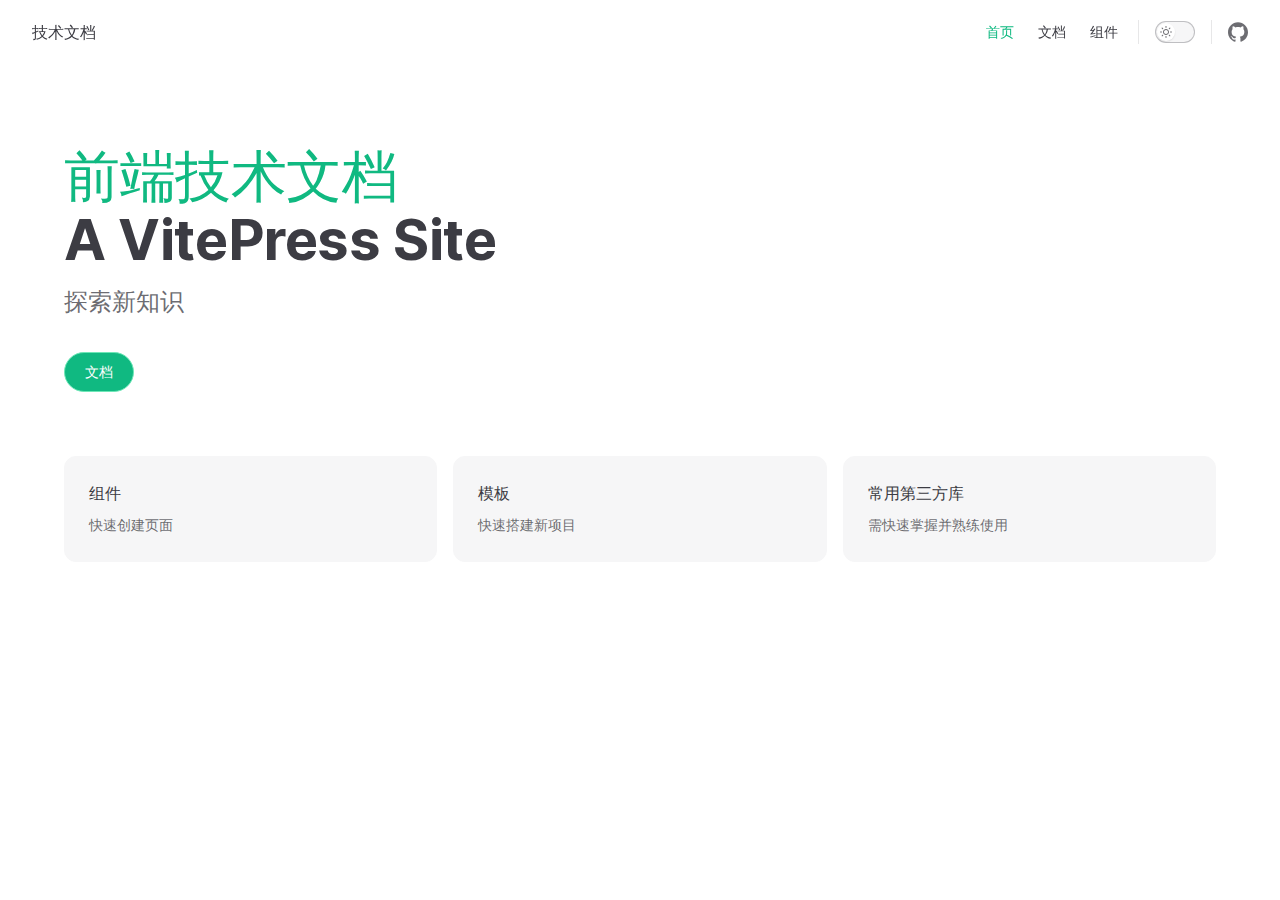
<file: index.html>
<!DOCTYPE html>
<html lang="cn-ZH" dir="ltr">
  <head>
    <meta charset="utf-8">
    <meta name="viewport" content="width=device-width,initial-scale=1">
    <title>技术文档 | 技术文档</title>
    <meta name="description" content="A VitePress Site">
    <link rel="preload stylesheet" href="/assets/style.e2daf525.css" as="style">
    <script type="module" src="/assets/app.87003eda.js"></script>
    <link rel="preload" href="/assets/inter-roman-latin.2ed14f66.woff2" as="font" type="font/woff2" crossorigin="">
  <link rel="modulepreload" href="/assets/chunks/framework.c3e98088.js">
  <link rel="modulepreload" href="/assets/chunks/theme.9c654a62.js">
  <link rel="modulepreload" href="/assets/index.md.5c06ff06.lean.js">
  <script id="check-dark-light">(()=>{const e=localStorage.getItem("vitepress-theme-appearance")||"",a=window.matchMedia("(prefers-color-scheme: dark)").matches;(!e||e==="auto"?a:e==="dark")&&document.documentElement.classList.add("dark")})();</script>
  </head>
  <body>
    <div id="app"><div class="Layout" data-v-b2cf3e0b><!--[--><!--]--><!--[--><span tabindex="-1" data-v-c8616af1></span><a href="#VPContent" class="VPSkipLink visually-hidden" data-v-c8616af1> Skip to content </a><!--]--><!----><header class="VPNav" data-v-b2cf3e0b data-v-7e5bc4a5><div class="VPNavBar" data-v-7e5bc4a5 data-v-7c10cd25><div class="container" data-v-7c10cd25><div class="title" data-v-7c10cd25><div class="VPNavBarTitle" data-v-7c10cd25 data-v-4d981103><a class="title" href="/" data-v-4d981103><!--[--><!--]--><!----><!--[-->技术文档<!--]--><!--[--><!--]--></a></div></div><div class="content" data-v-7c10cd25><div class="curtain" data-v-7c10cd25></div><div class="content-body" data-v-7c10cd25><!--[--><!--]--><div class="VPNavBarSearch search" style="--vp-meta-key:&#39;Meta&#39;;" data-v-7c10cd25><!----></div><nav aria-labelledby="main-nav-aria-label" class="VPNavBarMenu menu" data-v-7c10cd25 data-v-7f418b0f><span id="main-nav-aria-label" class="visually-hidden" data-v-7f418b0f>Main Navigation</span><!--[--><!--[--><a class="VPLink link VPNavBarMenuLink active" href="/" tabindex="0" data-v-7f418b0f data-v-5e623618 data-v-8f4dc553><!--[-->首页<!--]--><!----></a><!--]--><!--[--><a class="VPLink link VPNavBarMenuLink" href="/document.html" tabindex="0" data-v-7f418b0f data-v-5e623618 data-v-8f4dc553><!--[-->文档<!--]--><!----></a><!--]--><!--[--><a class="VPLink link VPNavBarMenuLink" href="/guide/" tabindex="0" data-v-7f418b0f data-v-5e623618 data-v-8f4dc553><!--[-->组件<!--]--><!----></a><!--]--><!--]--></nav><!----><div class="VPNavBarAppearance appearance" data-v-7c10cd25 data-v-f6a63727><button class="VPSwitch VPSwitchAppearance" type="button" role="switch" title="toggle dark mode" aria-checked="false" data-v-f6a63727 data-v-87de0873 data-v-f3c41672><span class="check" data-v-f3c41672><span class="icon" data-v-f3c41672><!--[--><svg xmlns="http://www.w3.org/2000/svg" aria-hidden="true" focusable="false" viewbox="0 0 24 24" class="sun" data-v-87de0873><path d="M12,18c-3.3,0-6-2.7-6-6s2.7-6,6-6s6,2.7,6,6S15.3,18,12,18zM12,8c-2.2,0-4,1.8-4,4c0,2.2,1.8,4,4,4c2.2,0,4-1.8,4-4C16,9.8,14.2,8,12,8z"></path><path d="M12,4c-0.6,0-1-0.4-1-1V1c0-0.6,0.4-1,1-1s1,0.4,1,1v2C13,3.6,12.6,4,12,4z"></path><path d="M12,24c-0.6,0-1-0.4-1-1v-2c0-0.6,0.4-1,1-1s1,0.4,1,1v2C13,23.6,12.6,24,12,24z"></path><path d="M5.6,6.6c-0.3,0-0.5-0.1-0.7-0.3L3.5,4.9c-0.4-0.4-0.4-1,0-1.4s1-0.4,1.4,0l1.4,1.4c0.4,0.4,0.4,1,0,1.4C6.2,6.5,5.9,6.6,5.6,6.6z"></path><path d="M19.8,20.8c-0.3,0-0.5-0.1-0.7-0.3l-1.4-1.4c-0.4-0.4-0.4-1,0-1.4s1-0.4,1.4,0l1.4,1.4c0.4,0.4,0.4,1,0,1.4C20.3,20.7,20,20.8,19.8,20.8z"></path><path d="M3,13H1c-0.6,0-1-0.4-1-1s0.4-1,1-1h2c0.6,0,1,0.4,1,1S3.6,13,3,13z"></path><path d="M23,13h-2c-0.6,0-1-0.4-1-1s0.4-1,1-1h2c0.6,0,1,0.4,1,1S23.6,13,23,13z"></path><path d="M4.2,20.8c-0.3,0-0.5-0.1-0.7-0.3c-0.4-0.4-0.4-1,0-1.4l1.4-1.4c0.4-0.4,1-0.4,1.4,0s0.4,1,0,1.4l-1.4,1.4C4.7,20.7,4.5,20.8,4.2,20.8z"></path><path d="M18.4,6.6c-0.3,0-0.5-0.1-0.7-0.3c-0.4-0.4-0.4-1,0-1.4l1.4-1.4c0.4-0.4,1-0.4,1.4,0s0.4,1,0,1.4l-1.4,1.4C18.9,6.5,18.6,6.6,18.4,6.6z"></path></svg><svg xmlns="http://www.w3.org/2000/svg" aria-hidden="true" focusable="false" viewbox="0 0 24 24" class="moon" data-v-87de0873><path d="M12.1,22c-0.3,0-0.6,0-0.9,0c-5.5-0.5-9.5-5.4-9-10.9c0.4-4.8,4.2-8.6,9-9c0.4,0,0.8,0.2,1,0.5c0.2,0.3,0.2,0.8-0.1,1.1c-2,2.7-1.4,6.4,1.3,8.4c2.1,1.6,5,1.6,7.1,0c0.3-0.2,0.7-0.3,1.1-0.1c0.3,0.2,0.5,0.6,0.5,1c-0.2,2.7-1.5,5.1-3.6,6.8C16.6,21.2,14.4,22,12.1,22zM9.3,4.4c-2.9,1-5,3.6-5.2,6.8c-0.4,4.4,2.8,8.3,7.2,8.7c2.1,0.2,4.2-0.4,5.8-1.8c1.1-0.9,1.9-2.1,2.4-3.4c-2.5,0.9-5.3,0.5-7.5-1.1C9.2,11.4,8.1,7.7,9.3,4.4z"></path></svg><!--]--></span></span></button></div><div class="VPSocialLinks VPNavBarSocialLinks social-links" data-v-7c10cd25 data-v-0394ad82 data-v-d7a53887><!--[--><a class="VPSocialLink" href="https://github.com/vuejs/vitepress" aria-label="github" target="_blank" rel="noopener" data-v-d7a53887 data-v-c530cc0a><svg role="img" viewBox="0 0 24 24" xmlns="http://www.w3.org/2000/svg"><title>GitHub</title><path d="M12 .297c-6.63 0-12 5.373-12 12 0 5.303 3.438 9.8 8.205 11.385.6.113.82-.258.82-.577 0-.285-.01-1.04-.015-2.04-3.338.724-4.042-1.61-4.042-1.61C4.422 18.07 3.633 17.7 3.633 17.7c-1.087-.744.084-.729.084-.729 1.205.084 1.838 1.236 1.838 1.236 1.07 1.835 2.809 1.305 3.495.998.108-.776.417-1.305.76-1.605-2.665-.3-5.466-1.332-5.466-5.93 0-1.31.465-2.38 1.235-3.22-.135-.303-.54-1.523.105-3.176 0 0 1.005-.322 3.3 1.23.96-.267 1.98-.399 3-.405 1.02.006 2.04.138 3 .405 2.28-1.552 3.285-1.23 3.285-1.23.645 1.653.24 2.873.12 3.176.765.84 1.23 1.91 1.23 3.22 0 4.61-2.805 5.625-5.475 5.92.42.36.81 1.096.81 2.22 0 1.606-.015 2.896-.015 3.286 0 .315.21.69.825.57C20.565 22.092 24 17.592 24 12.297c0-6.627-5.373-12-12-12"/></svg></a><!--]--></div><div class="VPFlyout VPNavBarExtra extra" data-v-7c10cd25 data-v-40855f84 data-v-764effdf><button type="button" class="button" aria-haspopup="true" aria-expanded="false" aria-label="extra navigation" data-v-764effdf><svg xmlns="http://www.w3.org/2000/svg" aria-hidden="true" focusable="false" viewbox="0 0 24 24" class="icon" data-v-764effdf><circle cx="12" cy="12" r="2"></circle><circle cx="19" cy="12" r="2"></circle><circle cx="5" cy="12" r="2"></circle></svg></button><div class="menu" data-v-764effdf><div class="VPMenu" data-v-764effdf data-v-e7ea1737><!----><!--[--><!--[--><!----><div class="group" data-v-40855f84><div class="item appearance" data-v-40855f84><p class="label" data-v-40855f84>Appearance</p><div class="appearance-action" data-v-40855f84><button class="VPSwitch VPSwitchAppearance" type="button" role="switch" title="toggle dark mode" aria-checked="false" data-v-40855f84 data-v-87de0873 data-v-f3c41672><span class="check" data-v-f3c41672><span class="icon" data-v-f3c41672><!--[--><svg xmlns="http://www.w3.org/2000/svg" aria-hidden="true" focusable="false" viewbox="0 0 24 24" class="sun" data-v-87de0873><path d="M12,18c-3.3,0-6-2.7-6-6s2.7-6,6-6s6,2.7,6,6S15.3,18,12,18zM12,8c-2.2,0-4,1.8-4,4c0,2.2,1.8,4,4,4c2.2,0,4-1.8,4-4C16,9.8,14.2,8,12,8z"></path><path d="M12,4c-0.6,0-1-0.4-1-1V1c0-0.6,0.4-1,1-1s1,0.4,1,1v2C13,3.6,12.6,4,12,4z"></path><path d="M12,24c-0.6,0-1-0.4-1-1v-2c0-0.6,0.4-1,1-1s1,0.4,1,1v2C13,23.6,12.6,24,12,24z"></path><path d="M5.6,6.6c-0.3,0-0.5-0.1-0.7-0.3L3.5,4.9c-0.4-0.4-0.4-1,0-1.4s1-0.4,1.4,0l1.4,1.4c0.4,0.4,0.4,1,0,1.4C6.2,6.5,5.9,6.6,5.6,6.6z"></path><path d="M19.8,20.8c-0.3,0-0.5-0.1-0.7-0.3l-1.4-1.4c-0.4-0.4-0.4-1,0-1.4s1-0.4,1.4,0l1.4,1.4c0.4,0.4,0.4,1,0,1.4C20.3,20.7,20,20.8,19.8,20.8z"></path><path d="M3,13H1c-0.6,0-1-0.4-1-1s0.4-1,1-1h2c0.6,0,1,0.4,1,1S3.6,13,3,13z"></path><path d="M23,13h-2c-0.6,0-1-0.4-1-1s0.4-1,1-1h2c0.6,0,1,0.4,1,1S23.6,13,23,13z"></path><path d="M4.2,20.8c-0.3,0-0.5-0.1-0.7-0.3c-0.4-0.4-0.4-1,0-1.4l1.4-1.4c0.4-0.4,1-0.4,1.4,0s0.4,1,0,1.4l-1.4,1.4C4.7,20.7,4.5,20.8,4.2,20.8z"></path><path d="M18.4,6.6c-0.3,0-0.5-0.1-0.7-0.3c-0.4-0.4-0.4-1,0-1.4l1.4-1.4c0.4-0.4,1-0.4,1.4,0s0.4,1,0,1.4l-1.4,1.4C18.9,6.5,18.6,6.6,18.4,6.6z"></path></svg><svg xmlns="http://www.w3.org/2000/svg" aria-hidden="true" focusable="false" viewbox="0 0 24 24" class="moon" data-v-87de0873><path d="M12.1,22c-0.3,0-0.6,0-0.9,0c-5.5-0.5-9.5-5.4-9-10.9c0.4-4.8,4.2-8.6,9-9c0.4,0,0.8,0.2,1,0.5c0.2,0.3,0.2,0.8-0.1,1.1c-2,2.7-1.4,6.4,1.3,8.4c2.1,1.6,5,1.6,7.1,0c0.3-0.2,0.7-0.3,1.1-0.1c0.3,0.2,0.5,0.6,0.5,1c-0.2,2.7-1.5,5.1-3.6,6.8C16.6,21.2,14.4,22,12.1,22zM9.3,4.4c-2.9,1-5,3.6-5.2,6.8c-0.4,4.4,2.8,8.3,7.2,8.7c2.1,0.2,4.2-0.4,5.8-1.8c1.1-0.9,1.9-2.1,2.4-3.4c-2.5,0.9-5.3,0.5-7.5-1.1C9.2,11.4,8.1,7.7,9.3,4.4z"></path></svg><!--]--></span></span></button></div></div></div><div class="group" data-v-40855f84><div class="item social-links" data-v-40855f84><div class="VPSocialLinks social-links-list" data-v-40855f84 data-v-d7a53887><!--[--><a class="VPSocialLink" href="https://github.com/vuejs/vitepress" aria-label="github" target="_blank" rel="noopener" data-v-d7a53887 data-v-c530cc0a><svg role="img" viewBox="0 0 24 24" xmlns="http://www.w3.org/2000/svg"><title>GitHub</title><path d="M12 .297c-6.63 0-12 5.373-12 12 0 5.303 3.438 9.8 8.205 11.385.6.113.82-.258.82-.577 0-.285-.01-1.04-.015-2.04-3.338.724-4.042-1.61-4.042-1.61C4.422 18.07 3.633 17.7 3.633 17.7c-1.087-.744.084-.729.084-.729 1.205.084 1.838 1.236 1.838 1.236 1.07 1.835 2.809 1.305 3.495.998.108-.776.417-1.305.76-1.605-2.665-.3-5.466-1.332-5.466-5.93 0-1.31.465-2.38 1.235-3.22-.135-.303-.54-1.523.105-3.176 0 0 1.005-.322 3.3 1.23.96-.267 1.98-.399 3-.405 1.02.006 2.04.138 3 .405 2.28-1.552 3.285-1.23 3.285-1.23.645 1.653.24 2.873.12 3.176.765.84 1.23 1.91 1.23 3.22 0 4.61-2.805 5.625-5.475 5.92.42.36.81 1.096.81 2.22 0 1.606-.015 2.896-.015 3.286 0 .315.21.69.825.57C20.565 22.092 24 17.592 24 12.297c0-6.627-5.373-12-12-12"/></svg></a><!--]--></div></div></div><!--]--><!--]--></div></div></div><!--[--><!--]--><button type="button" class="VPNavBarHamburger hamburger" aria-label="mobile navigation" aria-expanded="false" aria-controls="VPNavScreen" data-v-7c10cd25 data-v-e5dd9c1c><span class="container" data-v-e5dd9c1c><span class="top" data-v-e5dd9c1c></span><span class="middle" data-v-e5dd9c1c></span><span class="bottom" data-v-e5dd9c1c></span></span></button></div></div></div></div><!----></header><!----><!----><div class="VPContent is-home" id="VPContent" data-v-b2cf3e0b data-v-a494bd1d><div class="VPHome" data-v-a494bd1d data-v-d82743a8><!--[--><!--]--><div class="VPHero VPHomeHero" data-v-d82743a8 data-v-fd2650d5><div class="container" data-v-fd2650d5><div class="main" data-v-fd2650d5><!--[--><h1 class="name" data-v-fd2650d5><span class="clip" data-v-fd2650d5>前端技术文档</span></h1><p class="text" data-v-fd2650d5>A VitePress Site</p><p class="tagline" data-v-fd2650d5>探索新知识</p><!--]--><div class="actions" data-v-fd2650d5><!--[--><div class="action" data-v-fd2650d5><a class="VPButton medium brand" href="/document.html" data-v-fd2650d5 data-v-567ba664>文档</a></div><!--]--></div></div><!----></div></div><!--[--><!--]--><!--[--><!--]--><div class="VPFeatures VPHomeFeatures" data-v-d82743a8 data-v-ba861f23><div class="container" data-v-ba861f23><div class="items" data-v-ba861f23><!--[--><div class="grid-3 item" data-v-ba861f23><span class="VPLink VPFeature" data-v-ba861f23 data-v-837f6cca data-v-8f4dc553><!--[--><article class="box" data-v-837f6cca><!----><h2 class="title" data-v-837f6cca>组件</h2><p class="details" data-v-837f6cca>快速创建页面</p><!----></article><!--]--><!----></span></div><div class="grid-3 item" data-v-ba861f23><span class="VPLink VPFeature" data-v-ba861f23 data-v-837f6cca data-v-8f4dc553><!--[--><article class="box" data-v-837f6cca><!----><h2 class="title" data-v-837f6cca>模板</h2><p class="details" data-v-837f6cca>快速搭建新项目</p><!----></article><!--]--><!----></span></div><div class="grid-3 item" data-v-ba861f23><span class="VPLink VPFeature" data-v-ba861f23 data-v-837f6cca data-v-8f4dc553><!--[--><article class="box" data-v-837f6cca><!----><h2 class="title" data-v-837f6cca>常用第三方库</h2><p class="details" data-v-837f6cca>需快速掌握并熟练使用</p><!----></article><!--]--><!----></span></div><!--]--></div></div></div><!--[--><!--]--><div style="position:relative;" data-v-d82743a8><div></div></div></div></div><!----><!--[--><!--]--></div></div>
    <script>__VP_HASH_MAP__ = JSON.parse("{\"components.md\":\"844887d2\",\"guide_te-layout-frame.md\":\"de2960fa\",\"index.md\":\"5c06ff06\",\"document.md\":\"800af583\",\"guide_index.md\":\"3c5c9858\",\"guide_api-examples.md\":\"eca3cea6\",\"markdown-examples.md\":\"a5229f6a\",\"guide_te-page-container-header.md\":\"15fc6614\"}")
__VP_SITE_DATA__ = JSON.parse("{\"lang\":\"cn-ZH\",\"dir\":\"ltr\",\"title\":\"技术文档\",\"description\":\"A VitePress Site\",\"base\":\"/\",\"head\":[],\"appearance\":true,\"themeConfig\":{\"nav\":[{\"text\":\"首页\",\"link\":\"/\"},{\"text\":\"文档\",\"link\":\"/document\"},{\"text\":\"组件\",\"link\":\"/guide/\"}],\"sidebar\":{\"/guide/\":[{\"text\":\"Guide\",\"items\":[{\"text\":\"开始\",\"link\":\"/guide/\"},{\"text\":\"TeLayoutFrame\",\"link\":\"/guide/te-layout-frame\"},{\"text\":\"TePageContainerHeader\",\"link\":\"/guide/te-page-container-header\"}]}]},\"socialLinks\":[{\"icon\":\"github\",\"link\":\"https://github.com/vuejs/vitepress\"}]},\"locales\":{},\"scrollOffset\":90,\"cleanUrls\":false}")</script>
    
  </body>
</html>
</file>
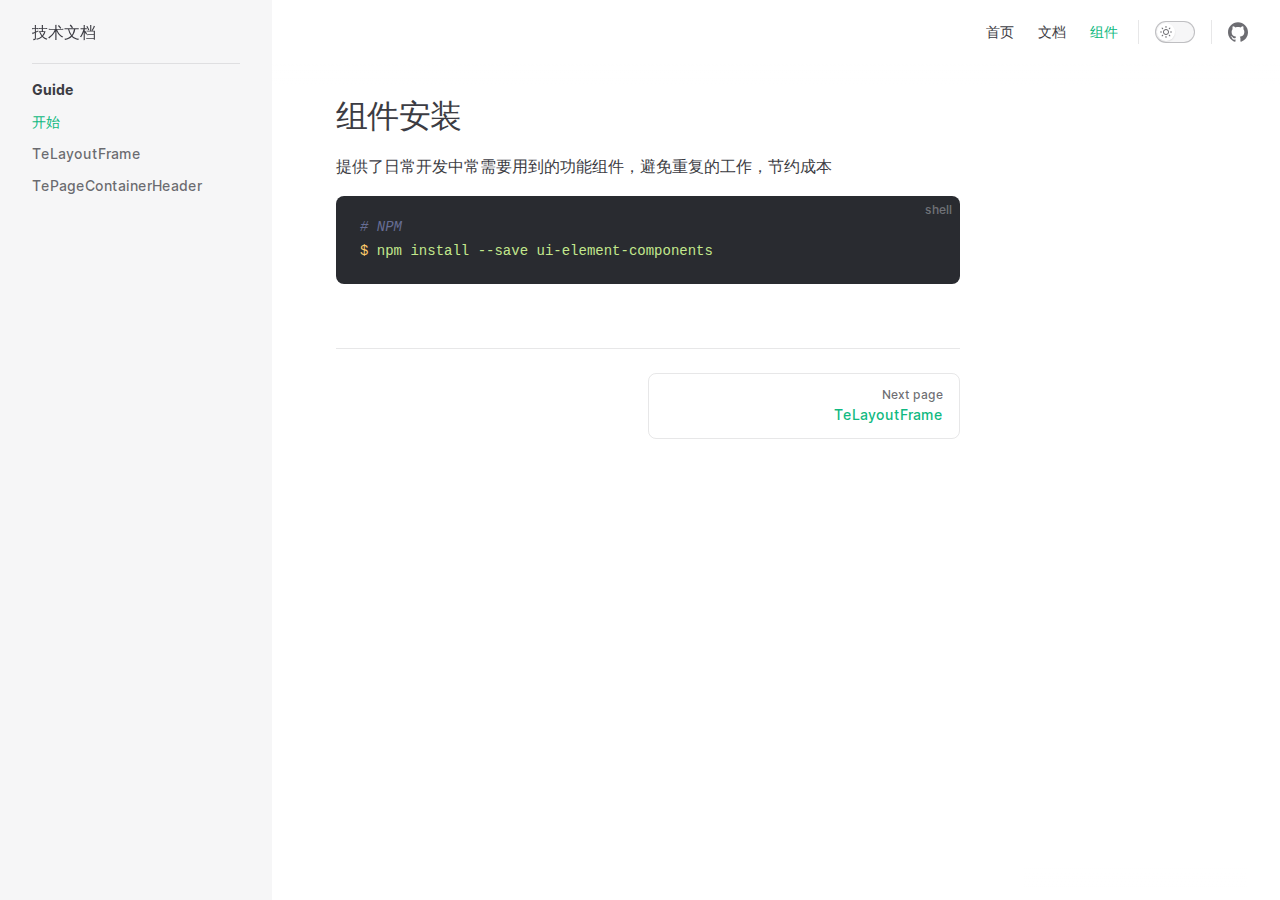
<file: guide/index.html>
<!DOCTYPE html>
<html lang="cn-ZH" dir="ltr">
  <head>
    <meta charset="utf-8">
    <meta name="viewport" content="width=device-width,initial-scale=1">
    <title>组件安装 | 技术文档</title>
    <meta name="description" content="A VitePress Site">
    <link rel="preload stylesheet" href="/assets/style.e2daf525.css" as="style">
    <script type="module" src="/assets/app.87003eda.js"></script>
    <link rel="preload" href="/assets/inter-roman-latin.2ed14f66.woff2" as="font" type="font/woff2" crossorigin="">
  <link rel="modulepreload" href="/assets/chunks/framework.c3e98088.js">
  <link rel="modulepreload" href="/assets/chunks/theme.9c654a62.js">
  <link rel="modulepreload" href="/assets/guide_index.md.3c5c9858.lean.js">
  <script id="check-dark-light">(()=>{const e=localStorage.getItem("vitepress-theme-appearance")||"",a=window.matchMedia("(prefers-color-scheme: dark)").matches;(!e||e==="auto"?a:e==="dark")&&document.documentElement.classList.add("dark")})();</script>
  </head>
  <body>
    <div id="app"><div class="Layout" data-v-b2cf3e0b><!--[--><!--]--><!--[--><span tabindex="-1" data-v-c8616af1></span><a href="#VPContent" class="VPSkipLink visually-hidden" data-v-c8616af1> Skip to content </a><!--]--><!----><header class="VPNav" data-v-b2cf3e0b data-v-7e5bc4a5><div class="VPNavBar has-sidebar" data-v-7e5bc4a5 data-v-7c10cd25><div class="container" data-v-7c10cd25><div class="title" data-v-7c10cd25><div class="VPNavBarTitle has-sidebar" data-v-7c10cd25 data-v-4d981103><a class="title" href="/" data-v-4d981103><!--[--><!--]--><!----><!--[-->技术文档<!--]--><!--[--><!--]--></a></div></div><div class="content" data-v-7c10cd25><div class="curtain" data-v-7c10cd25></div><div class="content-body" data-v-7c10cd25><!--[--><!--]--><div class="VPNavBarSearch search" style="--vp-meta-key:&#39;Meta&#39;;" data-v-7c10cd25><!----></div><nav aria-labelledby="main-nav-aria-label" class="VPNavBarMenu menu" data-v-7c10cd25 data-v-7f418b0f><span id="main-nav-aria-label" class="visually-hidden" data-v-7f418b0f>Main Navigation</span><!--[--><!--[--><a class="VPLink link VPNavBarMenuLink" href="/" tabindex="0" data-v-7f418b0f data-v-5e623618 data-v-8f4dc553><!--[-->首页<!--]--><!----></a><!--]--><!--[--><a class="VPLink link VPNavBarMenuLink" href="/document.html" tabindex="0" data-v-7f418b0f data-v-5e623618 data-v-8f4dc553><!--[-->文档<!--]--><!----></a><!--]--><!--[--><a class="VPLink link VPNavBarMenuLink active" href="/guide/" tabindex="0" data-v-7f418b0f data-v-5e623618 data-v-8f4dc553><!--[-->组件<!--]--><!----></a><!--]--><!--]--></nav><!----><div class="VPNavBarAppearance appearance" data-v-7c10cd25 data-v-f6a63727><button class="VPSwitch VPSwitchAppearance" type="button" role="switch" title="toggle dark mode" aria-checked="false" data-v-f6a63727 data-v-87de0873 data-v-f3c41672><span class="check" data-v-f3c41672><span class="icon" data-v-f3c41672><!--[--><svg xmlns="http://www.w3.org/2000/svg" aria-hidden="true" focusable="false" viewbox="0 0 24 24" class="sun" data-v-87de0873><path d="M12,18c-3.3,0-6-2.7-6-6s2.7-6,6-6s6,2.7,6,6S15.3,18,12,18zM12,8c-2.2,0-4,1.8-4,4c0,2.2,1.8,4,4,4c2.2,0,4-1.8,4-4C16,9.8,14.2,8,12,8z"></path><path d="M12,4c-0.6,0-1-0.4-1-1V1c0-0.6,0.4-1,1-1s1,0.4,1,1v2C13,3.6,12.6,4,12,4z"></path><path d="M12,24c-0.6,0-1-0.4-1-1v-2c0-0.6,0.4-1,1-1s1,0.4,1,1v2C13,23.6,12.6,24,12,24z"></path><path d="M5.6,6.6c-0.3,0-0.5-0.1-0.7-0.3L3.5,4.9c-0.4-0.4-0.4-1,0-1.4s1-0.4,1.4,0l1.4,1.4c0.4,0.4,0.4,1,0,1.4C6.2,6.5,5.9,6.6,5.6,6.6z"></path><path d="M19.8,20.8c-0.3,0-0.5-0.1-0.7-0.3l-1.4-1.4c-0.4-0.4-0.4-1,0-1.4s1-0.4,1.4,0l1.4,1.4c0.4,0.4,0.4,1,0,1.4C20.3,20.7,20,20.8,19.8,20.8z"></path><path d="M3,13H1c-0.6,0-1-0.4-1-1s0.4-1,1-1h2c0.6,0,1,0.4,1,1S3.6,13,3,13z"></path><path d="M23,13h-2c-0.6,0-1-0.4-1-1s0.4-1,1-1h2c0.6,0,1,0.4,1,1S23.6,13,23,13z"></path><path d="M4.2,20.8c-0.3,0-0.5-0.1-0.7-0.3c-0.4-0.4-0.4-1,0-1.4l1.4-1.4c0.4-0.4,1-0.4,1.4,0s0.4,1,0,1.4l-1.4,1.4C4.7,20.7,4.5,20.8,4.2,20.8z"></path><path d="M18.4,6.6c-0.3,0-0.5-0.1-0.7-0.3c-0.4-0.4-0.4-1,0-1.4l1.4-1.4c0.4-0.4,1-0.4,1.4,0s0.4,1,0,1.4l-1.4,1.4C18.9,6.5,18.6,6.6,18.4,6.6z"></path></svg><svg xmlns="http://www.w3.org/2000/svg" aria-hidden="true" focusable="false" viewbox="0 0 24 24" class="moon" data-v-87de0873><path d="M12.1,22c-0.3,0-0.6,0-0.9,0c-5.5-0.5-9.5-5.4-9-10.9c0.4-4.8,4.2-8.6,9-9c0.4,0,0.8,0.2,1,0.5c0.2,0.3,0.2,0.8-0.1,1.1c-2,2.7-1.4,6.4,1.3,8.4c2.1,1.6,5,1.6,7.1,0c0.3-0.2,0.7-0.3,1.1-0.1c0.3,0.2,0.5,0.6,0.5,1c-0.2,2.7-1.5,5.1-3.6,6.8C16.6,21.2,14.4,22,12.1,22zM9.3,4.4c-2.9,1-5,3.6-5.2,6.8c-0.4,4.4,2.8,8.3,7.2,8.7c2.1,0.2,4.2-0.4,5.8-1.8c1.1-0.9,1.9-2.1,2.4-3.4c-2.5,0.9-5.3,0.5-7.5-1.1C9.2,11.4,8.1,7.7,9.3,4.4z"></path></svg><!--]--></span></span></button></div><div class="VPSocialLinks VPNavBarSocialLinks social-links" data-v-7c10cd25 data-v-0394ad82 data-v-d7a53887><!--[--><a class="VPSocialLink" href="https://github.com/vuejs/vitepress" aria-label="github" target="_blank" rel="noopener" data-v-d7a53887 data-v-c530cc0a><svg role="img" viewBox="0 0 24 24" xmlns="http://www.w3.org/2000/svg"><title>GitHub</title><path d="M12 .297c-6.63 0-12 5.373-12 12 0 5.303 3.438 9.8 8.205 11.385.6.113.82-.258.82-.577 0-.285-.01-1.04-.015-2.04-3.338.724-4.042-1.61-4.042-1.61C4.422 18.07 3.633 17.7 3.633 17.7c-1.087-.744.084-.729.084-.729 1.205.084 1.838 1.236 1.838 1.236 1.07 1.835 2.809 1.305 3.495.998.108-.776.417-1.305.76-1.605-2.665-.3-5.466-1.332-5.466-5.93 0-1.31.465-2.38 1.235-3.22-.135-.303-.54-1.523.105-3.176 0 0 1.005-.322 3.3 1.23.96-.267 1.98-.399 3-.405 1.02.006 2.04.138 3 .405 2.28-1.552 3.285-1.23 3.285-1.23.645 1.653.24 2.873.12 3.176.765.84 1.23 1.91 1.23 3.22 0 4.61-2.805 5.625-5.475 5.92.42.36.81 1.096.81 2.22 0 1.606-.015 2.896-.015 3.286 0 .315.21.69.825.57C20.565 22.092 24 17.592 24 12.297c0-6.627-5.373-12-12-12"/></svg></a><!--]--></div><div class="VPFlyout VPNavBarExtra extra" data-v-7c10cd25 data-v-40855f84 data-v-764effdf><button type="button" class="button" aria-haspopup="true" aria-expanded="false" aria-label="extra navigation" data-v-764effdf><svg xmlns="http://www.w3.org/2000/svg" aria-hidden="true" focusable="false" viewbox="0 0 24 24" class="icon" data-v-764effdf><circle cx="12" cy="12" r="2"></circle><circle cx="19" cy="12" r="2"></circle><circle cx="5" cy="12" r="2"></circle></svg></button><div class="menu" data-v-764effdf><div class="VPMenu" data-v-764effdf data-v-e7ea1737><!----><!--[--><!--[--><!----><div class="group" data-v-40855f84><div class="item appearance" data-v-40855f84><p class="label" data-v-40855f84>Appearance</p><div class="appearance-action" data-v-40855f84><button class="VPSwitch VPSwitchAppearance" type="button" role="switch" title="toggle dark mode" aria-checked="false" data-v-40855f84 data-v-87de0873 data-v-f3c41672><span class="check" data-v-f3c41672><span class="icon" data-v-f3c41672><!--[--><svg xmlns="http://www.w3.org/2000/svg" aria-hidden="true" focusable="false" viewbox="0 0 24 24" class="sun" data-v-87de0873><path d="M12,18c-3.3,0-6-2.7-6-6s2.7-6,6-6s6,2.7,6,6S15.3,18,12,18zM12,8c-2.2,0-4,1.8-4,4c0,2.2,1.8,4,4,4c2.2,0,4-1.8,4-4C16,9.8,14.2,8,12,8z"></path><path d="M12,4c-0.6,0-1-0.4-1-1V1c0-0.6,0.4-1,1-1s1,0.4,1,1v2C13,3.6,12.6,4,12,4z"></path><path d="M12,24c-0.6,0-1-0.4-1-1v-2c0-0.6,0.4-1,1-1s1,0.4,1,1v2C13,23.6,12.6,24,12,24z"></path><path d="M5.6,6.6c-0.3,0-0.5-0.1-0.7-0.3L3.5,4.9c-0.4-0.4-0.4-1,0-1.4s1-0.4,1.4,0l1.4,1.4c0.4,0.4,0.4,1,0,1.4C6.2,6.5,5.9,6.6,5.6,6.6z"></path><path d="M19.8,20.8c-0.3,0-0.5-0.1-0.7-0.3l-1.4-1.4c-0.4-0.4-0.4-1,0-1.4s1-0.4,1.4,0l1.4,1.4c0.4,0.4,0.4,1,0,1.4C20.3,20.7,20,20.8,19.8,20.8z"></path><path d="M3,13H1c-0.6,0-1-0.4-1-1s0.4-1,1-1h2c0.6,0,1,0.4,1,1S3.6,13,3,13z"></path><path d="M23,13h-2c-0.6,0-1-0.4-1-1s0.4-1,1-1h2c0.6,0,1,0.4,1,1S23.6,13,23,13z"></path><path d="M4.2,20.8c-0.3,0-0.5-0.1-0.7-0.3c-0.4-0.4-0.4-1,0-1.4l1.4-1.4c0.4-0.4,1-0.4,1.4,0s0.4,1,0,1.4l-1.4,1.4C4.7,20.7,4.5,20.8,4.2,20.8z"></path><path d="M18.4,6.6c-0.3,0-0.5-0.1-0.7-0.3c-0.4-0.4-0.4-1,0-1.4l1.4-1.4c0.4-0.4,1-0.4,1.4,0s0.4,1,0,1.4l-1.4,1.4C18.9,6.5,18.6,6.6,18.4,6.6z"></path></svg><svg xmlns="http://www.w3.org/2000/svg" aria-hidden="true" focusable="false" viewbox="0 0 24 24" class="moon" data-v-87de0873><path d="M12.1,22c-0.3,0-0.6,0-0.9,0c-5.5-0.5-9.5-5.4-9-10.9c0.4-4.8,4.2-8.6,9-9c0.4,0,0.8,0.2,1,0.5c0.2,0.3,0.2,0.8-0.1,1.1c-2,2.7-1.4,6.4,1.3,8.4c2.1,1.6,5,1.6,7.1,0c0.3-0.2,0.7-0.3,1.1-0.1c0.3,0.2,0.5,0.6,0.5,1c-0.2,2.7-1.5,5.1-3.6,6.8C16.6,21.2,14.4,22,12.1,22zM9.3,4.4c-2.9,1-5,3.6-5.2,6.8c-0.4,4.4,2.8,8.3,7.2,8.7c2.1,0.2,4.2-0.4,5.8-1.8c1.1-0.9,1.9-2.1,2.4-3.4c-2.5,0.9-5.3,0.5-7.5-1.1C9.2,11.4,8.1,7.7,9.3,4.4z"></path></svg><!--]--></span></span></button></div></div></div><div class="group" data-v-40855f84><div class="item social-links" data-v-40855f84><div class="VPSocialLinks social-links-list" data-v-40855f84 data-v-d7a53887><!--[--><a class="VPSocialLink" href="https://github.com/vuejs/vitepress" aria-label="github" target="_blank" rel="noopener" data-v-d7a53887 data-v-c530cc0a><svg role="img" viewBox="0 0 24 24" xmlns="http://www.w3.org/2000/svg"><title>GitHub</title><path d="M12 .297c-6.63 0-12 5.373-12 12 0 5.303 3.438 9.8 8.205 11.385.6.113.82-.258.82-.577 0-.285-.01-1.04-.015-2.04-3.338.724-4.042-1.61-4.042-1.61C4.422 18.07 3.633 17.7 3.633 17.7c-1.087-.744.084-.729.084-.729 1.205.084 1.838 1.236 1.838 1.236 1.07 1.835 2.809 1.305 3.495.998.108-.776.417-1.305.76-1.605-2.665-.3-5.466-1.332-5.466-5.93 0-1.31.465-2.38 1.235-3.22-.135-.303-.54-1.523.105-3.176 0 0 1.005-.322 3.3 1.23.96-.267 1.98-.399 3-.405 1.02.006 2.04.138 3 .405 2.28-1.552 3.285-1.23 3.285-1.23.645 1.653.24 2.873.12 3.176.765.84 1.23 1.91 1.23 3.22 0 4.61-2.805 5.625-5.475 5.92.42.36.81 1.096.81 2.22 0 1.606-.015 2.896-.015 3.286 0 .315.21.69.825.57C20.565 22.092 24 17.592 24 12.297c0-6.627-5.373-12-12-12"/></svg></a><!--]--></div></div></div><!--]--><!--]--></div></div></div><!--[--><!--]--><button type="button" class="VPNavBarHamburger hamburger" aria-label="mobile navigation" aria-expanded="false" aria-controls="VPNavScreen" data-v-7c10cd25 data-v-e5dd9c1c><span class="container" data-v-e5dd9c1c><span class="top" data-v-e5dd9c1c></span><span class="middle" data-v-e5dd9c1c></span><span class="bottom" data-v-e5dd9c1c></span></span></button></div></div></div></div><!----></header><div class="VPLocalNav" data-v-b2cf3e0b data-v-392e1bf8><button class="menu" aria-expanded="false" aria-controls="VPSidebarNav" data-v-392e1bf8><svg xmlns="http://www.w3.org/2000/svg" aria-hidden="true" focusable="false" viewbox="0 0 24 24" class="menu-icon" data-v-392e1bf8><path d="M17,11H3c-0.6,0-1-0.4-1-1s0.4-1,1-1h14c0.6,0,1,0.4,1,1S17.6,11,17,11z"></path><path d="M21,7H3C2.4,7,2,6.6,2,6s0.4-1,1-1h18c0.6,0,1,0.4,1,1S21.6,7,21,7z"></path><path d="M21,15H3c-0.6,0-1-0.4-1-1s0.4-1,1-1h18c0.6,0,1,0.4,1,1S21.6,15,21,15z"></path><path d="M17,19H3c-0.6,0-1-0.4-1-1s0.4-1,1-1h14c0.6,0,1,0.4,1,1S17.6,19,17,19z"></path></svg><span class="menu-text" data-v-392e1bf8>Menu</span></button><div class="VPLocalNavOutlineDropdown" style="--vp-vh:0px;" data-v-392e1bf8 data-v-079b16a8><button data-v-079b16a8>Return to top</button><!----></div></div><aside class="VPSidebar" data-v-b2cf3e0b data-v-af16598e><div class="curtain" data-v-af16598e></div><nav class="nav" id="VPSidebarNav" aria-labelledby="sidebar-aria-label" tabindex="-1" data-v-af16598e><span class="visually-hidden" id="sidebar-aria-label" data-v-af16598e> Sidebar Navigation </span><!--[--><!--]--><!--[--><div class="group" data-v-af16598e><section class="VPSidebarItem level-0 has-active" data-v-af16598e data-v-c4656e6d><div class="item" role="button" tabindex="0" data-v-c4656e6d><div class="indicator" data-v-c4656e6d></div><h2 class="text" data-v-c4656e6d>Guide</h2><!----></div><div class="items" data-v-c4656e6d><!--[--><div class="VPSidebarItem level-1 is-link is-active has-active" data-v-c4656e6d data-v-c4656e6d><div class="item" data-v-c4656e6d><div class="indicator" data-v-c4656e6d></div><a class="VPLink link link" href="/guide/" data-v-c4656e6d data-v-8f4dc553><!--[--><p class="text" data-v-c4656e6d>开始</p><!--]--><!----></a><!----></div><!----></div><div class="VPSidebarItem level-1 is-link" data-v-c4656e6d data-v-c4656e6d><div class="item" data-v-c4656e6d><div class="indicator" data-v-c4656e6d></div><a class="VPLink link link" href="/guide/te-layout-frame.html" data-v-c4656e6d data-v-8f4dc553><!--[--><p class="text" data-v-c4656e6d>TeLayoutFrame</p><!--]--><!----></a><!----></div><!----></div><div class="VPSidebarItem level-1 is-link" data-v-c4656e6d data-v-c4656e6d><div class="item" data-v-c4656e6d><div class="indicator" data-v-c4656e6d></div><a class="VPLink link link" href="/guide/te-page-container-header.html" data-v-c4656e6d data-v-8f4dc553><!--[--><p class="text" data-v-c4656e6d>TePageContainerHeader</p><!--]--><!----></a><!----></div><!----></div><!--]--></div></section></div><!--]--><!--[--><!--]--></nav></aside><div class="VPContent has-sidebar" id="VPContent" data-v-b2cf3e0b data-v-a494bd1d><div class="VPDoc has-sidebar has-aside" data-v-a494bd1d data-v-c4b0d3cf><!--[--><!--]--><div class="container" data-v-c4b0d3cf><div class="aside" data-v-c4b0d3cf><div class="aside-curtain" data-v-c4b0d3cf></div><div class="aside-container" data-v-c4b0d3cf><div class="aside-content" data-v-c4b0d3cf><div class="VPDocAside" data-v-c4b0d3cf data-v-3f215769><!--[--><!--]--><!--[--><!--]--><div class="VPDocAsideOutline" data-v-3f215769 data-v-ff0f39c8><div class="content" data-v-ff0f39c8><div class="outline-marker" data-v-ff0f39c8></div><div class="outline-title" data-v-ff0f39c8>On this page</div><nav aria-labelledby="doc-outline-aria-label" data-v-ff0f39c8><span class="visually-hidden" id="doc-outline-aria-label" data-v-ff0f39c8> Table of Contents for current page </span><ul class="root" data-v-ff0f39c8 data-v-9a431c33><!--[--><!--]--></ul></nav></div></div><!--[--><!--]--><div class="spacer" data-v-3f215769></div><!--[--><!--]--><!----><!--[--><!--]--><!--[--><!--]--></div></div></div></div><div class="content" data-v-c4b0d3cf><div class="content-container" data-v-c4b0d3cf><!--[--><!--]--><!----><main class="main" data-v-c4b0d3cf><div style="position:relative;" class="vp-doc _guide_index" data-v-c4b0d3cf><div><h1 id="组件安装" tabindex="-1">组件安装 <a class="header-anchor" href="#组件安装" aria-label="Permalink to &quot;组件安装&quot;">​</a></h1><p>提供了日常开发中常需要用到的功能组件，避免重复的工作，节约成本</p><div class="language-shell"><button title="Copy Code" class="copy"></button><span class="lang">shell</span><pre class="shiki material-theme-palenight"><code><span class="line"><span style="color:#676E95;font-style:italic;"># NPM</span></span>
<span class="line"><span style="color:#FFCB6B;">$</span><span style="color:#A6ACCD;"> </span><span style="color:#C3E88D;">npm</span><span style="color:#A6ACCD;"> </span><span style="color:#C3E88D;">install</span><span style="color:#A6ACCD;"> </span><span style="color:#C3E88D;">--save</span><span style="color:#A6ACCD;"> </span><span style="color:#C3E88D;">ui-element-components</span></span></code></pre></div></div></div></main><footer class="VPDocFooter" data-v-c4b0d3cf data-v-face870a><!--[--><!--]--><!----><div class="prev-next" data-v-face870a><div class="pager" data-v-face870a><!----></div><div class="pager" data-v-face870a><a class="pager-link next" href="/guide/te-layout-frame.html" data-v-face870a><span class="desc" data-v-face870a>Next page</span><span class="title" data-v-face870a>TeLayoutFrame</span></a></div></div></footer><!--[--><!--]--></div></div></div><!--[--><!--]--></div></div><!----><!--[--><!--]--></div></div>
    <script>__VP_HASH_MAP__ = JSON.parse("{\"components.md\":\"844887d2\",\"guide_te-layout-frame.md\":\"de2960fa\",\"index.md\":\"5c06ff06\",\"document.md\":\"800af583\",\"guide_index.md\":\"3c5c9858\",\"guide_api-examples.md\":\"eca3cea6\",\"markdown-examples.md\":\"a5229f6a\",\"guide_te-page-container-header.md\":\"15fc6614\"}")
__VP_SITE_DATA__ = JSON.parse("{\"lang\":\"cn-ZH\",\"dir\":\"ltr\",\"title\":\"技术文档\",\"description\":\"A VitePress Site\",\"base\":\"/\",\"head\":[],\"appearance\":true,\"themeConfig\":{\"nav\":[{\"text\":\"首页\",\"link\":\"/\"},{\"text\":\"文档\",\"link\":\"/document\"},{\"text\":\"组件\",\"link\":\"/guide/\"}],\"sidebar\":{\"/guide/\":[{\"text\":\"Guide\",\"items\":[{\"text\":\"开始\",\"link\":\"/guide/\"},{\"text\":\"TeLayoutFrame\",\"link\":\"/guide/te-layout-frame\"},{\"text\":\"TePageContainerHeader\",\"link\":\"/guide/te-page-container-header\"}]}]},\"socialLinks\":[{\"icon\":\"github\",\"link\":\"https://github.com/vuejs/vitepress\"}]},\"locales\":{},\"scrollOffset\":90,\"cleanUrls\":false}")</script>
    
  </body>
</html>
</file>
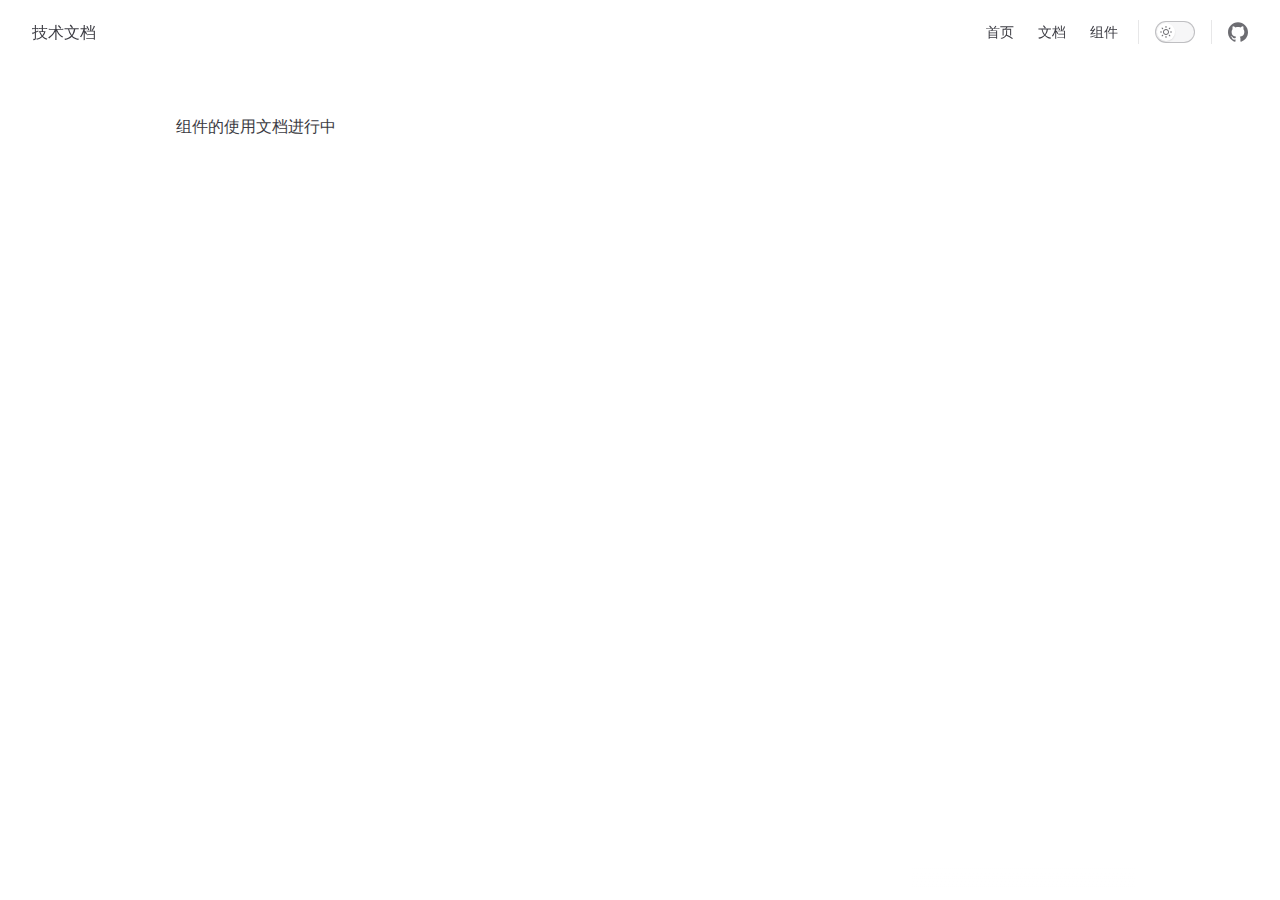
<file: components.html>
<!DOCTYPE html>
<html lang="cn-ZH" dir="ltr">
  <head>
    <meta charset="utf-8">
    <meta name="viewport" content="width=device-width,initial-scale=1">
    <title>技术文档 | 技术文档</title>
    <meta name="description" content="A VitePress Site">
    <link rel="preload stylesheet" href="/assets/style.e2daf525.css" as="style">
    <script type="module" src="/assets/app.87003eda.js"></script>
    <link rel="preload" href="/assets/inter-roman-latin.2ed14f66.woff2" as="font" type="font/woff2" crossorigin="">
  <link rel="modulepreload" href="/assets/chunks/framework.c3e98088.js">
  <link rel="modulepreload" href="/assets/chunks/theme.9c654a62.js">
  <link rel="modulepreload" href="/assets/components.md.844887d2.lean.js">
  <script id="check-dark-light">(()=>{const e=localStorage.getItem("vitepress-theme-appearance")||"",a=window.matchMedia("(prefers-color-scheme: dark)").matches;(!e||e==="auto"?a:e==="dark")&&document.documentElement.classList.add("dark")})();</script>
  </head>
  <body>
    <div id="app"><div class="Layout" data-v-b2cf3e0b><!--[--><!--]--><!--[--><span tabindex="-1" data-v-c8616af1></span><a href="#VPContent" class="VPSkipLink visually-hidden" data-v-c8616af1> Skip to content </a><!--]--><!----><header class="VPNav" data-v-b2cf3e0b data-v-7e5bc4a5><div class="VPNavBar" data-v-7e5bc4a5 data-v-7c10cd25><div class="container" data-v-7c10cd25><div class="title" data-v-7c10cd25><div class="VPNavBarTitle" data-v-7c10cd25 data-v-4d981103><a class="title" href="/" data-v-4d981103><!--[--><!--]--><!----><!--[-->技术文档<!--]--><!--[--><!--]--></a></div></div><div class="content" data-v-7c10cd25><div class="curtain" data-v-7c10cd25></div><div class="content-body" data-v-7c10cd25><!--[--><!--]--><div class="VPNavBarSearch search" style="--vp-meta-key:&#39;Meta&#39;;" data-v-7c10cd25><!----></div><nav aria-labelledby="main-nav-aria-label" class="VPNavBarMenu menu" data-v-7c10cd25 data-v-7f418b0f><span id="main-nav-aria-label" class="visually-hidden" data-v-7f418b0f>Main Navigation</span><!--[--><!--[--><a class="VPLink link VPNavBarMenuLink" href="/" tabindex="0" data-v-7f418b0f data-v-5e623618 data-v-8f4dc553><!--[-->首页<!--]--><!----></a><!--]--><!--[--><a class="VPLink link VPNavBarMenuLink" href="/document.html" tabindex="0" data-v-7f418b0f data-v-5e623618 data-v-8f4dc553><!--[-->文档<!--]--><!----></a><!--]--><!--[--><a class="VPLink link VPNavBarMenuLink" href="/guide/" tabindex="0" data-v-7f418b0f data-v-5e623618 data-v-8f4dc553><!--[-->组件<!--]--><!----></a><!--]--><!--]--></nav><!----><div class="VPNavBarAppearance appearance" data-v-7c10cd25 data-v-f6a63727><button class="VPSwitch VPSwitchAppearance" type="button" role="switch" title="toggle dark mode" aria-checked="false" data-v-f6a63727 data-v-87de0873 data-v-f3c41672><span class="check" data-v-f3c41672><span class="icon" data-v-f3c41672><!--[--><svg xmlns="http://www.w3.org/2000/svg" aria-hidden="true" focusable="false" viewbox="0 0 24 24" class="sun" data-v-87de0873><path d="M12,18c-3.3,0-6-2.7-6-6s2.7-6,6-6s6,2.7,6,6S15.3,18,12,18zM12,8c-2.2,0-4,1.8-4,4c0,2.2,1.8,4,4,4c2.2,0,4-1.8,4-4C16,9.8,14.2,8,12,8z"></path><path d="M12,4c-0.6,0-1-0.4-1-1V1c0-0.6,0.4-1,1-1s1,0.4,1,1v2C13,3.6,12.6,4,12,4z"></path><path d="M12,24c-0.6,0-1-0.4-1-1v-2c0-0.6,0.4-1,1-1s1,0.4,1,1v2C13,23.6,12.6,24,12,24z"></path><path d="M5.6,6.6c-0.3,0-0.5-0.1-0.7-0.3L3.5,4.9c-0.4-0.4-0.4-1,0-1.4s1-0.4,1.4,0l1.4,1.4c0.4,0.4,0.4,1,0,1.4C6.2,6.5,5.9,6.6,5.6,6.6z"></path><path d="M19.8,20.8c-0.3,0-0.5-0.1-0.7-0.3l-1.4-1.4c-0.4-0.4-0.4-1,0-1.4s1-0.4,1.4,0l1.4,1.4c0.4,0.4,0.4,1,0,1.4C20.3,20.7,20,20.8,19.8,20.8z"></path><path d="M3,13H1c-0.6,0-1-0.4-1-1s0.4-1,1-1h2c0.6,0,1,0.4,1,1S3.6,13,3,13z"></path><path d="M23,13h-2c-0.6,0-1-0.4-1-1s0.4-1,1-1h2c0.6,0,1,0.4,1,1S23.6,13,23,13z"></path><path d="M4.2,20.8c-0.3,0-0.5-0.1-0.7-0.3c-0.4-0.4-0.4-1,0-1.4l1.4-1.4c0.4-0.4,1-0.4,1.4,0s0.4,1,0,1.4l-1.4,1.4C4.7,20.7,4.5,20.8,4.2,20.8z"></path><path d="M18.4,6.6c-0.3,0-0.5-0.1-0.7-0.3c-0.4-0.4-0.4-1,0-1.4l1.4-1.4c0.4-0.4,1-0.4,1.4,0s0.4,1,0,1.4l-1.4,1.4C18.9,6.5,18.6,6.6,18.4,6.6z"></path></svg><svg xmlns="http://www.w3.org/2000/svg" aria-hidden="true" focusable="false" viewbox="0 0 24 24" class="moon" data-v-87de0873><path d="M12.1,22c-0.3,0-0.6,0-0.9,0c-5.5-0.5-9.5-5.4-9-10.9c0.4-4.8,4.2-8.6,9-9c0.4,0,0.8,0.2,1,0.5c0.2,0.3,0.2,0.8-0.1,1.1c-2,2.7-1.4,6.4,1.3,8.4c2.1,1.6,5,1.6,7.1,0c0.3-0.2,0.7-0.3,1.1-0.1c0.3,0.2,0.5,0.6,0.5,1c-0.2,2.7-1.5,5.1-3.6,6.8C16.6,21.2,14.4,22,12.1,22zM9.3,4.4c-2.9,1-5,3.6-5.2,6.8c-0.4,4.4,2.8,8.3,7.2,8.7c2.1,0.2,4.2-0.4,5.8-1.8c1.1-0.9,1.9-2.1,2.4-3.4c-2.5,0.9-5.3,0.5-7.5-1.1C9.2,11.4,8.1,7.7,9.3,4.4z"></path></svg><!--]--></span></span></button></div><div class="VPSocialLinks VPNavBarSocialLinks social-links" data-v-7c10cd25 data-v-0394ad82 data-v-d7a53887><!--[--><a class="VPSocialLink" href="https://github.com/vuejs/vitepress" aria-label="github" target="_blank" rel="noopener" data-v-d7a53887 data-v-c530cc0a><svg role="img" viewBox="0 0 24 24" xmlns="http://www.w3.org/2000/svg"><title>GitHub</title><path d="M12 .297c-6.63 0-12 5.373-12 12 0 5.303 3.438 9.8 8.205 11.385.6.113.82-.258.82-.577 0-.285-.01-1.04-.015-2.04-3.338.724-4.042-1.61-4.042-1.61C4.422 18.07 3.633 17.7 3.633 17.7c-1.087-.744.084-.729.084-.729 1.205.084 1.838 1.236 1.838 1.236 1.07 1.835 2.809 1.305 3.495.998.108-.776.417-1.305.76-1.605-2.665-.3-5.466-1.332-5.466-5.93 0-1.31.465-2.38 1.235-3.22-.135-.303-.54-1.523.105-3.176 0 0 1.005-.322 3.3 1.23.96-.267 1.98-.399 3-.405 1.02.006 2.04.138 3 .405 2.28-1.552 3.285-1.23 3.285-1.23.645 1.653.24 2.873.12 3.176.765.84 1.23 1.91 1.23 3.22 0 4.61-2.805 5.625-5.475 5.92.42.36.81 1.096.81 2.22 0 1.606-.015 2.896-.015 3.286 0 .315.21.69.825.57C20.565 22.092 24 17.592 24 12.297c0-6.627-5.373-12-12-12"/></svg></a><!--]--></div><div class="VPFlyout VPNavBarExtra extra" data-v-7c10cd25 data-v-40855f84 data-v-764effdf><button type="button" class="button" aria-haspopup="true" aria-expanded="false" aria-label="extra navigation" data-v-764effdf><svg xmlns="http://www.w3.org/2000/svg" aria-hidden="true" focusable="false" viewbox="0 0 24 24" class="icon" data-v-764effdf><circle cx="12" cy="12" r="2"></circle><circle cx="19" cy="12" r="2"></circle><circle cx="5" cy="12" r="2"></circle></svg></button><div class="menu" data-v-764effdf><div class="VPMenu" data-v-764effdf data-v-e7ea1737><!----><!--[--><!--[--><!----><div class="group" data-v-40855f84><div class="item appearance" data-v-40855f84><p class="label" data-v-40855f84>Appearance</p><div class="appearance-action" data-v-40855f84><button class="VPSwitch VPSwitchAppearance" type="button" role="switch" title="toggle dark mode" aria-checked="false" data-v-40855f84 data-v-87de0873 data-v-f3c41672><span class="check" data-v-f3c41672><span class="icon" data-v-f3c41672><!--[--><svg xmlns="http://www.w3.org/2000/svg" aria-hidden="true" focusable="false" viewbox="0 0 24 24" class="sun" data-v-87de0873><path d="M12,18c-3.3,0-6-2.7-6-6s2.7-6,6-6s6,2.7,6,6S15.3,18,12,18zM12,8c-2.2,0-4,1.8-4,4c0,2.2,1.8,4,4,4c2.2,0,4-1.8,4-4C16,9.8,14.2,8,12,8z"></path><path d="M12,4c-0.6,0-1-0.4-1-1V1c0-0.6,0.4-1,1-1s1,0.4,1,1v2C13,3.6,12.6,4,12,4z"></path><path d="M12,24c-0.6,0-1-0.4-1-1v-2c0-0.6,0.4-1,1-1s1,0.4,1,1v2C13,23.6,12.6,24,12,24z"></path><path d="M5.6,6.6c-0.3,0-0.5-0.1-0.7-0.3L3.5,4.9c-0.4-0.4-0.4-1,0-1.4s1-0.4,1.4,0l1.4,1.4c0.4,0.4,0.4,1,0,1.4C6.2,6.5,5.9,6.6,5.6,6.6z"></path><path d="M19.8,20.8c-0.3,0-0.5-0.1-0.7-0.3l-1.4-1.4c-0.4-0.4-0.4-1,0-1.4s1-0.4,1.4,0l1.4,1.4c0.4,0.4,0.4,1,0,1.4C20.3,20.7,20,20.8,19.8,20.8z"></path><path d="M3,13H1c-0.6,0-1-0.4-1-1s0.4-1,1-1h2c0.6,0,1,0.4,1,1S3.6,13,3,13z"></path><path d="M23,13h-2c-0.6,0-1-0.4-1-1s0.4-1,1-1h2c0.6,0,1,0.4,1,1S23.6,13,23,13z"></path><path d="M4.2,20.8c-0.3,0-0.5-0.1-0.7-0.3c-0.4-0.4-0.4-1,0-1.4l1.4-1.4c0.4-0.4,1-0.4,1.4,0s0.4,1,0,1.4l-1.4,1.4C4.7,20.7,4.5,20.8,4.2,20.8z"></path><path d="M18.4,6.6c-0.3,0-0.5-0.1-0.7-0.3c-0.4-0.4-0.4-1,0-1.4l1.4-1.4c0.4-0.4,1-0.4,1.4,0s0.4,1,0,1.4l-1.4,1.4C18.9,6.5,18.6,6.6,18.4,6.6z"></path></svg><svg xmlns="http://www.w3.org/2000/svg" aria-hidden="true" focusable="false" viewbox="0 0 24 24" class="moon" data-v-87de0873><path d="M12.1,22c-0.3,0-0.6,0-0.9,0c-5.5-0.5-9.5-5.4-9-10.9c0.4-4.8,4.2-8.6,9-9c0.4,0,0.8,0.2,1,0.5c0.2,0.3,0.2,0.8-0.1,1.1c-2,2.7-1.4,6.4,1.3,8.4c2.1,1.6,5,1.6,7.1,0c0.3-0.2,0.7-0.3,1.1-0.1c0.3,0.2,0.5,0.6,0.5,1c-0.2,2.7-1.5,5.1-3.6,6.8C16.6,21.2,14.4,22,12.1,22zM9.3,4.4c-2.9,1-5,3.6-5.2,6.8c-0.4,4.4,2.8,8.3,7.2,8.7c2.1,0.2,4.2-0.4,5.8-1.8c1.1-0.9,1.9-2.1,2.4-3.4c-2.5,0.9-5.3,0.5-7.5-1.1C9.2,11.4,8.1,7.7,9.3,4.4z"></path></svg><!--]--></span></span></button></div></div></div><div class="group" data-v-40855f84><div class="item social-links" data-v-40855f84><div class="VPSocialLinks social-links-list" data-v-40855f84 data-v-d7a53887><!--[--><a class="VPSocialLink" href="https://github.com/vuejs/vitepress" aria-label="github" target="_blank" rel="noopener" data-v-d7a53887 data-v-c530cc0a><svg role="img" viewBox="0 0 24 24" xmlns="http://www.w3.org/2000/svg"><title>GitHub</title><path d="M12 .297c-6.63 0-12 5.373-12 12 0 5.303 3.438 9.8 8.205 11.385.6.113.82-.258.82-.577 0-.285-.01-1.04-.015-2.04-3.338.724-4.042-1.61-4.042-1.61C4.422 18.07 3.633 17.7 3.633 17.7c-1.087-.744.084-.729.084-.729 1.205.084 1.838 1.236 1.838 1.236 1.07 1.835 2.809 1.305 3.495.998.108-.776.417-1.305.76-1.605-2.665-.3-5.466-1.332-5.466-5.93 0-1.31.465-2.38 1.235-3.22-.135-.303-.54-1.523.105-3.176 0 0 1.005-.322 3.3 1.23.96-.267 1.98-.399 3-.405 1.02.006 2.04.138 3 .405 2.28-1.552 3.285-1.23 3.285-1.23.645 1.653.24 2.873.12 3.176.765.84 1.23 1.91 1.23 3.22 0 4.61-2.805 5.625-5.475 5.92.42.36.81 1.096.81 2.22 0 1.606-.015 2.896-.015 3.286 0 .315.21.69.825.57C20.565 22.092 24 17.592 24 12.297c0-6.627-5.373-12-12-12"/></svg></a><!--]--></div></div></div><!--]--><!--]--></div></div></div><!--[--><!--]--><button type="button" class="VPNavBarHamburger hamburger" aria-label="mobile navigation" aria-expanded="false" aria-controls="VPNavScreen" data-v-7c10cd25 data-v-e5dd9c1c><span class="container" data-v-e5dd9c1c><span class="top" data-v-e5dd9c1c></span><span class="middle" data-v-e5dd9c1c></span><span class="bottom" data-v-e5dd9c1c></span></span></button></div></div></div></div><!----></header><div class="VPLocalNav" data-v-b2cf3e0b data-v-392e1bf8><!----><div class="VPLocalNavOutlineDropdown" style="--vp-vh:0px;" data-v-392e1bf8 data-v-079b16a8><button data-v-079b16a8>Return to top</button><!----></div></div><!----><div class="VPContent" id="VPContent" data-v-b2cf3e0b data-v-a494bd1d><div class="VPDoc has-aside" data-v-a494bd1d data-v-c4b0d3cf><!--[--><!--]--><div class="container" data-v-c4b0d3cf><div class="aside" data-v-c4b0d3cf><div class="aside-curtain" data-v-c4b0d3cf></div><div class="aside-container" data-v-c4b0d3cf><div class="aside-content" data-v-c4b0d3cf><div class="VPDocAside" data-v-c4b0d3cf data-v-3f215769><!--[--><!--]--><!--[--><!--]--><div class="VPDocAsideOutline" data-v-3f215769 data-v-ff0f39c8><div class="content" data-v-ff0f39c8><div class="outline-marker" data-v-ff0f39c8></div><div class="outline-title" data-v-ff0f39c8>On this page</div><nav aria-labelledby="doc-outline-aria-label" data-v-ff0f39c8><span class="visually-hidden" id="doc-outline-aria-label" data-v-ff0f39c8> Table of Contents for current page </span><ul class="root" data-v-ff0f39c8 data-v-9a431c33><!--[--><!--]--></ul></nav></div></div><!--[--><!--]--><div class="spacer" data-v-3f215769></div><!--[--><!--]--><!----><!--[--><!--]--><!--[--><!--]--></div></div></div></div><div class="content" data-v-c4b0d3cf><div class="content-container" data-v-c4b0d3cf><!--[--><!--]--><!----><main class="main" data-v-c4b0d3cf><div style="position:relative;" class="vp-doc _components" data-v-c4b0d3cf><div><p>组件的使用文档进行中</p></div></div></main><footer class="VPDocFooter" data-v-c4b0d3cf data-v-face870a><!--[--><!--]--><!----><!----></footer><!--[--><!--]--></div></div></div><!--[--><!--]--></div></div><!----><!--[--><!--]--></div></div>
    <script>__VP_HASH_MAP__ = JSON.parse("{\"components.md\":\"844887d2\",\"guide_te-layout-frame.md\":\"de2960fa\",\"index.md\":\"5c06ff06\",\"document.md\":\"800af583\",\"guide_index.md\":\"3c5c9858\",\"guide_api-examples.md\":\"eca3cea6\",\"markdown-examples.md\":\"a5229f6a\",\"guide_te-page-container-header.md\":\"15fc6614\"}")
__VP_SITE_DATA__ = JSON.parse("{\"lang\":\"cn-ZH\",\"dir\":\"ltr\",\"title\":\"技术文档\",\"description\":\"A VitePress Site\",\"base\":\"/\",\"head\":[],\"appearance\":true,\"themeConfig\":{\"nav\":[{\"text\":\"首页\",\"link\":\"/\"},{\"text\":\"文档\",\"link\":\"/document\"},{\"text\":\"组件\",\"link\":\"/guide/\"}],\"sidebar\":{\"/guide/\":[{\"text\":\"Guide\",\"items\":[{\"text\":\"开始\",\"link\":\"/guide/\"},{\"text\":\"TeLayoutFrame\",\"link\":\"/guide/te-layout-frame\"},{\"text\":\"TePageContainerHeader\",\"link\":\"/guide/te-page-container-header\"}]}]},\"socialLinks\":[{\"icon\":\"github\",\"link\":\"https://github.com/vuejs/vitepress\"}]},\"locales\":{},\"scrollOffset\":90,\"cleanUrls\":false}")</script>
    
  </body>
</html>
</file>
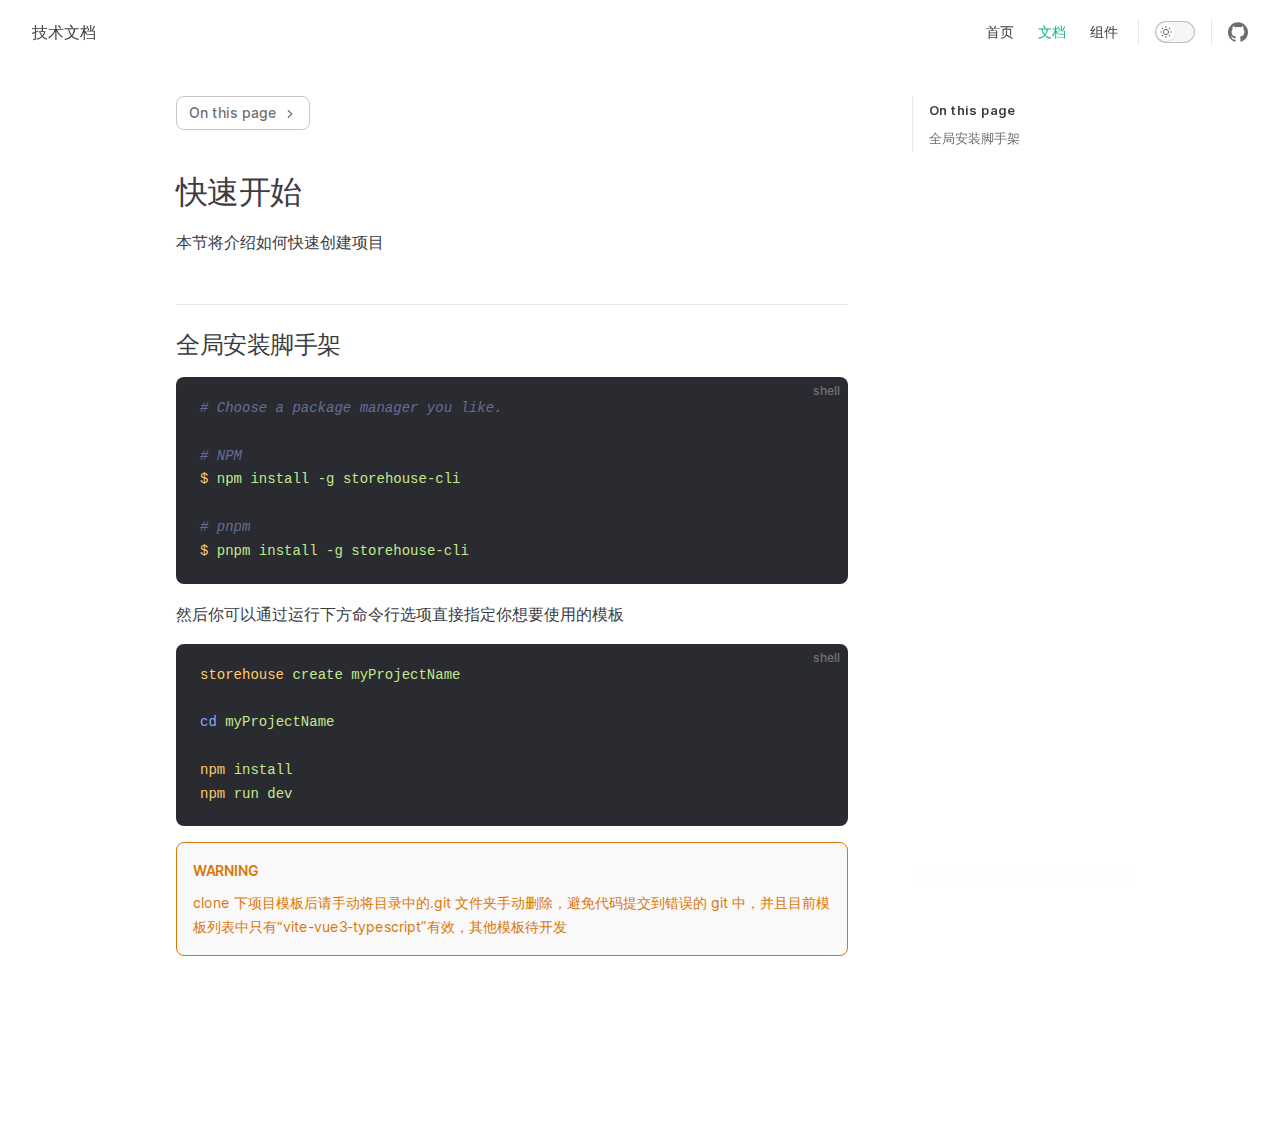
<file: document.html>
<!DOCTYPE html>
<html lang="cn-ZH" dir="ltr">
  <head>
    <meta charset="utf-8">
    <meta name="viewport" content="width=device-width,initial-scale=1">
    <title>快速开始 | 技术文档</title>
    <meta name="description" content="A VitePress Site">
    <link rel="preload stylesheet" href="/assets/style.e2daf525.css" as="style">
    <script type="module" src="/assets/app.87003eda.js"></script>
    <link rel="preload" href="/assets/inter-roman-latin.2ed14f66.woff2" as="font" type="font/woff2" crossorigin="">
  <link rel="modulepreload" href="/assets/chunks/framework.c3e98088.js">
  <link rel="modulepreload" href="/assets/chunks/theme.9c654a62.js">
  <link rel="modulepreload" href="/assets/document.md.800af583.lean.js">
  <script id="check-dark-light">(()=>{const e=localStorage.getItem("vitepress-theme-appearance")||"",a=window.matchMedia("(prefers-color-scheme: dark)").matches;(!e||e==="auto"?a:e==="dark")&&document.documentElement.classList.add("dark")})();</script>
  </head>
  <body>
    <div id="app"><div class="Layout" data-v-b2cf3e0b><!--[--><!--]--><!--[--><span tabindex="-1" data-v-c8616af1></span><a href="#VPContent" class="VPSkipLink visually-hidden" data-v-c8616af1> Skip to content </a><!--]--><!----><header class="VPNav" data-v-b2cf3e0b data-v-7e5bc4a5><div class="VPNavBar" data-v-7e5bc4a5 data-v-7c10cd25><div class="container" data-v-7c10cd25><div class="title" data-v-7c10cd25><div class="VPNavBarTitle" data-v-7c10cd25 data-v-4d981103><a class="title" href="/" data-v-4d981103><!--[--><!--]--><!----><!--[-->技术文档<!--]--><!--[--><!--]--></a></div></div><div class="content" data-v-7c10cd25><div class="curtain" data-v-7c10cd25></div><div class="content-body" data-v-7c10cd25><!--[--><!--]--><div class="VPNavBarSearch search" style="--vp-meta-key:&#39;Meta&#39;;" data-v-7c10cd25><!----></div><nav aria-labelledby="main-nav-aria-label" class="VPNavBarMenu menu" data-v-7c10cd25 data-v-7f418b0f><span id="main-nav-aria-label" class="visually-hidden" data-v-7f418b0f>Main Navigation</span><!--[--><!--[--><a class="VPLink link VPNavBarMenuLink" href="/" tabindex="0" data-v-7f418b0f data-v-5e623618 data-v-8f4dc553><!--[-->首页<!--]--><!----></a><!--]--><!--[--><a class="VPLink link VPNavBarMenuLink active" href="/document.html" tabindex="0" data-v-7f418b0f data-v-5e623618 data-v-8f4dc553><!--[-->文档<!--]--><!----></a><!--]--><!--[--><a class="VPLink link VPNavBarMenuLink" href="/guide/" tabindex="0" data-v-7f418b0f data-v-5e623618 data-v-8f4dc553><!--[-->组件<!--]--><!----></a><!--]--><!--]--></nav><!----><div class="VPNavBarAppearance appearance" data-v-7c10cd25 data-v-f6a63727><button class="VPSwitch VPSwitchAppearance" type="button" role="switch" title="toggle dark mode" aria-checked="false" data-v-f6a63727 data-v-87de0873 data-v-f3c41672><span class="check" data-v-f3c41672><span class="icon" data-v-f3c41672><!--[--><svg xmlns="http://www.w3.org/2000/svg" aria-hidden="true" focusable="false" viewbox="0 0 24 24" class="sun" data-v-87de0873><path d="M12,18c-3.3,0-6-2.7-6-6s2.7-6,6-6s6,2.7,6,6S15.3,18,12,18zM12,8c-2.2,0-4,1.8-4,4c0,2.2,1.8,4,4,4c2.2,0,4-1.8,4-4C16,9.8,14.2,8,12,8z"></path><path d="M12,4c-0.6,0-1-0.4-1-1V1c0-0.6,0.4-1,1-1s1,0.4,1,1v2C13,3.6,12.6,4,12,4z"></path><path d="M12,24c-0.6,0-1-0.4-1-1v-2c0-0.6,0.4-1,1-1s1,0.4,1,1v2C13,23.6,12.6,24,12,24z"></path><path d="M5.6,6.6c-0.3,0-0.5-0.1-0.7-0.3L3.5,4.9c-0.4-0.4-0.4-1,0-1.4s1-0.4,1.4,0l1.4,1.4c0.4,0.4,0.4,1,0,1.4C6.2,6.5,5.9,6.6,5.6,6.6z"></path><path d="M19.8,20.8c-0.3,0-0.5-0.1-0.7-0.3l-1.4-1.4c-0.4-0.4-0.4-1,0-1.4s1-0.4,1.4,0l1.4,1.4c0.4,0.4,0.4,1,0,1.4C20.3,20.7,20,20.8,19.8,20.8z"></path><path d="M3,13H1c-0.6,0-1-0.4-1-1s0.4-1,1-1h2c0.6,0,1,0.4,1,1S3.6,13,3,13z"></path><path d="M23,13h-2c-0.6,0-1-0.4-1-1s0.4-1,1-1h2c0.6,0,1,0.4,1,1S23.6,13,23,13z"></path><path d="M4.2,20.8c-0.3,0-0.5-0.1-0.7-0.3c-0.4-0.4-0.4-1,0-1.4l1.4-1.4c0.4-0.4,1-0.4,1.4,0s0.4,1,0,1.4l-1.4,1.4C4.7,20.7,4.5,20.8,4.2,20.8z"></path><path d="M18.4,6.6c-0.3,0-0.5-0.1-0.7-0.3c-0.4-0.4-0.4-1,0-1.4l1.4-1.4c0.4-0.4,1-0.4,1.4,0s0.4,1,0,1.4l-1.4,1.4C18.9,6.5,18.6,6.6,18.4,6.6z"></path></svg><svg xmlns="http://www.w3.org/2000/svg" aria-hidden="true" focusable="false" viewbox="0 0 24 24" class="moon" data-v-87de0873><path d="M12.1,22c-0.3,0-0.6,0-0.9,0c-5.5-0.5-9.5-5.4-9-10.9c0.4-4.8,4.2-8.6,9-9c0.4,0,0.8,0.2,1,0.5c0.2,0.3,0.2,0.8-0.1,1.1c-2,2.7-1.4,6.4,1.3,8.4c2.1,1.6,5,1.6,7.1,0c0.3-0.2,0.7-0.3,1.1-0.1c0.3,0.2,0.5,0.6,0.5,1c-0.2,2.7-1.5,5.1-3.6,6.8C16.6,21.2,14.4,22,12.1,22zM9.3,4.4c-2.9,1-5,3.6-5.2,6.8c-0.4,4.4,2.8,8.3,7.2,8.7c2.1,0.2,4.2-0.4,5.8-1.8c1.1-0.9,1.9-2.1,2.4-3.4c-2.5,0.9-5.3,0.5-7.5-1.1C9.2,11.4,8.1,7.7,9.3,4.4z"></path></svg><!--]--></span></span></button></div><div class="VPSocialLinks VPNavBarSocialLinks social-links" data-v-7c10cd25 data-v-0394ad82 data-v-d7a53887><!--[--><a class="VPSocialLink" href="https://github.com/vuejs/vitepress" aria-label="github" target="_blank" rel="noopener" data-v-d7a53887 data-v-c530cc0a><svg role="img" viewBox="0 0 24 24" xmlns="http://www.w3.org/2000/svg"><title>GitHub</title><path d="M12 .297c-6.63 0-12 5.373-12 12 0 5.303 3.438 9.8 8.205 11.385.6.113.82-.258.82-.577 0-.285-.01-1.04-.015-2.04-3.338.724-4.042-1.61-4.042-1.61C4.422 18.07 3.633 17.7 3.633 17.7c-1.087-.744.084-.729.084-.729 1.205.084 1.838 1.236 1.838 1.236 1.07 1.835 2.809 1.305 3.495.998.108-.776.417-1.305.76-1.605-2.665-.3-5.466-1.332-5.466-5.93 0-1.31.465-2.38 1.235-3.22-.135-.303-.54-1.523.105-3.176 0 0 1.005-.322 3.3 1.23.96-.267 1.98-.399 3-.405 1.02.006 2.04.138 3 .405 2.28-1.552 3.285-1.23 3.285-1.23.645 1.653.24 2.873.12 3.176.765.84 1.23 1.91 1.23 3.22 0 4.61-2.805 5.625-5.475 5.92.42.36.81 1.096.81 2.22 0 1.606-.015 2.896-.015 3.286 0 .315.21.69.825.57C20.565 22.092 24 17.592 24 12.297c0-6.627-5.373-12-12-12"/></svg></a><!--]--></div><div class="VPFlyout VPNavBarExtra extra" data-v-7c10cd25 data-v-40855f84 data-v-764effdf><button type="button" class="button" aria-haspopup="true" aria-expanded="false" aria-label="extra navigation" data-v-764effdf><svg xmlns="http://www.w3.org/2000/svg" aria-hidden="true" focusable="false" viewbox="0 0 24 24" class="icon" data-v-764effdf><circle cx="12" cy="12" r="2"></circle><circle cx="19" cy="12" r="2"></circle><circle cx="5" cy="12" r="2"></circle></svg></button><div class="menu" data-v-764effdf><div class="VPMenu" data-v-764effdf data-v-e7ea1737><!----><!--[--><!--[--><!----><div class="group" data-v-40855f84><div class="item appearance" data-v-40855f84><p class="label" data-v-40855f84>Appearance</p><div class="appearance-action" data-v-40855f84><button class="VPSwitch VPSwitchAppearance" type="button" role="switch" title="toggle dark mode" aria-checked="false" data-v-40855f84 data-v-87de0873 data-v-f3c41672><span class="check" data-v-f3c41672><span class="icon" data-v-f3c41672><!--[--><svg xmlns="http://www.w3.org/2000/svg" aria-hidden="true" focusable="false" viewbox="0 0 24 24" class="sun" data-v-87de0873><path d="M12,18c-3.3,0-6-2.7-6-6s2.7-6,6-6s6,2.7,6,6S15.3,18,12,18zM12,8c-2.2,0-4,1.8-4,4c0,2.2,1.8,4,4,4c2.2,0,4-1.8,4-4C16,9.8,14.2,8,12,8z"></path><path d="M12,4c-0.6,0-1-0.4-1-1V1c0-0.6,0.4-1,1-1s1,0.4,1,1v2C13,3.6,12.6,4,12,4z"></path><path d="M12,24c-0.6,0-1-0.4-1-1v-2c0-0.6,0.4-1,1-1s1,0.4,1,1v2C13,23.6,12.6,24,12,24z"></path><path d="M5.6,6.6c-0.3,0-0.5-0.1-0.7-0.3L3.5,4.9c-0.4-0.4-0.4-1,0-1.4s1-0.4,1.4,0l1.4,1.4c0.4,0.4,0.4,1,0,1.4C6.2,6.5,5.9,6.6,5.6,6.6z"></path><path d="M19.8,20.8c-0.3,0-0.5-0.1-0.7-0.3l-1.4-1.4c-0.4-0.4-0.4-1,0-1.4s1-0.4,1.4,0l1.4,1.4c0.4,0.4,0.4,1,0,1.4C20.3,20.7,20,20.8,19.8,20.8z"></path><path d="M3,13H1c-0.6,0-1-0.4-1-1s0.4-1,1-1h2c0.6,0,1,0.4,1,1S3.6,13,3,13z"></path><path d="M23,13h-2c-0.6,0-1-0.4-1-1s0.4-1,1-1h2c0.6,0,1,0.4,1,1S23.6,13,23,13z"></path><path d="M4.2,20.8c-0.3,0-0.5-0.1-0.7-0.3c-0.4-0.4-0.4-1,0-1.4l1.4-1.4c0.4-0.4,1-0.4,1.4,0s0.4,1,0,1.4l-1.4,1.4C4.7,20.7,4.5,20.8,4.2,20.8z"></path><path d="M18.4,6.6c-0.3,0-0.5-0.1-0.7-0.3c-0.4-0.4-0.4-1,0-1.4l1.4-1.4c0.4-0.4,1-0.4,1.4,0s0.4,1,0,1.4l-1.4,1.4C18.9,6.5,18.6,6.6,18.4,6.6z"></path></svg><svg xmlns="http://www.w3.org/2000/svg" aria-hidden="true" focusable="false" viewbox="0 0 24 24" class="moon" data-v-87de0873><path d="M12.1,22c-0.3,0-0.6,0-0.9,0c-5.5-0.5-9.5-5.4-9-10.9c0.4-4.8,4.2-8.6,9-9c0.4,0,0.8,0.2,1,0.5c0.2,0.3,0.2,0.8-0.1,1.1c-2,2.7-1.4,6.4,1.3,8.4c2.1,1.6,5,1.6,7.1,0c0.3-0.2,0.7-0.3,1.1-0.1c0.3,0.2,0.5,0.6,0.5,1c-0.2,2.7-1.5,5.1-3.6,6.8C16.6,21.2,14.4,22,12.1,22zM9.3,4.4c-2.9,1-5,3.6-5.2,6.8c-0.4,4.4,2.8,8.3,7.2,8.7c2.1,0.2,4.2-0.4,5.8-1.8c1.1-0.9,1.9-2.1,2.4-3.4c-2.5,0.9-5.3,0.5-7.5-1.1C9.2,11.4,8.1,7.7,9.3,4.4z"></path></svg><!--]--></span></span></button></div></div></div><div class="group" data-v-40855f84><div class="item social-links" data-v-40855f84><div class="VPSocialLinks social-links-list" data-v-40855f84 data-v-d7a53887><!--[--><a class="VPSocialLink" href="https://github.com/vuejs/vitepress" aria-label="github" target="_blank" rel="noopener" data-v-d7a53887 data-v-c530cc0a><svg role="img" viewBox="0 0 24 24" xmlns="http://www.w3.org/2000/svg"><title>GitHub</title><path d="M12 .297c-6.63 0-12 5.373-12 12 0 5.303 3.438 9.8 8.205 11.385.6.113.82-.258.82-.577 0-.285-.01-1.04-.015-2.04-3.338.724-4.042-1.61-4.042-1.61C4.422 18.07 3.633 17.7 3.633 17.7c-1.087-.744.084-.729.084-.729 1.205.084 1.838 1.236 1.838 1.236 1.07 1.835 2.809 1.305 3.495.998.108-.776.417-1.305.76-1.605-2.665-.3-5.466-1.332-5.466-5.93 0-1.31.465-2.38 1.235-3.22-.135-.303-.54-1.523.105-3.176 0 0 1.005-.322 3.3 1.23.96-.267 1.98-.399 3-.405 1.02.006 2.04.138 3 .405 2.28-1.552 3.285-1.23 3.285-1.23.645 1.653.24 2.873.12 3.176.765.84 1.23 1.91 1.23 3.22 0 4.61-2.805 5.625-5.475 5.92.42.36.81 1.096.81 2.22 0 1.606-.015 2.896-.015 3.286 0 .315.21.69.825.57C20.565 22.092 24 17.592 24 12.297c0-6.627-5.373-12-12-12"/></svg></a><!--]--></div></div></div><!--]--><!--]--></div></div></div><!--[--><!--]--><button type="button" class="VPNavBarHamburger hamburger" aria-label="mobile navigation" aria-expanded="false" aria-controls="VPNavScreen" data-v-7c10cd25 data-v-e5dd9c1c><span class="container" data-v-e5dd9c1c><span class="top" data-v-e5dd9c1c></span><span class="middle" data-v-e5dd9c1c></span><span class="bottom" data-v-e5dd9c1c></span></span></button></div></div></div></div><!----></header><div class="VPLocalNav" data-v-b2cf3e0b data-v-392e1bf8><!----><div class="VPLocalNavOutlineDropdown" style="--vp-vh:0px;" data-v-392e1bf8 data-v-079b16a8><button data-v-079b16a8>Return to top</button><!----></div></div><!----><div class="VPContent" id="VPContent" data-v-b2cf3e0b data-v-a494bd1d><div class="VPDoc has-aside" data-v-a494bd1d data-v-c4b0d3cf><!--[--><!--]--><div class="container" data-v-c4b0d3cf><div class="aside" data-v-c4b0d3cf><div class="aside-curtain" data-v-c4b0d3cf></div><div class="aside-container" data-v-c4b0d3cf><div class="aside-content" data-v-c4b0d3cf><div class="VPDocAside" data-v-c4b0d3cf data-v-3f215769><!--[--><!--]--><!--[--><!--]--><div class="VPDocAsideOutline" data-v-3f215769 data-v-ff0f39c8><div class="content" data-v-ff0f39c8><div class="outline-marker" data-v-ff0f39c8></div><div class="outline-title" data-v-ff0f39c8>On this page</div><nav aria-labelledby="doc-outline-aria-label" data-v-ff0f39c8><span class="visually-hidden" id="doc-outline-aria-label" data-v-ff0f39c8> Table of Contents for current page </span><ul class="root" data-v-ff0f39c8 data-v-9a431c33><!--[--><!--]--></ul></nav></div></div><!--[--><!--]--><div class="spacer" data-v-3f215769></div><!--[--><!--]--><!----><!--[--><!--]--><!--[--><!--]--></div></div></div></div><div class="content" data-v-c4b0d3cf><div class="content-container" data-v-c4b0d3cf><!--[--><!--]--><!----><main class="main" data-v-c4b0d3cf><div style="position:relative;" class="vp-doc _document" data-v-c4b0d3cf><div><h1 id="快速开始" tabindex="-1">快速开始 <a class="header-anchor" href="#快速开始" aria-label="Permalink to &quot;快速开始&quot;">​</a></h1><p>本节将介绍如何快速创建项目</p><h2 id="全局安装脚手架" tabindex="-1">全局安装脚手架 <a class="header-anchor" href="#全局安装脚手架" aria-label="Permalink to &quot;全局安装脚手架&quot;">​</a></h2><div class="language-shell"><button title="Copy Code" class="copy"></button><span class="lang">shell</span><pre class="shiki material-theme-palenight"><code><span class="line"><span style="color:#676E95;font-style:italic;"># Choose a package manager you like.</span></span>
<span class="line"></span>
<span class="line"><span style="color:#676E95;font-style:italic;"># NPM</span></span>
<span class="line"><span style="color:#FFCB6B;">$</span><span style="color:#A6ACCD;"> </span><span style="color:#C3E88D;">npm</span><span style="color:#A6ACCD;"> </span><span style="color:#C3E88D;">install</span><span style="color:#A6ACCD;"> </span><span style="color:#C3E88D;">-g</span><span style="color:#A6ACCD;"> </span><span style="color:#C3E88D;">storehouse-cli</span></span>
<span class="line"></span>
<span class="line"><span style="color:#676E95;font-style:italic;"># pnpm</span></span>
<span class="line"><span style="color:#FFCB6B;">$</span><span style="color:#A6ACCD;"> </span><span style="color:#C3E88D;">pnpm</span><span style="color:#A6ACCD;"> </span><span style="color:#C3E88D;">install</span><span style="color:#A6ACCD;"> </span><span style="color:#C3E88D;">-g</span><span style="color:#A6ACCD;"> </span><span style="color:#C3E88D;">storehouse-cli</span></span></code></pre></div><p>然后你可以通过运行下方命令行选项直接指定你想要使用的模板</p><div class="language-shell"><button title="Copy Code" class="copy"></button><span class="lang">shell</span><pre class="shiki material-theme-palenight"><code><span class="line"><span style="color:#FFCB6B;">storehouse</span><span style="color:#A6ACCD;"> </span><span style="color:#C3E88D;">create</span><span style="color:#A6ACCD;"> </span><span style="color:#C3E88D;">myProjectName</span></span>
<span class="line"></span>
<span class="line"><span style="color:#82AAFF;">cd</span><span style="color:#A6ACCD;"> </span><span style="color:#C3E88D;">myProjectName</span></span>
<span class="line"></span>
<span class="line"><span style="color:#FFCB6B;">npm</span><span style="color:#A6ACCD;"> </span><span style="color:#C3E88D;">install</span></span>
<span class="line"><span style="color:#FFCB6B;">npm</span><span style="color:#A6ACCD;"> </span><span style="color:#C3E88D;">run</span><span style="color:#A6ACCD;"> </span><span style="color:#C3E88D;">dev</span></span></code></pre></div><div class="warning custom-block"><p class="custom-block-title">WARNING</p><p>clone 下项目模板后请手动将目录中的.git 文件夹手动删除，避免代码提交到错误的 git 中，并且目前模板列表中只有“vite-vue3-typescript”有效，其他模板待开发</p></div></div></div></main><footer class="VPDocFooter" data-v-c4b0d3cf data-v-face870a><!--[--><!--]--><!----><!----></footer><!--[--><!--]--></div></div></div><!--[--><!--]--></div></div><!----><!--[--><!--]--></div></div>
    <script>__VP_HASH_MAP__ = JSON.parse("{\"components.md\":\"844887d2\",\"guide_te-layout-frame.md\":\"de2960fa\",\"index.md\":\"5c06ff06\",\"document.md\":\"800af583\",\"guide_index.md\":\"3c5c9858\",\"guide_api-examples.md\":\"eca3cea6\",\"markdown-examples.md\":\"a5229f6a\",\"guide_te-page-container-header.md\":\"15fc6614\"}")
__VP_SITE_DATA__ = JSON.parse("{\"lang\":\"cn-ZH\",\"dir\":\"ltr\",\"title\":\"技术文档\",\"description\":\"A VitePress Site\",\"base\":\"/\",\"head\":[],\"appearance\":true,\"themeConfig\":{\"nav\":[{\"text\":\"首页\",\"link\":\"/\"},{\"text\":\"文档\",\"link\":\"/document\"},{\"text\":\"组件\",\"link\":\"/guide/\"}],\"sidebar\":{\"/guide/\":[{\"text\":\"Guide\",\"items\":[{\"text\":\"开始\",\"link\":\"/guide/\"},{\"text\":\"TeLayoutFrame\",\"link\":\"/guide/te-layout-frame\"},{\"text\":\"TePageContainerHeader\",\"link\":\"/guide/te-page-container-header\"}]}]},\"socialLinks\":[{\"icon\":\"github\",\"link\":\"https://github.com/vuejs/vitepress\"}]},\"locales\":{},\"scrollOffset\":90,\"cleanUrls\":false}")</script>
    
  </body>
</html>
</file>
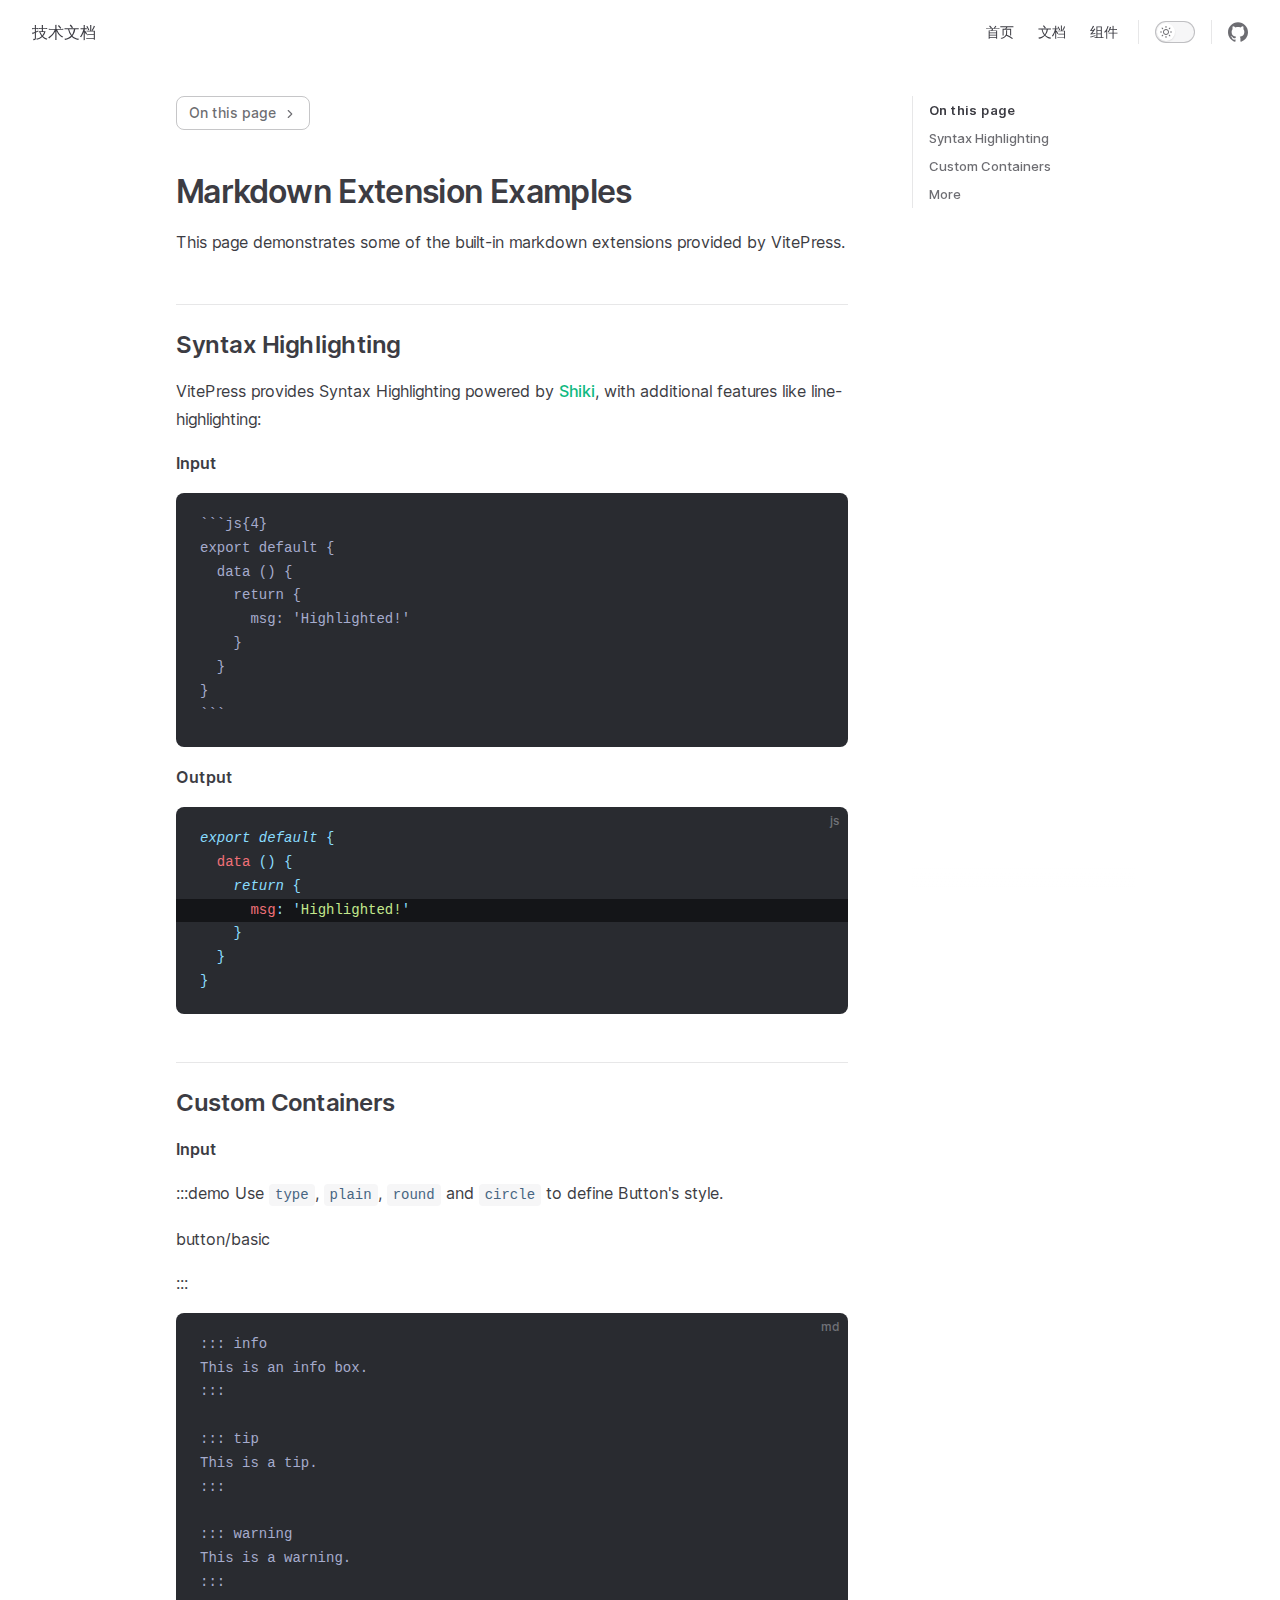
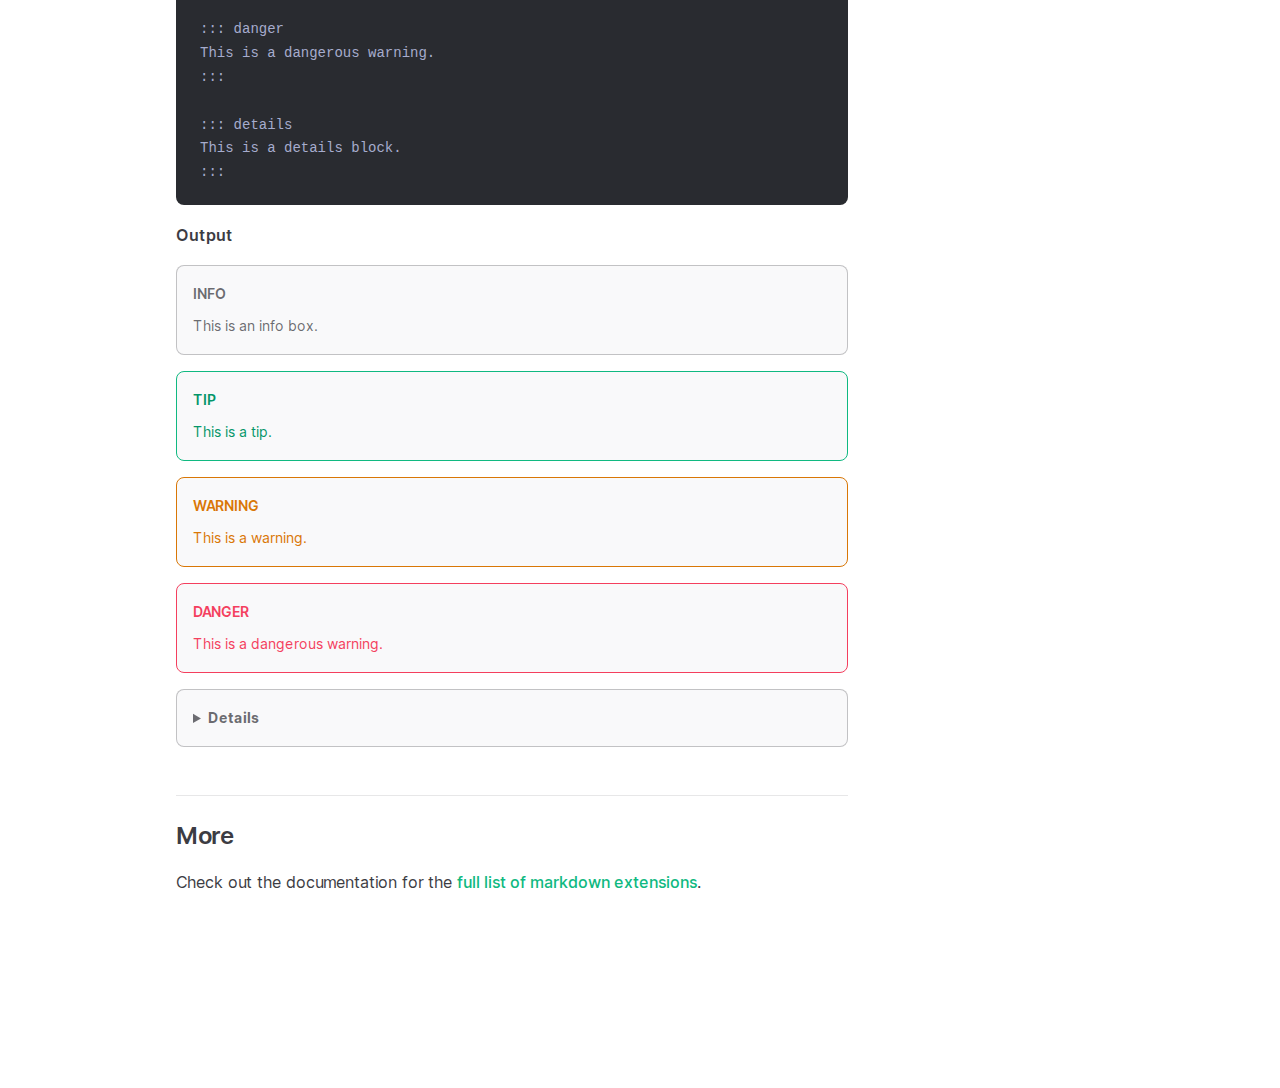
<file: markdown-examples.html>
<!DOCTYPE html>
<html lang="cn-ZH" dir="ltr">
  <head>
    <meta charset="utf-8">
    <meta name="viewport" content="width=device-width,initial-scale=1">
    <title>Markdown Extension Examples | 技术文档</title>
    <meta name="description" content="A VitePress Site">
    <link rel="preload stylesheet" href="/assets/style.e2daf525.css" as="style">
    <script type="module" src="/assets/app.87003eda.js"></script>
    <link rel="preload" href="/assets/inter-roman-latin.2ed14f66.woff2" as="font" type="font/woff2" crossorigin="">
  <link rel="modulepreload" href="/assets/chunks/framework.c3e98088.js">
  <link rel="modulepreload" href="/assets/chunks/theme.9c654a62.js">
  <link rel="modulepreload" href="/assets/markdown-examples.md.a5229f6a.lean.js">
  <script id="check-dark-light">(()=>{const e=localStorage.getItem("vitepress-theme-appearance")||"",a=window.matchMedia("(prefers-color-scheme: dark)").matches;(!e||e==="auto"?a:e==="dark")&&document.documentElement.classList.add("dark")})();</script>
  </head>
  <body>
    <div id="app"><div class="Layout" data-v-b2cf3e0b><!--[--><!--]--><!--[--><span tabindex="-1" data-v-c8616af1></span><a href="#VPContent" class="VPSkipLink visually-hidden" data-v-c8616af1> Skip to content </a><!--]--><!----><header class="VPNav" data-v-b2cf3e0b data-v-7e5bc4a5><div class="VPNavBar" data-v-7e5bc4a5 data-v-7c10cd25><div class="container" data-v-7c10cd25><div class="title" data-v-7c10cd25><div class="VPNavBarTitle" data-v-7c10cd25 data-v-4d981103><a class="title" href="/" data-v-4d981103><!--[--><!--]--><!----><!--[-->技术文档<!--]--><!--[--><!--]--></a></div></div><div class="content" data-v-7c10cd25><div class="curtain" data-v-7c10cd25></div><div class="content-body" data-v-7c10cd25><!--[--><!--]--><div class="VPNavBarSearch search" style="--vp-meta-key:&#39;Meta&#39;;" data-v-7c10cd25><!----></div><nav aria-labelledby="main-nav-aria-label" class="VPNavBarMenu menu" data-v-7c10cd25 data-v-7f418b0f><span id="main-nav-aria-label" class="visually-hidden" data-v-7f418b0f>Main Navigation</span><!--[--><!--[--><a class="VPLink link VPNavBarMenuLink" href="/" tabindex="0" data-v-7f418b0f data-v-5e623618 data-v-8f4dc553><!--[-->首页<!--]--><!----></a><!--]--><!--[--><a class="VPLink link VPNavBarMenuLink" href="/document.html" tabindex="0" data-v-7f418b0f data-v-5e623618 data-v-8f4dc553><!--[-->文档<!--]--><!----></a><!--]--><!--[--><a class="VPLink link VPNavBarMenuLink" href="/guide/" tabindex="0" data-v-7f418b0f data-v-5e623618 data-v-8f4dc553><!--[-->组件<!--]--><!----></a><!--]--><!--]--></nav><!----><div class="VPNavBarAppearance appearance" data-v-7c10cd25 data-v-f6a63727><button class="VPSwitch VPSwitchAppearance" type="button" role="switch" title="toggle dark mode" aria-checked="false" data-v-f6a63727 data-v-87de0873 data-v-f3c41672><span class="check" data-v-f3c41672><span class="icon" data-v-f3c41672><!--[--><svg xmlns="http://www.w3.org/2000/svg" aria-hidden="true" focusable="false" viewbox="0 0 24 24" class="sun" data-v-87de0873><path d="M12,18c-3.3,0-6-2.7-6-6s2.7-6,6-6s6,2.7,6,6S15.3,18,12,18zM12,8c-2.2,0-4,1.8-4,4c0,2.2,1.8,4,4,4c2.2,0,4-1.8,4-4C16,9.8,14.2,8,12,8z"></path><path d="M12,4c-0.6,0-1-0.4-1-1V1c0-0.6,0.4-1,1-1s1,0.4,1,1v2C13,3.6,12.6,4,12,4z"></path><path d="M12,24c-0.6,0-1-0.4-1-1v-2c0-0.6,0.4-1,1-1s1,0.4,1,1v2C13,23.6,12.6,24,12,24z"></path><path d="M5.6,6.6c-0.3,0-0.5-0.1-0.7-0.3L3.5,4.9c-0.4-0.4-0.4-1,0-1.4s1-0.4,1.4,0l1.4,1.4c0.4,0.4,0.4,1,0,1.4C6.2,6.5,5.9,6.6,5.6,6.6z"></path><path d="M19.8,20.8c-0.3,0-0.5-0.1-0.7-0.3l-1.4-1.4c-0.4-0.4-0.4-1,0-1.4s1-0.4,1.4,0l1.4,1.4c0.4,0.4,0.4,1,0,1.4C20.3,20.7,20,20.8,19.8,20.8z"></path><path d="M3,13H1c-0.6,0-1-0.4-1-1s0.4-1,1-1h2c0.6,0,1,0.4,1,1S3.6,13,3,13z"></path><path d="M23,13h-2c-0.6,0-1-0.4-1-1s0.4-1,1-1h2c0.6,0,1,0.4,1,1S23.6,13,23,13z"></path><path d="M4.2,20.8c-0.3,0-0.5-0.1-0.7-0.3c-0.4-0.4-0.4-1,0-1.4l1.4-1.4c0.4-0.4,1-0.4,1.4,0s0.4,1,0,1.4l-1.4,1.4C4.7,20.7,4.5,20.8,4.2,20.8z"></path><path d="M18.4,6.6c-0.3,0-0.5-0.1-0.7-0.3c-0.4-0.4-0.4-1,0-1.4l1.4-1.4c0.4-0.4,1-0.4,1.4,0s0.4,1,0,1.4l-1.4,1.4C18.9,6.5,18.6,6.6,18.4,6.6z"></path></svg><svg xmlns="http://www.w3.org/2000/svg" aria-hidden="true" focusable="false" viewbox="0 0 24 24" class="moon" data-v-87de0873><path d="M12.1,22c-0.3,0-0.6,0-0.9,0c-5.5-0.5-9.5-5.4-9-10.9c0.4-4.8,4.2-8.6,9-9c0.4,0,0.8,0.2,1,0.5c0.2,0.3,0.2,0.8-0.1,1.1c-2,2.7-1.4,6.4,1.3,8.4c2.1,1.6,5,1.6,7.1,0c0.3-0.2,0.7-0.3,1.1-0.1c0.3,0.2,0.5,0.6,0.5,1c-0.2,2.7-1.5,5.1-3.6,6.8C16.6,21.2,14.4,22,12.1,22zM9.3,4.4c-2.9,1-5,3.6-5.2,6.8c-0.4,4.4,2.8,8.3,7.2,8.7c2.1,0.2,4.2-0.4,5.8-1.8c1.1-0.9,1.9-2.1,2.4-3.4c-2.5,0.9-5.3,0.5-7.5-1.1C9.2,11.4,8.1,7.7,9.3,4.4z"></path></svg><!--]--></span></span></button></div><div class="VPSocialLinks VPNavBarSocialLinks social-links" data-v-7c10cd25 data-v-0394ad82 data-v-d7a53887><!--[--><a class="VPSocialLink" href="https://github.com/vuejs/vitepress" aria-label="github" target="_blank" rel="noopener" data-v-d7a53887 data-v-c530cc0a><svg role="img" viewBox="0 0 24 24" xmlns="http://www.w3.org/2000/svg"><title>GitHub</title><path d="M12 .297c-6.63 0-12 5.373-12 12 0 5.303 3.438 9.8 8.205 11.385.6.113.82-.258.82-.577 0-.285-.01-1.04-.015-2.04-3.338.724-4.042-1.61-4.042-1.61C4.422 18.07 3.633 17.7 3.633 17.7c-1.087-.744.084-.729.084-.729 1.205.084 1.838 1.236 1.838 1.236 1.07 1.835 2.809 1.305 3.495.998.108-.776.417-1.305.76-1.605-2.665-.3-5.466-1.332-5.466-5.93 0-1.31.465-2.38 1.235-3.22-.135-.303-.54-1.523.105-3.176 0 0 1.005-.322 3.3 1.23.96-.267 1.98-.399 3-.405 1.02.006 2.04.138 3 .405 2.28-1.552 3.285-1.23 3.285-1.23.645 1.653.24 2.873.12 3.176.765.84 1.23 1.91 1.23 3.22 0 4.61-2.805 5.625-5.475 5.92.42.36.81 1.096.81 2.22 0 1.606-.015 2.896-.015 3.286 0 .315.21.69.825.57C20.565 22.092 24 17.592 24 12.297c0-6.627-5.373-12-12-12"/></svg></a><!--]--></div><div class="VPFlyout VPNavBarExtra extra" data-v-7c10cd25 data-v-40855f84 data-v-764effdf><button type="button" class="button" aria-haspopup="true" aria-expanded="false" aria-label="extra navigation" data-v-764effdf><svg xmlns="http://www.w3.org/2000/svg" aria-hidden="true" focusable="false" viewbox="0 0 24 24" class="icon" data-v-764effdf><circle cx="12" cy="12" r="2"></circle><circle cx="19" cy="12" r="2"></circle><circle cx="5" cy="12" r="2"></circle></svg></button><div class="menu" data-v-764effdf><div class="VPMenu" data-v-764effdf data-v-e7ea1737><!----><!--[--><!--[--><!----><div class="group" data-v-40855f84><div class="item appearance" data-v-40855f84><p class="label" data-v-40855f84>Appearance</p><div class="appearance-action" data-v-40855f84><button class="VPSwitch VPSwitchAppearance" type="button" role="switch" title="toggle dark mode" aria-checked="false" data-v-40855f84 data-v-87de0873 data-v-f3c41672><span class="check" data-v-f3c41672><span class="icon" data-v-f3c41672><!--[--><svg xmlns="http://www.w3.org/2000/svg" aria-hidden="true" focusable="false" viewbox="0 0 24 24" class="sun" data-v-87de0873><path d="M12,18c-3.3,0-6-2.7-6-6s2.7-6,6-6s6,2.7,6,6S15.3,18,12,18zM12,8c-2.2,0-4,1.8-4,4c0,2.2,1.8,4,4,4c2.2,0,4-1.8,4-4C16,9.8,14.2,8,12,8z"></path><path d="M12,4c-0.6,0-1-0.4-1-1V1c0-0.6,0.4-1,1-1s1,0.4,1,1v2C13,3.6,12.6,4,12,4z"></path><path d="M12,24c-0.6,0-1-0.4-1-1v-2c0-0.6,0.4-1,1-1s1,0.4,1,1v2C13,23.6,12.6,24,12,24z"></path><path d="M5.6,6.6c-0.3,0-0.5-0.1-0.7-0.3L3.5,4.9c-0.4-0.4-0.4-1,0-1.4s1-0.4,1.4,0l1.4,1.4c0.4,0.4,0.4,1,0,1.4C6.2,6.5,5.9,6.6,5.6,6.6z"></path><path d="M19.8,20.8c-0.3,0-0.5-0.1-0.7-0.3l-1.4-1.4c-0.4-0.4-0.4-1,0-1.4s1-0.4,1.4,0l1.4,1.4c0.4,0.4,0.4,1,0,1.4C20.3,20.7,20,20.8,19.8,20.8z"></path><path d="M3,13H1c-0.6,0-1-0.4-1-1s0.4-1,1-1h2c0.6,0,1,0.4,1,1S3.6,13,3,13z"></path><path d="M23,13h-2c-0.6,0-1-0.4-1-1s0.4-1,1-1h2c0.6,0,1,0.4,1,1S23.6,13,23,13z"></path><path d="M4.2,20.8c-0.3,0-0.5-0.1-0.7-0.3c-0.4-0.4-0.4-1,0-1.4l1.4-1.4c0.4-0.4,1-0.4,1.4,0s0.4,1,0,1.4l-1.4,1.4C4.7,20.7,4.5,20.8,4.2,20.8z"></path><path d="M18.4,6.6c-0.3,0-0.5-0.1-0.7-0.3c-0.4-0.4-0.4-1,0-1.4l1.4-1.4c0.4-0.4,1-0.4,1.4,0s0.4,1,0,1.4l-1.4,1.4C18.9,6.5,18.6,6.6,18.4,6.6z"></path></svg><svg xmlns="http://www.w3.org/2000/svg" aria-hidden="true" focusable="false" viewbox="0 0 24 24" class="moon" data-v-87de0873><path d="M12.1,22c-0.3,0-0.6,0-0.9,0c-5.5-0.5-9.5-5.4-9-10.9c0.4-4.8,4.2-8.6,9-9c0.4,0,0.8,0.2,1,0.5c0.2,0.3,0.2,0.8-0.1,1.1c-2,2.7-1.4,6.4,1.3,8.4c2.1,1.6,5,1.6,7.1,0c0.3-0.2,0.7-0.3,1.1-0.1c0.3,0.2,0.5,0.6,0.5,1c-0.2,2.7-1.5,5.1-3.6,6.8C16.6,21.2,14.4,22,12.1,22zM9.3,4.4c-2.9,1-5,3.6-5.2,6.8c-0.4,4.4,2.8,8.3,7.2,8.7c2.1,0.2,4.2-0.4,5.8-1.8c1.1-0.9,1.9-2.1,2.4-3.4c-2.5,0.9-5.3,0.5-7.5-1.1C9.2,11.4,8.1,7.7,9.3,4.4z"></path></svg><!--]--></span></span></button></div></div></div><div class="group" data-v-40855f84><div class="item social-links" data-v-40855f84><div class="VPSocialLinks social-links-list" data-v-40855f84 data-v-d7a53887><!--[--><a class="VPSocialLink" href="https://github.com/vuejs/vitepress" aria-label="github" target="_blank" rel="noopener" data-v-d7a53887 data-v-c530cc0a><svg role="img" viewBox="0 0 24 24" xmlns="http://www.w3.org/2000/svg"><title>GitHub</title><path d="M12 .297c-6.63 0-12 5.373-12 12 0 5.303 3.438 9.8 8.205 11.385.6.113.82-.258.82-.577 0-.285-.01-1.04-.015-2.04-3.338.724-4.042-1.61-4.042-1.61C4.422 18.07 3.633 17.7 3.633 17.7c-1.087-.744.084-.729.084-.729 1.205.084 1.838 1.236 1.838 1.236 1.07 1.835 2.809 1.305 3.495.998.108-.776.417-1.305.76-1.605-2.665-.3-5.466-1.332-5.466-5.93 0-1.31.465-2.38 1.235-3.22-.135-.303-.54-1.523.105-3.176 0 0 1.005-.322 3.3 1.23.96-.267 1.98-.399 3-.405 1.02.006 2.04.138 3 .405 2.28-1.552 3.285-1.23 3.285-1.23.645 1.653.24 2.873.12 3.176.765.84 1.23 1.91 1.23 3.22 0 4.61-2.805 5.625-5.475 5.92.42.36.81 1.096.81 2.22 0 1.606-.015 2.896-.015 3.286 0 .315.21.69.825.57C20.565 22.092 24 17.592 24 12.297c0-6.627-5.373-12-12-12"/></svg></a><!--]--></div></div></div><!--]--><!--]--></div></div></div><!--[--><!--]--><button type="button" class="VPNavBarHamburger hamburger" aria-label="mobile navigation" aria-expanded="false" aria-controls="VPNavScreen" data-v-7c10cd25 data-v-e5dd9c1c><span class="container" data-v-e5dd9c1c><span class="top" data-v-e5dd9c1c></span><span class="middle" data-v-e5dd9c1c></span><span class="bottom" data-v-e5dd9c1c></span></span></button></div></div></div></div><!----></header><div class="VPLocalNav" data-v-b2cf3e0b data-v-392e1bf8><!----><div class="VPLocalNavOutlineDropdown" style="--vp-vh:0px;" data-v-392e1bf8 data-v-079b16a8><button data-v-079b16a8>Return to top</button><!----></div></div><!----><div class="VPContent" id="VPContent" data-v-b2cf3e0b data-v-a494bd1d><div class="VPDoc has-aside" data-v-a494bd1d data-v-c4b0d3cf><!--[--><!--]--><div class="container" data-v-c4b0d3cf><div class="aside" data-v-c4b0d3cf><div class="aside-curtain" data-v-c4b0d3cf></div><div class="aside-container" data-v-c4b0d3cf><div class="aside-content" data-v-c4b0d3cf><div class="VPDocAside" data-v-c4b0d3cf data-v-3f215769><!--[--><!--]--><!--[--><!--]--><div class="VPDocAsideOutline" data-v-3f215769 data-v-ff0f39c8><div class="content" data-v-ff0f39c8><div class="outline-marker" data-v-ff0f39c8></div><div class="outline-title" data-v-ff0f39c8>On this page</div><nav aria-labelledby="doc-outline-aria-label" data-v-ff0f39c8><span class="visually-hidden" id="doc-outline-aria-label" data-v-ff0f39c8> Table of Contents for current page </span><ul class="root" data-v-ff0f39c8 data-v-9a431c33><!--[--><!--]--></ul></nav></div></div><!--[--><!--]--><div class="spacer" data-v-3f215769></div><!--[--><!--]--><!----><!--[--><!--]--><!--[--><!--]--></div></div></div></div><div class="content" data-v-c4b0d3cf><div class="content-container" data-v-c4b0d3cf><!--[--><!--]--><!----><main class="main" data-v-c4b0d3cf><div style="position:relative;" class="vp-doc _markdown-examples" data-v-c4b0d3cf><div><h1 id="markdown-extension-examples" tabindex="-1">Markdown Extension Examples <a class="header-anchor" href="#markdown-extension-examples" aria-label="Permalink to &quot;Markdown Extension Examples&quot;">​</a></h1><p>This page demonstrates some of the built-in markdown extensions provided by VitePress.</p><h2 id="syntax-highlighting" tabindex="-1">Syntax Highlighting <a class="header-anchor" href="#syntax-highlighting" aria-label="Permalink to &quot;Syntax Highlighting&quot;">​</a></h2><p>VitePress provides Syntax Highlighting powered by <a href="https://github.com/shikijs/shiki" target="_blank" rel="noreferrer">Shiki</a>, with additional features like line-highlighting:</p><p><strong>Input</strong></p><div class="language-"><button title="Copy Code" class="copy"></button><span class="lang"></span><pre class="shiki material-theme-palenight"><code><span class="line"><span style="color:#A6ACCD;">```js{4}</span></span>
<span class="line"><span style="color:#A6ACCD;">export default {</span></span>
<span class="line"><span style="color:#A6ACCD;">  data () {</span></span>
<span class="line"><span style="color:#A6ACCD;">    return {</span></span>
<span class="line"><span style="color:#A6ACCD;">      msg: &#39;Highlighted!&#39;</span></span>
<span class="line"><span style="color:#A6ACCD;">    }</span></span>
<span class="line"><span style="color:#A6ACCD;">  }</span></span>
<span class="line"><span style="color:#A6ACCD;">}</span></span>
<span class="line"><span style="color:#A6ACCD;">```</span></span></code></pre></div><p><strong>Output</strong></p><div class="language-js"><button title="Copy Code" class="copy"></button><span class="lang">js</span><pre class="shiki material-theme-palenight has-highlighted-lines"><code><span class="line"><span style="color:#89DDFF;font-style:italic;">export</span><span style="color:#A6ACCD;"> </span><span style="color:#89DDFF;font-style:italic;">default</span><span style="color:#A6ACCD;"> </span><span style="color:#89DDFF;">{</span></span>
<span class="line"><span style="color:#A6ACCD;">  </span><span style="color:#F07178;">data</span><span style="color:#A6ACCD;"> </span><span style="color:#89DDFF;">()</span><span style="color:#A6ACCD;"> </span><span style="color:#89DDFF;">{</span></span>
<span class="line"><span style="color:#F07178;">    </span><span style="color:#89DDFF;font-style:italic;">return</span><span style="color:#F07178;"> </span><span style="color:#89DDFF;">{</span></span>
<span class="line highlighted"><span style="color:#F07178;">      msg</span><span style="color:#89DDFF;">:</span><span style="color:#F07178;"> </span><span style="color:#89DDFF;">&#39;</span><span style="color:#C3E88D;">Highlighted!</span><span style="color:#89DDFF;">&#39;</span></span>
<span class="line"><span style="color:#F07178;">    </span><span style="color:#89DDFF;">}</span></span>
<span class="line"><span style="color:#F07178;">  </span><span style="color:#89DDFF;">}</span></span>
<span class="line"><span style="color:#89DDFF;">}</span></span></code></pre></div><h2 id="custom-containers" tabindex="-1">Custom Containers <a class="header-anchor" href="#custom-containers" aria-label="Permalink to &quot;Custom Containers&quot;">​</a></h2><p><strong>Input</strong></p><p>:::demo Use <code>type</code>, <code>plain</code>, <code>round</code> and <code>circle</code> to define Button&#39;s style.</p><p>button/basic</p><p>:::</p><div class="language-md"><button title="Copy Code" class="copy"></button><span class="lang">md</span><pre class="shiki material-theme-palenight"><code><span class="line"><span style="color:#A6ACCD;">::: info</span></span>
<span class="line"><span style="color:#A6ACCD;">This is an info box.</span></span>
<span class="line"><span style="color:#A6ACCD;">:::</span></span>
<span class="line"></span>
<span class="line"><span style="color:#A6ACCD;">::: tip</span></span>
<span class="line"><span style="color:#A6ACCD;">This is a tip.</span></span>
<span class="line"><span style="color:#A6ACCD;">:::</span></span>
<span class="line"></span>
<span class="line"><span style="color:#A6ACCD;">::: warning</span></span>
<span class="line"><span style="color:#A6ACCD;">This is a warning.</span></span>
<span class="line"><span style="color:#A6ACCD;">:::</span></span>
<span class="line"></span>
<span class="line"><span style="color:#A6ACCD;">::: danger</span></span>
<span class="line"><span style="color:#A6ACCD;">This is a dangerous warning.</span></span>
<span class="line"><span style="color:#A6ACCD;">:::</span></span>
<span class="line"></span>
<span class="line"><span style="color:#A6ACCD;">::: details</span></span>
<span class="line"><span style="color:#A6ACCD;">This is a details block.</span></span>
<span class="line"><span style="color:#A6ACCD;">:::</span></span></code></pre></div><p><strong>Output</strong></p><div class="info custom-block"><p class="custom-block-title">INFO</p><p>This is an info box.</p></div><div class="tip custom-block"><p class="custom-block-title">TIP</p><p>This is a tip.</p></div><div class="warning custom-block"><p class="custom-block-title">WARNING</p><p>This is a warning.</p></div><div class="danger custom-block"><p class="custom-block-title">DANGER</p><p>This is a dangerous warning.</p></div><details class="details custom-block"><summary>Details</summary><p>This is a details block.</p></details><h2 id="more" tabindex="-1">More <a class="header-anchor" href="#more" aria-label="Permalink to &quot;More&quot;">​</a></h2><p>Check out the documentation for the <a href="https://vitepress.dev/guide/markdown" target="_blank" rel="noreferrer">full list of markdown extensions</a>.</p></div></div></main><footer class="VPDocFooter" data-v-c4b0d3cf data-v-face870a><!--[--><!--]--><!----><!----></footer><!--[--><!--]--></div></div></div><!--[--><!--]--></div></div><!----><!--[--><!--]--></div></div>
    <script>__VP_HASH_MAP__ = JSON.parse("{\"components.md\":\"844887d2\",\"guide_te-layout-frame.md\":\"de2960fa\",\"index.md\":\"5c06ff06\",\"document.md\":\"800af583\",\"guide_index.md\":\"3c5c9858\",\"guide_api-examples.md\":\"eca3cea6\",\"markdown-examples.md\":\"a5229f6a\",\"guide_te-page-container-header.md\":\"15fc6614\"}")
__VP_SITE_DATA__ = JSON.parse("{\"lang\":\"cn-ZH\",\"dir\":\"ltr\",\"title\":\"技术文档\",\"description\":\"A VitePress Site\",\"base\":\"/\",\"head\":[],\"appearance\":true,\"themeConfig\":{\"nav\":[{\"text\":\"首页\",\"link\":\"/\"},{\"text\":\"文档\",\"link\":\"/document\"},{\"text\":\"组件\",\"link\":\"/guide/\"}],\"sidebar\":{\"/guide/\":[{\"text\":\"Guide\",\"items\":[{\"text\":\"开始\",\"link\":\"/guide/\"},{\"text\":\"TeLayoutFrame\",\"link\":\"/guide/te-layout-frame\"},{\"text\":\"TePageContainerHeader\",\"link\":\"/guide/te-page-container-header\"}]}]},\"socialLinks\":[{\"icon\":\"github\",\"link\":\"https://github.com/vuejs/vitepress\"}]},\"locales\":{},\"scrollOffset\":90,\"cleanUrls\":false}")</script>
    
  </body>
</html>
</file>
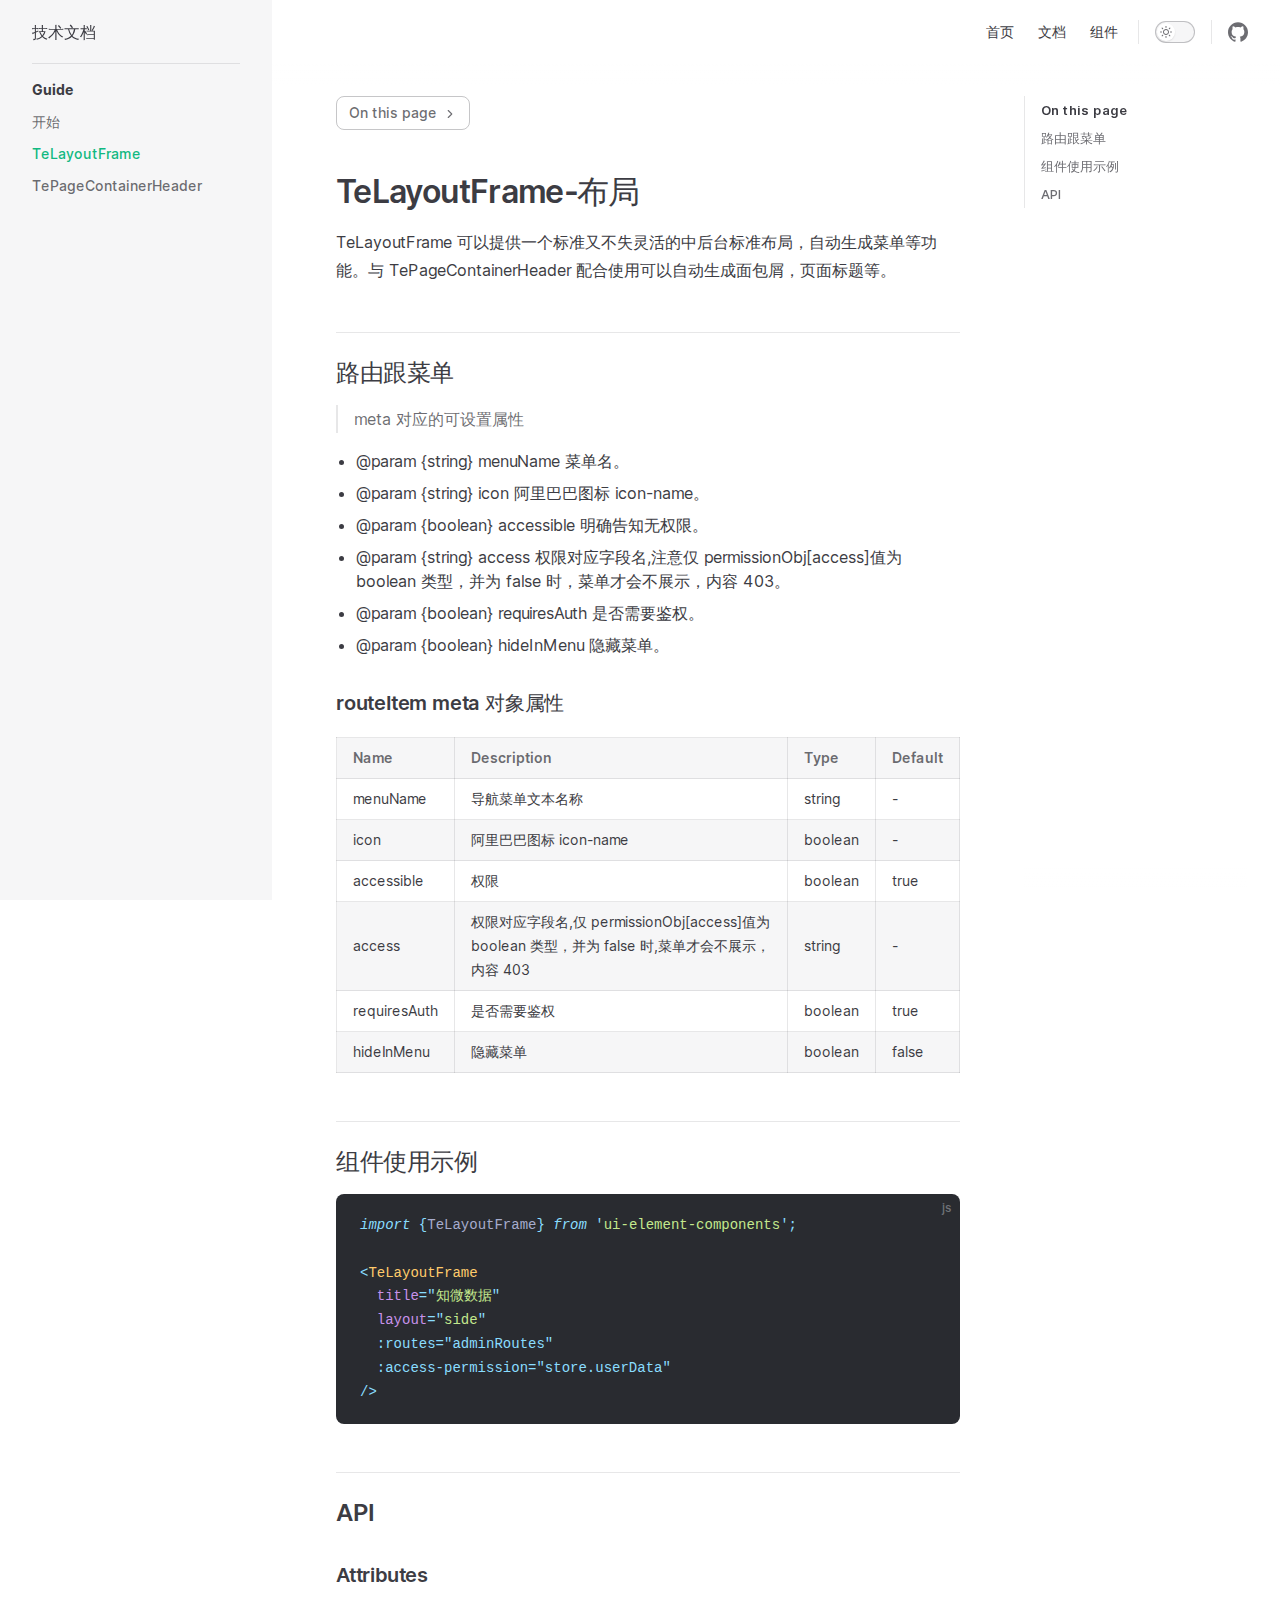
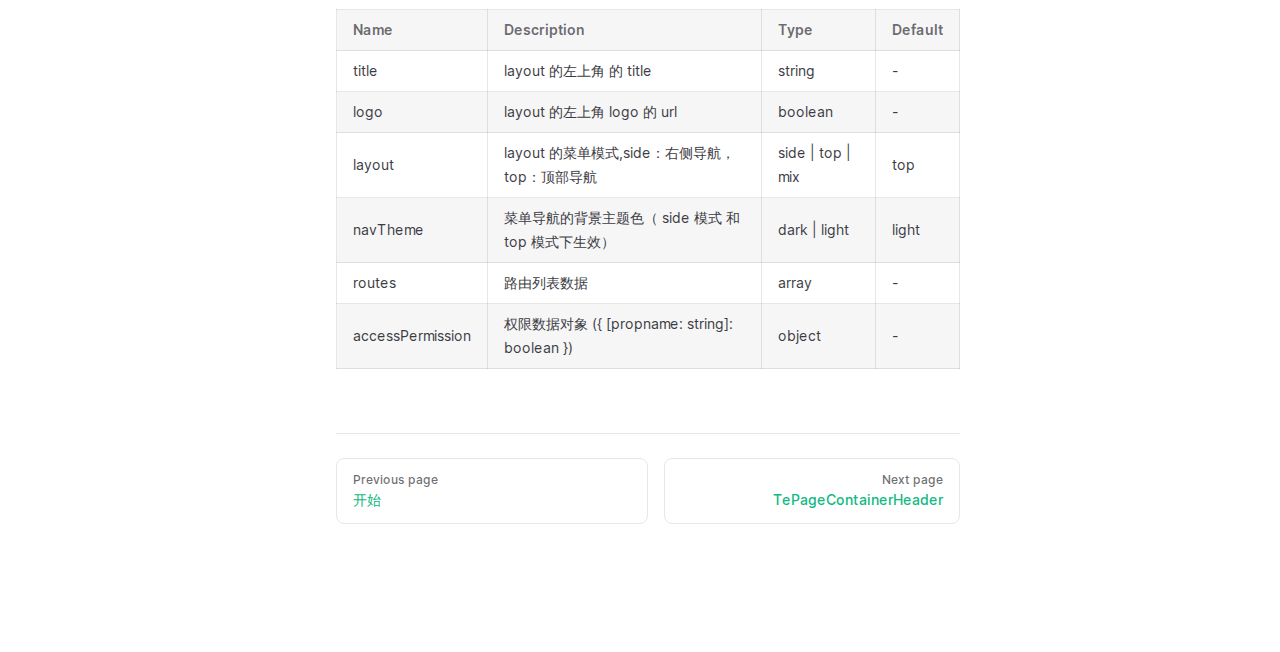
<file: guide/te-layout-frame.html>
<!DOCTYPE html>
<html lang="cn-ZH" dir="ltr">
  <head>
    <meta charset="utf-8">
    <meta name="viewport" content="width=device-width,initial-scale=1">
    <title>TeLayoutFrame-布局 | 技术文档</title>
    <meta name="description" content="A VitePress Site">
    <link rel="preload stylesheet" href="/assets/style.e2daf525.css" as="style">
    <script type="module" src="/assets/app.87003eda.js"></script>
    <link rel="preload" href="/assets/inter-roman-latin.2ed14f66.woff2" as="font" type="font/woff2" crossorigin="">
  <link rel="modulepreload" href="/assets/chunks/framework.c3e98088.js">
  <link rel="modulepreload" href="/assets/chunks/theme.9c654a62.js">
  <link rel="modulepreload" href="/assets/guide_te-layout-frame.md.de2960fa.lean.js">
  <script id="check-dark-light">(()=>{const e=localStorage.getItem("vitepress-theme-appearance")||"",a=window.matchMedia("(prefers-color-scheme: dark)").matches;(!e||e==="auto"?a:e==="dark")&&document.documentElement.classList.add("dark")})();</script>
  </head>
  <body>
    <div id="app"><div class="Layout" data-v-b2cf3e0b><!--[--><!--]--><!--[--><span tabindex="-1" data-v-c8616af1></span><a href="#VPContent" class="VPSkipLink visually-hidden" data-v-c8616af1> Skip to content </a><!--]--><!----><header class="VPNav" data-v-b2cf3e0b data-v-7e5bc4a5><div class="VPNavBar has-sidebar" data-v-7e5bc4a5 data-v-7c10cd25><div class="container" data-v-7c10cd25><div class="title" data-v-7c10cd25><div class="VPNavBarTitle has-sidebar" data-v-7c10cd25 data-v-4d981103><a class="title" href="/" data-v-4d981103><!--[--><!--]--><!----><!--[-->技术文档<!--]--><!--[--><!--]--></a></div></div><div class="content" data-v-7c10cd25><div class="curtain" data-v-7c10cd25></div><div class="content-body" data-v-7c10cd25><!--[--><!--]--><div class="VPNavBarSearch search" style="--vp-meta-key:&#39;Meta&#39;;" data-v-7c10cd25><!----></div><nav aria-labelledby="main-nav-aria-label" class="VPNavBarMenu menu" data-v-7c10cd25 data-v-7f418b0f><span id="main-nav-aria-label" class="visually-hidden" data-v-7f418b0f>Main Navigation</span><!--[--><!--[--><a class="VPLink link VPNavBarMenuLink" href="/" tabindex="0" data-v-7f418b0f data-v-5e623618 data-v-8f4dc553><!--[-->首页<!--]--><!----></a><!--]--><!--[--><a class="VPLink link VPNavBarMenuLink" href="/document.html" tabindex="0" data-v-7f418b0f data-v-5e623618 data-v-8f4dc553><!--[-->文档<!--]--><!----></a><!--]--><!--[--><a class="VPLink link VPNavBarMenuLink" href="/guide/" tabindex="0" data-v-7f418b0f data-v-5e623618 data-v-8f4dc553><!--[-->组件<!--]--><!----></a><!--]--><!--]--></nav><!----><div class="VPNavBarAppearance appearance" data-v-7c10cd25 data-v-f6a63727><button class="VPSwitch VPSwitchAppearance" type="button" role="switch" title="toggle dark mode" aria-checked="false" data-v-f6a63727 data-v-87de0873 data-v-f3c41672><span class="check" data-v-f3c41672><span class="icon" data-v-f3c41672><!--[--><svg xmlns="http://www.w3.org/2000/svg" aria-hidden="true" focusable="false" viewbox="0 0 24 24" class="sun" data-v-87de0873><path d="M12,18c-3.3,0-6-2.7-6-6s2.7-6,6-6s6,2.7,6,6S15.3,18,12,18zM12,8c-2.2,0-4,1.8-4,4c0,2.2,1.8,4,4,4c2.2,0,4-1.8,4-4C16,9.8,14.2,8,12,8z"></path><path d="M12,4c-0.6,0-1-0.4-1-1V1c0-0.6,0.4-1,1-1s1,0.4,1,1v2C13,3.6,12.6,4,12,4z"></path><path d="M12,24c-0.6,0-1-0.4-1-1v-2c0-0.6,0.4-1,1-1s1,0.4,1,1v2C13,23.6,12.6,24,12,24z"></path><path d="M5.6,6.6c-0.3,0-0.5-0.1-0.7-0.3L3.5,4.9c-0.4-0.4-0.4-1,0-1.4s1-0.4,1.4,0l1.4,1.4c0.4,0.4,0.4,1,0,1.4C6.2,6.5,5.9,6.6,5.6,6.6z"></path><path d="M19.8,20.8c-0.3,0-0.5-0.1-0.7-0.3l-1.4-1.4c-0.4-0.4-0.4-1,0-1.4s1-0.4,1.4,0l1.4,1.4c0.4,0.4,0.4,1,0,1.4C20.3,20.7,20,20.8,19.8,20.8z"></path><path d="M3,13H1c-0.6,0-1-0.4-1-1s0.4-1,1-1h2c0.6,0,1,0.4,1,1S3.6,13,3,13z"></path><path d="M23,13h-2c-0.6,0-1-0.4-1-1s0.4-1,1-1h2c0.6,0,1,0.4,1,1S23.6,13,23,13z"></path><path d="M4.2,20.8c-0.3,0-0.5-0.1-0.7-0.3c-0.4-0.4-0.4-1,0-1.4l1.4-1.4c0.4-0.4,1-0.4,1.4,0s0.4,1,0,1.4l-1.4,1.4C4.7,20.7,4.5,20.8,4.2,20.8z"></path><path d="M18.4,6.6c-0.3,0-0.5-0.1-0.7-0.3c-0.4-0.4-0.4-1,0-1.4l1.4-1.4c0.4-0.4,1-0.4,1.4,0s0.4,1,0,1.4l-1.4,1.4C18.9,6.5,18.6,6.6,18.4,6.6z"></path></svg><svg xmlns="http://www.w3.org/2000/svg" aria-hidden="true" focusable="false" viewbox="0 0 24 24" class="moon" data-v-87de0873><path d="M12.1,22c-0.3,0-0.6,0-0.9,0c-5.5-0.5-9.5-5.4-9-10.9c0.4-4.8,4.2-8.6,9-9c0.4,0,0.8,0.2,1,0.5c0.2,0.3,0.2,0.8-0.1,1.1c-2,2.7-1.4,6.4,1.3,8.4c2.1,1.6,5,1.6,7.1,0c0.3-0.2,0.7-0.3,1.1-0.1c0.3,0.2,0.5,0.6,0.5,1c-0.2,2.7-1.5,5.1-3.6,6.8C16.6,21.2,14.4,22,12.1,22zM9.3,4.4c-2.9,1-5,3.6-5.2,6.8c-0.4,4.4,2.8,8.3,7.2,8.7c2.1,0.2,4.2-0.4,5.8-1.8c1.1-0.9,1.9-2.1,2.4-3.4c-2.5,0.9-5.3,0.5-7.5-1.1C9.2,11.4,8.1,7.7,9.3,4.4z"></path></svg><!--]--></span></span></button></div><div class="VPSocialLinks VPNavBarSocialLinks social-links" data-v-7c10cd25 data-v-0394ad82 data-v-d7a53887><!--[--><a class="VPSocialLink" href="https://github.com/vuejs/vitepress" aria-label="github" target="_blank" rel="noopener" data-v-d7a53887 data-v-c530cc0a><svg role="img" viewBox="0 0 24 24" xmlns="http://www.w3.org/2000/svg"><title>GitHub</title><path d="M12 .297c-6.63 0-12 5.373-12 12 0 5.303 3.438 9.8 8.205 11.385.6.113.82-.258.82-.577 0-.285-.01-1.04-.015-2.04-3.338.724-4.042-1.61-4.042-1.61C4.422 18.07 3.633 17.7 3.633 17.7c-1.087-.744.084-.729.084-.729 1.205.084 1.838 1.236 1.838 1.236 1.07 1.835 2.809 1.305 3.495.998.108-.776.417-1.305.76-1.605-2.665-.3-5.466-1.332-5.466-5.93 0-1.31.465-2.38 1.235-3.22-.135-.303-.54-1.523.105-3.176 0 0 1.005-.322 3.3 1.23.96-.267 1.98-.399 3-.405 1.02.006 2.04.138 3 .405 2.28-1.552 3.285-1.23 3.285-1.23.645 1.653.24 2.873.12 3.176.765.84 1.23 1.91 1.23 3.22 0 4.61-2.805 5.625-5.475 5.92.42.36.81 1.096.81 2.22 0 1.606-.015 2.896-.015 3.286 0 .315.21.69.825.57C20.565 22.092 24 17.592 24 12.297c0-6.627-5.373-12-12-12"/></svg></a><!--]--></div><div class="VPFlyout VPNavBarExtra extra" data-v-7c10cd25 data-v-40855f84 data-v-764effdf><button type="button" class="button" aria-haspopup="true" aria-expanded="false" aria-label="extra navigation" data-v-764effdf><svg xmlns="http://www.w3.org/2000/svg" aria-hidden="true" focusable="false" viewbox="0 0 24 24" class="icon" data-v-764effdf><circle cx="12" cy="12" r="2"></circle><circle cx="19" cy="12" r="2"></circle><circle cx="5" cy="12" r="2"></circle></svg></button><div class="menu" data-v-764effdf><div class="VPMenu" data-v-764effdf data-v-e7ea1737><!----><!--[--><!--[--><!----><div class="group" data-v-40855f84><div class="item appearance" data-v-40855f84><p class="label" data-v-40855f84>Appearance</p><div class="appearance-action" data-v-40855f84><button class="VPSwitch VPSwitchAppearance" type="button" role="switch" title="toggle dark mode" aria-checked="false" data-v-40855f84 data-v-87de0873 data-v-f3c41672><span class="check" data-v-f3c41672><span class="icon" data-v-f3c41672><!--[--><svg xmlns="http://www.w3.org/2000/svg" aria-hidden="true" focusable="false" viewbox="0 0 24 24" class="sun" data-v-87de0873><path d="M12,18c-3.3,0-6-2.7-6-6s2.7-6,6-6s6,2.7,6,6S15.3,18,12,18zM12,8c-2.2,0-4,1.8-4,4c0,2.2,1.8,4,4,4c2.2,0,4-1.8,4-4C16,9.8,14.2,8,12,8z"></path><path d="M12,4c-0.6,0-1-0.4-1-1V1c0-0.6,0.4-1,1-1s1,0.4,1,1v2C13,3.6,12.6,4,12,4z"></path><path d="M12,24c-0.6,0-1-0.4-1-1v-2c0-0.6,0.4-1,1-1s1,0.4,1,1v2C13,23.6,12.6,24,12,24z"></path><path d="M5.6,6.6c-0.3,0-0.5-0.1-0.7-0.3L3.5,4.9c-0.4-0.4-0.4-1,0-1.4s1-0.4,1.4,0l1.4,1.4c0.4,0.4,0.4,1,0,1.4C6.2,6.5,5.9,6.6,5.6,6.6z"></path><path d="M19.8,20.8c-0.3,0-0.5-0.1-0.7-0.3l-1.4-1.4c-0.4-0.4-0.4-1,0-1.4s1-0.4,1.4,0l1.4,1.4c0.4,0.4,0.4,1,0,1.4C20.3,20.7,20,20.8,19.8,20.8z"></path><path d="M3,13H1c-0.6,0-1-0.4-1-1s0.4-1,1-1h2c0.6,0,1,0.4,1,1S3.6,13,3,13z"></path><path d="M23,13h-2c-0.6,0-1-0.4-1-1s0.4-1,1-1h2c0.6,0,1,0.4,1,1S23.6,13,23,13z"></path><path d="M4.2,20.8c-0.3,0-0.5-0.1-0.7-0.3c-0.4-0.4-0.4-1,0-1.4l1.4-1.4c0.4-0.4,1-0.4,1.4,0s0.4,1,0,1.4l-1.4,1.4C4.7,20.7,4.5,20.8,4.2,20.8z"></path><path d="M18.4,6.6c-0.3,0-0.5-0.1-0.7-0.3c-0.4-0.4-0.4-1,0-1.4l1.4-1.4c0.4-0.4,1-0.4,1.4,0s0.4,1,0,1.4l-1.4,1.4C18.9,6.5,18.6,6.6,18.4,6.6z"></path></svg><svg xmlns="http://www.w3.org/2000/svg" aria-hidden="true" focusable="false" viewbox="0 0 24 24" class="moon" data-v-87de0873><path d="M12.1,22c-0.3,0-0.6,0-0.9,0c-5.5-0.5-9.5-5.4-9-10.9c0.4-4.8,4.2-8.6,9-9c0.4,0,0.8,0.2,1,0.5c0.2,0.3,0.2,0.8-0.1,1.1c-2,2.7-1.4,6.4,1.3,8.4c2.1,1.6,5,1.6,7.1,0c0.3-0.2,0.7-0.3,1.1-0.1c0.3,0.2,0.5,0.6,0.5,1c-0.2,2.7-1.5,5.1-3.6,6.8C16.6,21.2,14.4,22,12.1,22zM9.3,4.4c-2.9,1-5,3.6-5.2,6.8c-0.4,4.4,2.8,8.3,7.2,8.7c2.1,0.2,4.2-0.4,5.8-1.8c1.1-0.9,1.9-2.1,2.4-3.4c-2.5,0.9-5.3,0.5-7.5-1.1C9.2,11.4,8.1,7.7,9.3,4.4z"></path></svg><!--]--></span></span></button></div></div></div><div class="group" data-v-40855f84><div class="item social-links" data-v-40855f84><div class="VPSocialLinks social-links-list" data-v-40855f84 data-v-d7a53887><!--[--><a class="VPSocialLink" href="https://github.com/vuejs/vitepress" aria-label="github" target="_blank" rel="noopener" data-v-d7a53887 data-v-c530cc0a><svg role="img" viewBox="0 0 24 24" xmlns="http://www.w3.org/2000/svg"><title>GitHub</title><path d="M12 .297c-6.63 0-12 5.373-12 12 0 5.303 3.438 9.8 8.205 11.385.6.113.82-.258.82-.577 0-.285-.01-1.04-.015-2.04-3.338.724-4.042-1.61-4.042-1.61C4.422 18.07 3.633 17.7 3.633 17.7c-1.087-.744.084-.729.084-.729 1.205.084 1.838 1.236 1.838 1.236 1.07 1.835 2.809 1.305 3.495.998.108-.776.417-1.305.76-1.605-2.665-.3-5.466-1.332-5.466-5.93 0-1.31.465-2.38 1.235-3.22-.135-.303-.54-1.523.105-3.176 0 0 1.005-.322 3.3 1.23.96-.267 1.98-.399 3-.405 1.02.006 2.04.138 3 .405 2.28-1.552 3.285-1.23 3.285-1.23.645 1.653.24 2.873.12 3.176.765.84 1.23 1.91 1.23 3.22 0 4.61-2.805 5.625-5.475 5.92.42.36.81 1.096.81 2.22 0 1.606-.015 2.896-.015 3.286 0 .315.21.69.825.57C20.565 22.092 24 17.592 24 12.297c0-6.627-5.373-12-12-12"/></svg></a><!--]--></div></div></div><!--]--><!--]--></div></div></div><!--[--><!--]--><button type="button" class="VPNavBarHamburger hamburger" aria-label="mobile navigation" aria-expanded="false" aria-controls="VPNavScreen" data-v-7c10cd25 data-v-e5dd9c1c><span class="container" data-v-e5dd9c1c><span class="top" data-v-e5dd9c1c></span><span class="middle" data-v-e5dd9c1c></span><span class="bottom" data-v-e5dd9c1c></span></span></button></div></div></div></div><!----></header><div class="VPLocalNav" data-v-b2cf3e0b data-v-392e1bf8><button class="menu" aria-expanded="false" aria-controls="VPSidebarNav" data-v-392e1bf8><svg xmlns="http://www.w3.org/2000/svg" aria-hidden="true" focusable="false" viewbox="0 0 24 24" class="menu-icon" data-v-392e1bf8><path d="M17,11H3c-0.6,0-1-0.4-1-1s0.4-1,1-1h14c0.6,0,1,0.4,1,1S17.6,11,17,11z"></path><path d="M21,7H3C2.4,7,2,6.6,2,6s0.4-1,1-1h18c0.6,0,1,0.4,1,1S21.6,7,21,7z"></path><path d="M21,15H3c-0.6,0-1-0.4-1-1s0.4-1,1-1h18c0.6,0,1,0.4,1,1S21.6,15,21,15z"></path><path d="M17,19H3c-0.6,0-1-0.4-1-1s0.4-1,1-1h14c0.6,0,1,0.4,1,1S17.6,19,17,19z"></path></svg><span class="menu-text" data-v-392e1bf8>Menu</span></button><div class="VPLocalNavOutlineDropdown" style="--vp-vh:0px;" data-v-392e1bf8 data-v-079b16a8><button data-v-079b16a8>Return to top</button><!----></div></div><aside class="VPSidebar" data-v-b2cf3e0b data-v-af16598e><div class="curtain" data-v-af16598e></div><nav class="nav" id="VPSidebarNav" aria-labelledby="sidebar-aria-label" tabindex="-1" data-v-af16598e><span class="visually-hidden" id="sidebar-aria-label" data-v-af16598e> Sidebar Navigation </span><!--[--><!--]--><!--[--><div class="group" data-v-af16598e><section class="VPSidebarItem level-0 has-active" data-v-af16598e data-v-c4656e6d><div class="item" role="button" tabindex="0" data-v-c4656e6d><div class="indicator" data-v-c4656e6d></div><h2 class="text" data-v-c4656e6d>Guide</h2><!----></div><div class="items" data-v-c4656e6d><!--[--><div class="VPSidebarItem level-1 is-link" data-v-c4656e6d data-v-c4656e6d><div class="item" data-v-c4656e6d><div class="indicator" data-v-c4656e6d></div><a class="VPLink link link" href="/guide/" data-v-c4656e6d data-v-8f4dc553><!--[--><p class="text" data-v-c4656e6d>开始</p><!--]--><!----></a><!----></div><!----></div><div class="VPSidebarItem level-1 is-link is-active has-active" data-v-c4656e6d data-v-c4656e6d><div class="item" data-v-c4656e6d><div class="indicator" data-v-c4656e6d></div><a class="VPLink link link" href="/guide/te-layout-frame.html" data-v-c4656e6d data-v-8f4dc553><!--[--><p class="text" data-v-c4656e6d>TeLayoutFrame</p><!--]--><!----></a><!----></div><!----></div><div class="VPSidebarItem level-1 is-link" data-v-c4656e6d data-v-c4656e6d><div class="item" data-v-c4656e6d><div class="indicator" data-v-c4656e6d></div><a class="VPLink link link" href="/guide/te-page-container-header.html" data-v-c4656e6d data-v-8f4dc553><!--[--><p class="text" data-v-c4656e6d>TePageContainerHeader</p><!--]--><!----></a><!----></div><!----></div><!--]--></div></section></div><!--]--><!--[--><!--]--></nav></aside><div class="VPContent has-sidebar" id="VPContent" data-v-b2cf3e0b data-v-a494bd1d><div class="VPDoc has-sidebar has-aside" data-v-a494bd1d data-v-c4b0d3cf><!--[--><!--]--><div class="container" data-v-c4b0d3cf><div class="aside" data-v-c4b0d3cf><div class="aside-curtain" data-v-c4b0d3cf></div><div class="aside-container" data-v-c4b0d3cf><div class="aside-content" data-v-c4b0d3cf><div class="VPDocAside" data-v-c4b0d3cf data-v-3f215769><!--[--><!--]--><!--[--><!--]--><div class="VPDocAsideOutline" data-v-3f215769 data-v-ff0f39c8><div class="content" data-v-ff0f39c8><div class="outline-marker" data-v-ff0f39c8></div><div class="outline-title" data-v-ff0f39c8>On this page</div><nav aria-labelledby="doc-outline-aria-label" data-v-ff0f39c8><span class="visually-hidden" id="doc-outline-aria-label" data-v-ff0f39c8> Table of Contents for current page </span><ul class="root" data-v-ff0f39c8 data-v-9a431c33><!--[--><!--]--></ul></nav></div></div><!--[--><!--]--><div class="spacer" data-v-3f215769></div><!--[--><!--]--><!----><!--[--><!--]--><!--[--><!--]--></div></div></div></div><div class="content" data-v-c4b0d3cf><div class="content-container" data-v-c4b0d3cf><!--[--><!--]--><!----><main class="main" data-v-c4b0d3cf><div style="position:relative;" class="vp-doc _guide_te-layout-frame" data-v-c4b0d3cf><div><h1 id="telayoutframe-布局" tabindex="-1">TeLayoutFrame-布局 <a class="header-anchor" href="#telayoutframe-布局" aria-label="Permalink to &quot;TeLayoutFrame-布局&quot;">​</a></h1><p>TeLayoutFrame 可以提供一个标准又不失灵活的中后台标准布局，自动生成菜单等功能。与 TePageContainerHeader 配合使用可以自动生成面包屑，页面标题等。</p><h2 id="路由跟菜单" tabindex="-1">路由跟菜单 <a class="header-anchor" href="#路由跟菜单" aria-label="Permalink to &quot;路由跟菜单&quot;">​</a></h2><blockquote><p>meta 对应的可设置属性</p></blockquote><ul><li>@param {string} menuName 菜单名。</li><li>@param {string} icon 阿里巴巴图标 icon-name。</li><li>@param {boolean} accessible 明确告知无权限。</li><li>@param {string} access 权限对应字段名,注意仅 permissionObj[access]值为 boolean 类型，并为 false 时，菜单才会不展示，内容 403。</li><li>@param {boolean} requiresAuth 是否需要鉴权。</li><li>@param {boolean} hideInMenu 隐藏菜单。</li></ul><h3 id="routeitem-meta-对象属性" tabindex="-1">routeItem meta 对象属性 <a class="header-anchor" href="#routeitem-meta-对象属性" aria-label="Permalink to &quot;routeItem meta 对象属性&quot;">​</a></h3><table><thead><tr><th>Name</th><th>Description</th><th>Type</th><th>Default</th></tr></thead><tbody><tr><td>menuName</td><td>导航菜单文本名称</td><td>string</td><td>-</td></tr><tr><td>icon</td><td>阿里巴巴图标 icon-name</td><td>boolean</td><td>-</td></tr><tr><td>accessible</td><td>权限</td><td>boolean</td><td>true</td></tr><tr><td>access</td><td>权限对应字段名,仅 permissionObj[access]值为 boolean 类型，并为 false 时,菜单才会不展示，内容 403</td><td>string</td><td>-</td></tr><tr><td>requiresAuth</td><td>是否需要鉴权</td><td>boolean</td><td>true</td></tr><tr><td>hideInMenu</td><td>隐藏菜单</td><td>boolean</td><td>false</td></tr></tbody></table><h2 id="组件使用示例" tabindex="-1">组件使用示例 <a class="header-anchor" href="#组件使用示例" aria-label="Permalink to &quot;组件使用示例&quot;">​</a></h2><div class="language-js"><button title="Copy Code" class="copy"></button><span class="lang">js</span><pre class="shiki material-theme-palenight"><code><span class="line"><span style="color:#89DDFF;font-style:italic;">import</span><span style="color:#A6ACCD;"> </span><span style="color:#89DDFF;">{</span><span style="color:#A6ACCD;">TeLayoutFrame</span><span style="color:#89DDFF;">}</span><span style="color:#A6ACCD;"> </span><span style="color:#89DDFF;font-style:italic;">from</span><span style="color:#A6ACCD;"> </span><span style="color:#89DDFF;">&#39;</span><span style="color:#C3E88D;">ui-element-components</span><span style="color:#89DDFF;">&#39;</span><span style="color:#89DDFF;">;</span></span>
<span class="line"></span>
<span class="line"><span style="color:#89DDFF;">&lt;</span><span style="color:#FFCB6B;">TeLayoutFrame</span></span>
<span class="line"><span style="color:#89DDFF;">  </span><span style="color:#C792EA;">title</span><span style="color:#89DDFF;">=</span><span style="color:#89DDFF;">&quot;</span><span style="color:#C3E88D;">知微数据</span><span style="color:#89DDFF;">&quot;</span></span>
<span class="line"><span style="color:#89DDFF;">  </span><span style="color:#C792EA;">layout</span><span style="color:#89DDFF;">=</span><span style="color:#89DDFF;">&quot;</span><span style="color:#C3E88D;">side</span><span style="color:#89DDFF;">&quot;</span></span>
<span class="line"><span style="color:#89DDFF;">  :routes=&quot;adminRoutes&quot;</span></span>
<span class="line"><span style="color:#89DDFF;">  :access-permission=&quot;store.userData&quot;</span></span>
<span class="line"><span style="color:#89DDFF;">/&gt;</span></span></code></pre></div><h2 id="api" tabindex="-1">API <a class="header-anchor" href="#api" aria-label="Permalink to &quot;API&quot;">​</a></h2><h3 id="attributes" tabindex="-1">Attributes <a class="header-anchor" href="#attributes" aria-label="Permalink to &quot;Attributes&quot;">​</a></h3><table><thead><tr><th>Name</th><th>Description</th><th>Type</th><th>Default</th></tr></thead><tbody><tr><td>title</td><td>layout 的左上角 的 title</td><td>string</td><td>-</td></tr><tr><td>logo</td><td>layout 的左上角 logo 的 url</td><td>boolean</td><td>-</td></tr><tr><td>layout</td><td>layout 的菜单模式,side：右侧导航，top：顶部导航</td><td>side | top | mix</td><td>top</td></tr><tr><td>navTheme</td><td>菜单导航的背景主题色（ side 模式 和 top 模式下生效）</td><td>dark | light</td><td>light</td></tr><tr><td>routes</td><td>路由列表数据</td><td>array</td><td>-</td></tr><tr><td>accessPermission</td><td>权限数据对象 ({ [propname: string]: boolean })</td><td>object</td><td>-</td></tr></tbody></table></div></div></main><footer class="VPDocFooter" data-v-c4b0d3cf data-v-face870a><!--[--><!--]--><!----><div class="prev-next" data-v-face870a><div class="pager" data-v-face870a><a class="pager-link prev" href="/guide/" data-v-face870a><span class="desc" data-v-face870a>Previous page</span><span class="title" data-v-face870a>开始</span></a></div><div class="has-prev pager" data-v-face870a><a class="pager-link next" href="/guide/te-page-container-header.html" data-v-face870a><span class="desc" data-v-face870a>Next page</span><span class="title" data-v-face870a>TePageContainerHeader</span></a></div></div></footer><!--[--><!--]--></div></div></div><!--[--><!--]--></div></div><!----><!--[--><!--]--></div></div>
    <script>__VP_HASH_MAP__ = JSON.parse("{\"components.md\":\"844887d2\",\"guide_te-layout-frame.md\":\"de2960fa\",\"index.md\":\"5c06ff06\",\"document.md\":\"800af583\",\"guide_index.md\":\"3c5c9858\",\"guide_api-examples.md\":\"eca3cea6\",\"markdown-examples.md\":\"a5229f6a\",\"guide_te-page-container-header.md\":\"15fc6614\"}")
__VP_SITE_DATA__ = JSON.parse("{\"lang\":\"cn-ZH\",\"dir\":\"ltr\",\"title\":\"技术文档\",\"description\":\"A VitePress Site\",\"base\":\"/\",\"head\":[],\"appearance\":true,\"themeConfig\":{\"nav\":[{\"text\":\"首页\",\"link\":\"/\"},{\"text\":\"文档\",\"link\":\"/document\"},{\"text\":\"组件\",\"link\":\"/guide/\"}],\"sidebar\":{\"/guide/\":[{\"text\":\"Guide\",\"items\":[{\"text\":\"开始\",\"link\":\"/guide/\"},{\"text\":\"TeLayoutFrame\",\"link\":\"/guide/te-layout-frame\"},{\"text\":\"TePageContainerHeader\",\"link\":\"/guide/te-page-container-header\"}]}]},\"socialLinks\":[{\"icon\":\"github\",\"link\":\"https://github.com/vuejs/vitepress\"}]},\"locales\":{},\"scrollOffset\":90,\"cleanUrls\":false}")</script>
    
  </body>
</html>
</file>
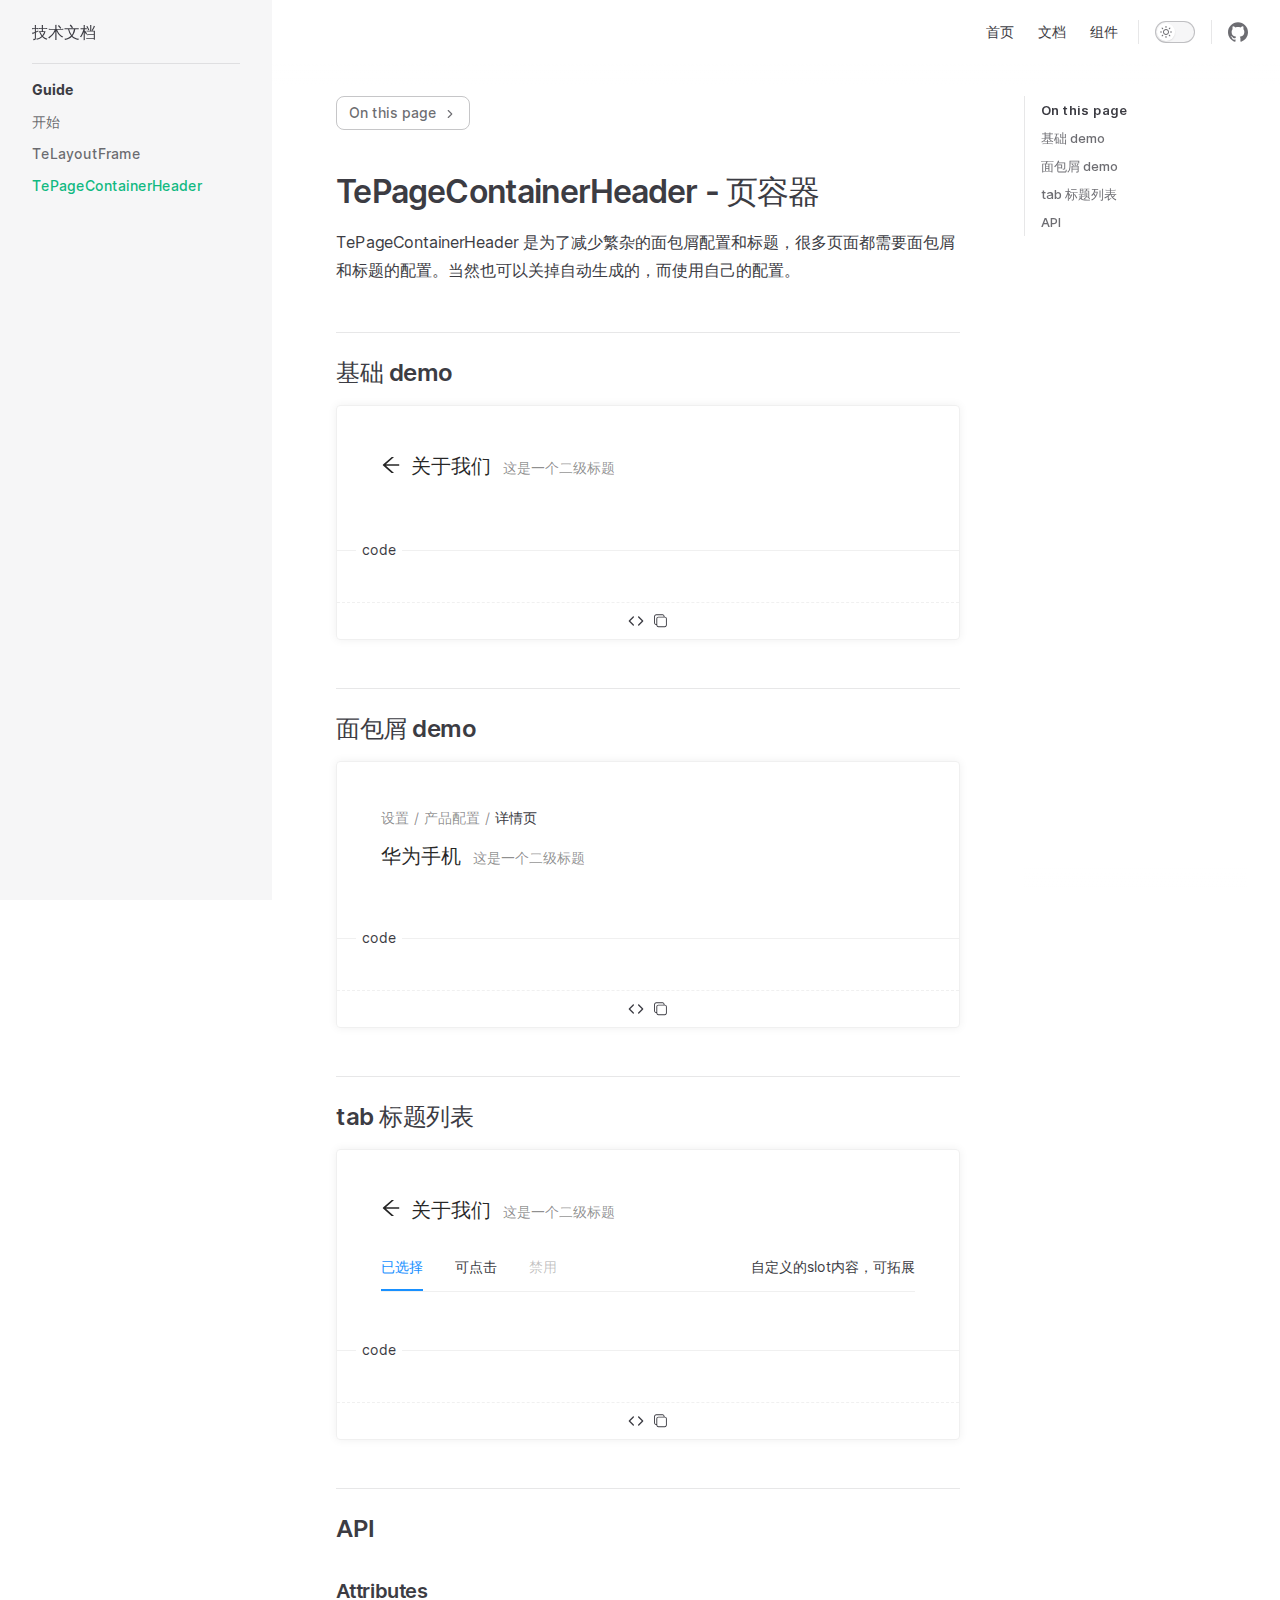
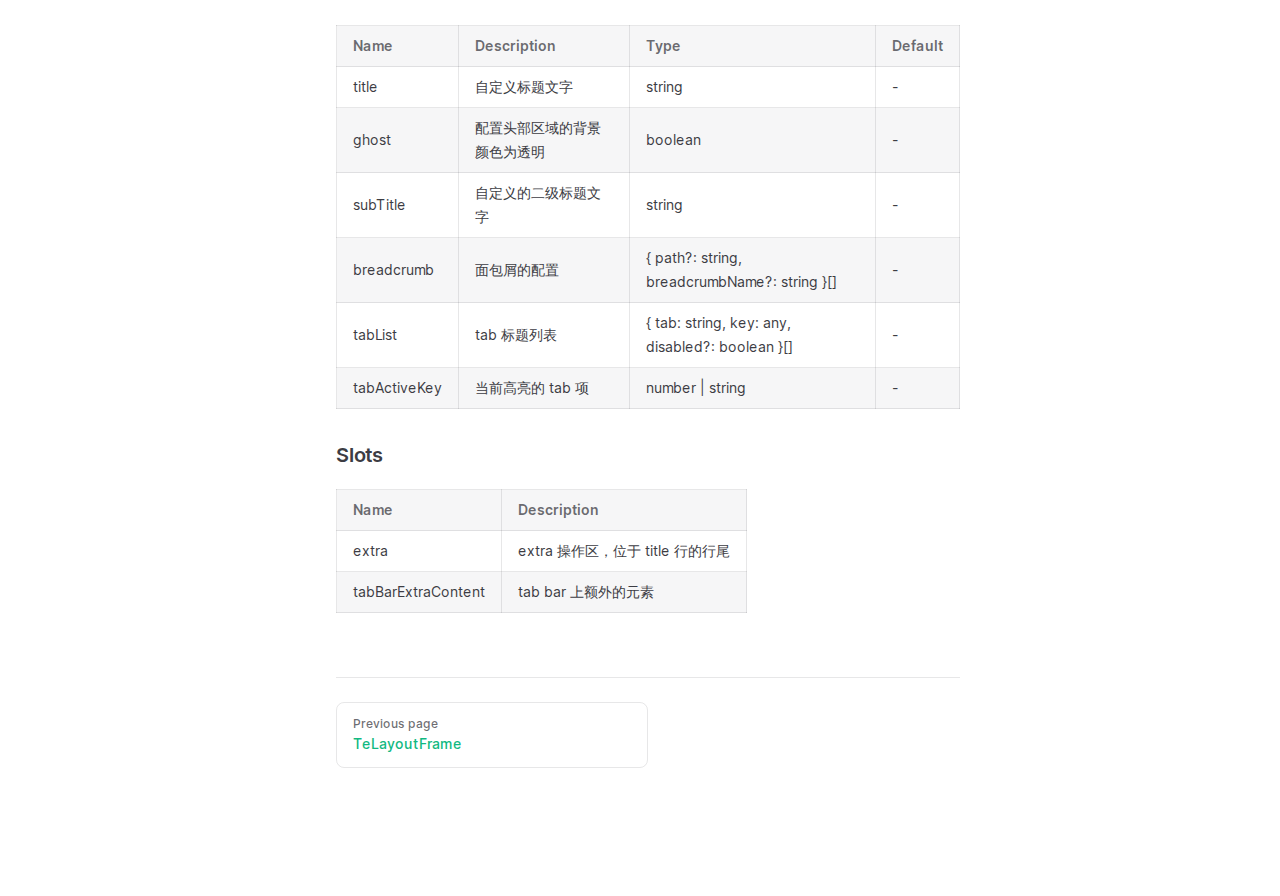
<file: guide/te-page-container-header.html>
<!DOCTYPE html>
<html lang="cn-ZH" dir="ltr">
  <head>
    <meta charset="utf-8">
    <meta name="viewport" content="width=device-width,initial-scale=1">
    <title>TePageContainerHeader - 页容器 | 技术文档</title>
    <meta name="description" content="A VitePress Site">
    <link rel="preload stylesheet" href="/assets/style.e2daf525.css" as="style">
    <script type="module" src="/assets/app.87003eda.js"></script>
    <link rel="preload" href="/assets/inter-roman-latin.2ed14f66.woff2" as="font" type="font/woff2" crossorigin="">
  <link rel="modulepreload" href="/assets/chunks/framework.c3e98088.js">
  <link rel="modulepreload" href="/assets/chunks/theme.9c654a62.js">
  <link rel="modulepreload" href="/assets/guide_te-page-container-header.md.15fc6614.lean.js">
  <script id="check-dark-light">(()=>{const e=localStorage.getItem("vitepress-theme-appearance")||"",a=window.matchMedia("(prefers-color-scheme: dark)").matches;(!e||e==="auto"?a:e==="dark")&&document.documentElement.classList.add("dark")})();</script>
  </head>
  <body>
    <div id="app"><div class="Layout" data-v-b2cf3e0b><!--[--><!--]--><!--[--><span tabindex="-1" data-v-c8616af1></span><a href="#VPContent" class="VPSkipLink visually-hidden" data-v-c8616af1> Skip to content </a><!--]--><!----><header class="VPNav" data-v-b2cf3e0b data-v-7e5bc4a5><div class="VPNavBar has-sidebar" data-v-7e5bc4a5 data-v-7c10cd25><div class="container" data-v-7c10cd25><div class="title" data-v-7c10cd25><div class="VPNavBarTitle has-sidebar" data-v-7c10cd25 data-v-4d981103><a class="title" href="/" data-v-4d981103><!--[--><!--]--><!----><!--[-->技术文档<!--]--><!--[--><!--]--></a></div></div><div class="content" data-v-7c10cd25><div class="curtain" data-v-7c10cd25></div><div class="content-body" data-v-7c10cd25><!--[--><!--]--><div class="VPNavBarSearch search" style="--vp-meta-key:&#39;Meta&#39;;" data-v-7c10cd25><!----></div><nav aria-labelledby="main-nav-aria-label" class="VPNavBarMenu menu" data-v-7c10cd25 data-v-7f418b0f><span id="main-nav-aria-label" class="visually-hidden" data-v-7f418b0f>Main Navigation</span><!--[--><!--[--><a class="VPLink link VPNavBarMenuLink" href="/" tabindex="0" data-v-7f418b0f data-v-5e623618 data-v-8f4dc553><!--[-->首页<!--]--><!----></a><!--]--><!--[--><a class="VPLink link VPNavBarMenuLink" href="/document.html" tabindex="0" data-v-7f418b0f data-v-5e623618 data-v-8f4dc553><!--[-->文档<!--]--><!----></a><!--]--><!--[--><a class="VPLink link VPNavBarMenuLink" href="/guide/" tabindex="0" data-v-7f418b0f data-v-5e623618 data-v-8f4dc553><!--[-->组件<!--]--><!----></a><!--]--><!--]--></nav><!----><div class="VPNavBarAppearance appearance" data-v-7c10cd25 data-v-f6a63727><button class="VPSwitch VPSwitchAppearance" type="button" role="switch" title="toggle dark mode" aria-checked="false" data-v-f6a63727 data-v-87de0873 data-v-f3c41672><span class="check" data-v-f3c41672><span class="icon" data-v-f3c41672><!--[--><svg xmlns="http://www.w3.org/2000/svg" aria-hidden="true" focusable="false" viewbox="0 0 24 24" class="sun" data-v-87de0873><path d="M12,18c-3.3,0-6-2.7-6-6s2.7-6,6-6s6,2.7,6,6S15.3,18,12,18zM12,8c-2.2,0-4,1.8-4,4c0,2.2,1.8,4,4,4c2.2,0,4-1.8,4-4C16,9.8,14.2,8,12,8z"></path><path d="M12,4c-0.6,0-1-0.4-1-1V1c0-0.6,0.4-1,1-1s1,0.4,1,1v2C13,3.6,12.6,4,12,4z"></path><path d="M12,24c-0.6,0-1-0.4-1-1v-2c0-0.6,0.4-1,1-1s1,0.4,1,1v2C13,23.6,12.6,24,12,24z"></path><path d="M5.6,6.6c-0.3,0-0.5-0.1-0.7-0.3L3.5,4.9c-0.4-0.4-0.4-1,0-1.4s1-0.4,1.4,0l1.4,1.4c0.4,0.4,0.4,1,0,1.4C6.2,6.5,5.9,6.6,5.6,6.6z"></path><path d="M19.8,20.8c-0.3,0-0.5-0.1-0.7-0.3l-1.4-1.4c-0.4-0.4-0.4-1,0-1.4s1-0.4,1.4,0l1.4,1.4c0.4,0.4,0.4,1,0,1.4C20.3,20.7,20,20.8,19.8,20.8z"></path><path d="M3,13H1c-0.6,0-1-0.4-1-1s0.4-1,1-1h2c0.6,0,1,0.4,1,1S3.6,13,3,13z"></path><path d="M23,13h-2c-0.6,0-1-0.4-1-1s0.4-1,1-1h2c0.6,0,1,0.4,1,1S23.6,13,23,13z"></path><path d="M4.2,20.8c-0.3,0-0.5-0.1-0.7-0.3c-0.4-0.4-0.4-1,0-1.4l1.4-1.4c0.4-0.4,1-0.4,1.4,0s0.4,1,0,1.4l-1.4,1.4C4.7,20.7,4.5,20.8,4.2,20.8z"></path><path d="M18.4,6.6c-0.3,0-0.5-0.1-0.7-0.3c-0.4-0.4-0.4-1,0-1.4l1.4-1.4c0.4-0.4,1-0.4,1.4,0s0.4,1,0,1.4l-1.4,1.4C18.9,6.5,18.6,6.6,18.4,6.6z"></path></svg><svg xmlns="http://www.w3.org/2000/svg" aria-hidden="true" focusable="false" viewbox="0 0 24 24" class="moon" data-v-87de0873><path d="M12.1,22c-0.3,0-0.6,0-0.9,0c-5.5-0.5-9.5-5.4-9-10.9c0.4-4.8,4.2-8.6,9-9c0.4,0,0.8,0.2,1,0.5c0.2,0.3,0.2,0.8-0.1,1.1c-2,2.7-1.4,6.4,1.3,8.4c2.1,1.6,5,1.6,7.1,0c0.3-0.2,0.7-0.3,1.1-0.1c0.3,0.2,0.5,0.6,0.5,1c-0.2,2.7-1.5,5.1-3.6,6.8C16.6,21.2,14.4,22,12.1,22zM9.3,4.4c-2.9,1-5,3.6-5.2,6.8c-0.4,4.4,2.8,8.3,7.2,8.7c2.1,0.2,4.2-0.4,5.8-1.8c1.1-0.9,1.9-2.1,2.4-3.4c-2.5,0.9-5.3,0.5-7.5-1.1C9.2,11.4,8.1,7.7,9.3,4.4z"></path></svg><!--]--></span></span></button></div><div class="VPSocialLinks VPNavBarSocialLinks social-links" data-v-7c10cd25 data-v-0394ad82 data-v-d7a53887><!--[--><a class="VPSocialLink" href="https://github.com/vuejs/vitepress" aria-label="github" target="_blank" rel="noopener" data-v-d7a53887 data-v-c530cc0a><svg role="img" viewBox="0 0 24 24" xmlns="http://www.w3.org/2000/svg"><title>GitHub</title><path d="M12 .297c-6.63 0-12 5.373-12 12 0 5.303 3.438 9.8 8.205 11.385.6.113.82-.258.82-.577 0-.285-.01-1.04-.015-2.04-3.338.724-4.042-1.61-4.042-1.61C4.422 18.07 3.633 17.7 3.633 17.7c-1.087-.744.084-.729.084-.729 1.205.084 1.838 1.236 1.838 1.236 1.07 1.835 2.809 1.305 3.495.998.108-.776.417-1.305.76-1.605-2.665-.3-5.466-1.332-5.466-5.93 0-1.31.465-2.38 1.235-3.22-.135-.303-.54-1.523.105-3.176 0 0 1.005-.322 3.3 1.23.96-.267 1.98-.399 3-.405 1.02.006 2.04.138 3 .405 2.28-1.552 3.285-1.23 3.285-1.23.645 1.653.24 2.873.12 3.176.765.84 1.23 1.91 1.23 3.22 0 4.61-2.805 5.625-5.475 5.92.42.36.81 1.096.81 2.22 0 1.606-.015 2.896-.015 3.286 0 .315.21.69.825.57C20.565 22.092 24 17.592 24 12.297c0-6.627-5.373-12-12-12"/></svg></a><!--]--></div><div class="VPFlyout VPNavBarExtra extra" data-v-7c10cd25 data-v-40855f84 data-v-764effdf><button type="button" class="button" aria-haspopup="true" aria-expanded="false" aria-label="extra navigation" data-v-764effdf><svg xmlns="http://www.w3.org/2000/svg" aria-hidden="true" focusable="false" viewbox="0 0 24 24" class="icon" data-v-764effdf><circle cx="12" cy="12" r="2"></circle><circle cx="19" cy="12" r="2"></circle><circle cx="5" cy="12" r="2"></circle></svg></button><div class="menu" data-v-764effdf><div class="VPMenu" data-v-764effdf data-v-e7ea1737><!----><!--[--><!--[--><!----><div class="group" data-v-40855f84><div class="item appearance" data-v-40855f84><p class="label" data-v-40855f84>Appearance</p><div class="appearance-action" data-v-40855f84><button class="VPSwitch VPSwitchAppearance" type="button" role="switch" title="toggle dark mode" aria-checked="false" data-v-40855f84 data-v-87de0873 data-v-f3c41672><span class="check" data-v-f3c41672><span class="icon" data-v-f3c41672><!--[--><svg xmlns="http://www.w3.org/2000/svg" aria-hidden="true" focusable="false" viewbox="0 0 24 24" class="sun" data-v-87de0873><path d="M12,18c-3.3,0-6-2.7-6-6s2.7-6,6-6s6,2.7,6,6S15.3,18,12,18zM12,8c-2.2,0-4,1.8-4,4c0,2.2,1.8,4,4,4c2.2,0,4-1.8,4-4C16,9.8,14.2,8,12,8z"></path><path d="M12,4c-0.6,0-1-0.4-1-1V1c0-0.6,0.4-1,1-1s1,0.4,1,1v2C13,3.6,12.6,4,12,4z"></path><path d="M12,24c-0.6,0-1-0.4-1-1v-2c0-0.6,0.4-1,1-1s1,0.4,1,1v2C13,23.6,12.6,24,12,24z"></path><path d="M5.6,6.6c-0.3,0-0.5-0.1-0.7-0.3L3.5,4.9c-0.4-0.4-0.4-1,0-1.4s1-0.4,1.4,0l1.4,1.4c0.4,0.4,0.4,1,0,1.4C6.2,6.5,5.9,6.6,5.6,6.6z"></path><path d="M19.8,20.8c-0.3,0-0.5-0.1-0.7-0.3l-1.4-1.4c-0.4-0.4-0.4-1,0-1.4s1-0.4,1.4,0l1.4,1.4c0.4,0.4,0.4,1,0,1.4C20.3,20.7,20,20.8,19.8,20.8z"></path><path d="M3,13H1c-0.6,0-1-0.4-1-1s0.4-1,1-1h2c0.6,0,1,0.4,1,1S3.6,13,3,13z"></path><path d="M23,13h-2c-0.6,0-1-0.4-1-1s0.4-1,1-1h2c0.6,0,1,0.4,1,1S23.6,13,23,13z"></path><path d="M4.2,20.8c-0.3,0-0.5-0.1-0.7-0.3c-0.4-0.4-0.4-1,0-1.4l1.4-1.4c0.4-0.4,1-0.4,1.4,0s0.4,1,0,1.4l-1.4,1.4C4.7,20.7,4.5,20.8,4.2,20.8z"></path><path d="M18.4,6.6c-0.3,0-0.5-0.1-0.7-0.3c-0.4-0.4-0.4-1,0-1.4l1.4-1.4c0.4-0.4,1-0.4,1.4,0s0.4,1,0,1.4l-1.4,1.4C18.9,6.5,18.6,6.6,18.4,6.6z"></path></svg><svg xmlns="http://www.w3.org/2000/svg" aria-hidden="true" focusable="false" viewbox="0 0 24 24" class="moon" data-v-87de0873><path d="M12.1,22c-0.3,0-0.6,0-0.9,0c-5.5-0.5-9.5-5.4-9-10.9c0.4-4.8,4.2-8.6,9-9c0.4,0,0.8,0.2,1,0.5c0.2,0.3,0.2,0.8-0.1,1.1c-2,2.7-1.4,6.4,1.3,8.4c2.1,1.6,5,1.6,7.1,0c0.3-0.2,0.7-0.3,1.1-0.1c0.3,0.2,0.5,0.6,0.5,1c-0.2,2.7-1.5,5.1-3.6,6.8C16.6,21.2,14.4,22,12.1,22zM9.3,4.4c-2.9,1-5,3.6-5.2,6.8c-0.4,4.4,2.8,8.3,7.2,8.7c2.1,0.2,4.2-0.4,5.8-1.8c1.1-0.9,1.9-2.1,2.4-3.4c-2.5,0.9-5.3,0.5-7.5-1.1C9.2,11.4,8.1,7.7,9.3,4.4z"></path></svg><!--]--></span></span></button></div></div></div><div class="group" data-v-40855f84><div class="item social-links" data-v-40855f84><div class="VPSocialLinks social-links-list" data-v-40855f84 data-v-d7a53887><!--[--><a class="VPSocialLink" href="https://github.com/vuejs/vitepress" aria-label="github" target="_blank" rel="noopener" data-v-d7a53887 data-v-c530cc0a><svg role="img" viewBox="0 0 24 24" xmlns="http://www.w3.org/2000/svg"><title>GitHub</title><path d="M12 .297c-6.63 0-12 5.373-12 12 0 5.303 3.438 9.8 8.205 11.385.6.113.82-.258.82-.577 0-.285-.01-1.04-.015-2.04-3.338.724-4.042-1.61-4.042-1.61C4.422 18.07 3.633 17.7 3.633 17.7c-1.087-.744.084-.729.084-.729 1.205.084 1.838 1.236 1.838 1.236 1.07 1.835 2.809 1.305 3.495.998.108-.776.417-1.305.76-1.605-2.665-.3-5.466-1.332-5.466-5.93 0-1.31.465-2.38 1.235-3.22-.135-.303-.54-1.523.105-3.176 0 0 1.005-.322 3.3 1.23.96-.267 1.98-.399 3-.405 1.02.006 2.04.138 3 .405 2.28-1.552 3.285-1.23 3.285-1.23.645 1.653.24 2.873.12 3.176.765.84 1.23 1.91 1.23 3.22 0 4.61-2.805 5.625-5.475 5.92.42.36.81 1.096.81 2.22 0 1.606-.015 2.896-.015 3.286 0 .315.21.69.825.57C20.565 22.092 24 17.592 24 12.297c0-6.627-5.373-12-12-12"/></svg></a><!--]--></div></div></div><!--]--><!--]--></div></div></div><!--[--><!--]--><button type="button" class="VPNavBarHamburger hamburger" aria-label="mobile navigation" aria-expanded="false" aria-controls="VPNavScreen" data-v-7c10cd25 data-v-e5dd9c1c><span class="container" data-v-e5dd9c1c><span class="top" data-v-e5dd9c1c></span><span class="middle" data-v-e5dd9c1c></span><span class="bottom" data-v-e5dd9c1c></span></span></button></div></div></div></div><!----></header><div class="VPLocalNav" data-v-b2cf3e0b data-v-392e1bf8><button class="menu" aria-expanded="false" aria-controls="VPSidebarNav" data-v-392e1bf8><svg xmlns="http://www.w3.org/2000/svg" aria-hidden="true" focusable="false" viewbox="0 0 24 24" class="menu-icon" data-v-392e1bf8><path d="M17,11H3c-0.6,0-1-0.4-1-1s0.4-1,1-1h14c0.6,0,1,0.4,1,1S17.6,11,17,11z"></path><path d="M21,7H3C2.4,7,2,6.6,2,6s0.4-1,1-1h18c0.6,0,1,0.4,1,1S21.6,7,21,7z"></path><path d="M21,15H3c-0.6,0-1-0.4-1-1s0.4-1,1-1h18c0.6,0,1,0.4,1,1S21.6,15,21,15z"></path><path d="M17,19H3c-0.6,0-1-0.4-1-1s0.4-1,1-1h14c0.6,0,1,0.4,1,1S17.6,19,17,19z"></path></svg><span class="menu-text" data-v-392e1bf8>Menu</span></button><div class="VPLocalNavOutlineDropdown" style="--vp-vh:0px;" data-v-392e1bf8 data-v-079b16a8><button data-v-079b16a8>Return to top</button><!----></div></div><aside class="VPSidebar" data-v-b2cf3e0b data-v-af16598e><div class="curtain" data-v-af16598e></div><nav class="nav" id="VPSidebarNav" aria-labelledby="sidebar-aria-label" tabindex="-1" data-v-af16598e><span class="visually-hidden" id="sidebar-aria-label" data-v-af16598e> Sidebar Navigation </span><!--[--><!--]--><!--[--><div class="group" data-v-af16598e><section class="VPSidebarItem level-0 has-active" data-v-af16598e data-v-c4656e6d><div class="item" role="button" tabindex="0" data-v-c4656e6d><div class="indicator" data-v-c4656e6d></div><h2 class="text" data-v-c4656e6d>Guide</h2><!----></div><div class="items" data-v-c4656e6d><!--[--><div class="VPSidebarItem level-1 is-link" data-v-c4656e6d data-v-c4656e6d><div class="item" data-v-c4656e6d><div class="indicator" data-v-c4656e6d></div><a class="VPLink link link" href="/guide/" data-v-c4656e6d data-v-8f4dc553><!--[--><p class="text" data-v-c4656e6d>开始</p><!--]--><!----></a><!----></div><!----></div><div class="VPSidebarItem level-1 is-link" data-v-c4656e6d data-v-c4656e6d><div class="item" data-v-c4656e6d><div class="indicator" data-v-c4656e6d></div><a class="VPLink link link" href="/guide/te-layout-frame.html" data-v-c4656e6d data-v-8f4dc553><!--[--><p class="text" data-v-c4656e6d>TeLayoutFrame</p><!--]--><!----></a><!----></div><!----></div><div class="VPSidebarItem level-1 is-link is-active has-active" data-v-c4656e6d data-v-c4656e6d><div class="item" data-v-c4656e6d><div class="indicator" data-v-c4656e6d></div><a class="VPLink link link" href="/guide/te-page-container-header.html" data-v-c4656e6d data-v-8f4dc553><!--[--><p class="text" data-v-c4656e6d>TePageContainerHeader</p><!--]--><!----></a><!----></div><!----></div><!--]--></div></section></div><!--]--><!--[--><!--]--></nav></aside><div class="VPContent has-sidebar" id="VPContent" data-v-b2cf3e0b data-v-a494bd1d><div class="VPDoc has-sidebar has-aside" data-v-a494bd1d data-v-c4b0d3cf><!--[--><!--]--><div class="container" data-v-c4b0d3cf><div class="aside" data-v-c4b0d3cf><div class="aside-curtain" data-v-c4b0d3cf></div><div class="aside-container" data-v-c4b0d3cf><div class="aside-content" data-v-c4b0d3cf><div class="VPDocAside" data-v-c4b0d3cf data-v-3f215769><!--[--><!--]--><!--[--><!--]--><div class="VPDocAsideOutline" data-v-3f215769 data-v-ff0f39c8><div class="content" data-v-ff0f39c8><div class="outline-marker" data-v-ff0f39c8></div><div class="outline-title" data-v-ff0f39c8>On this page</div><nav aria-labelledby="doc-outline-aria-label" data-v-ff0f39c8><span class="visually-hidden" id="doc-outline-aria-label" data-v-ff0f39c8> Table of Contents for current page </span><ul class="root" data-v-ff0f39c8 data-v-9a431c33><!--[--><!--]--></ul></nav></div></div><!--[--><!--]--><div class="spacer" data-v-3f215769></div><!--[--><!--]--><!----><!--[--><!--]--><!--[--><!--]--></div></div></div></div><div class="content" data-v-c4b0d3cf><div class="content-container" data-v-c4b0d3cf><!--[--><!--]--><!----><main class="main" data-v-c4b0d3cf><div style="position:relative;" class="vp-doc _guide_te-page-container-header" data-v-c4b0d3cf><div><h1 id="tepagecontainerheader-页容器" tabindex="-1">TePageContainerHeader - 页容器 <a class="header-anchor" href="#tepagecontainerheader-页容器" aria-label="Permalink to &quot;TePageContainerHeader - 页容器&quot;">​</a></h1><p>TePageContainerHeader 是为了减少繁杂的面包屑配置和标题，很多页面都需要面包屑和标题的配置。当然也可以关掉自动生成的，而使用自己的配置。</p><h2 id="基础-demo" tabindex="-1">基础 demo <a class="header-anchor" href="#基础-demo" aria-label="Permalink to &quot;基础 demo&quot;">​</a></h2><div class="vitepress-demo-preview__ant-design__container"><section class="vitepress-demo-preview-preview"><!--[--><div><div class="header content-header" data-v-4407d870><div data-v-4407d870><!----><div class="flex-box between" data-v-4407d870><div data-v-4407d870><span class="content-title" data-v-4407d870><em class="anticon arrow-left" data-v-4407d870><svg viewBox="64 64 896 896" focusable="false" data-icon="arrow-left" width="1em" height="1em" fill="currentColor" aria-hidden="true" data-v-4407d870><path d="M872 474H286.9l350.2-304c5.6-4.9 2.2-14-5.2-14h-88.5c-3.9 0-7.6 1.4-10.5 3.9L155 487.8a31.96 31.96 0 000 48.3L535.1 866c1.5 1.3 3.3 2 5.2 2h91.5c7.4 0 10.8-9.2 5.2-14L286.9 550H872c4.4 0 8-3.6 8-8v-60c0-4.4-3.6-8-8-8z" data-v-4407d870></path></svg></em> 关于我们</span><span class="sub-title" data-v-4407d870>这是一个二级标题</span></div><!--[--><!--]--></div></div><!----></div></div><!--]--></section><section class="vitepress-demo-preview-description"><div class="vitepress-demo-preview-description__title">code</div><div class="vitepress-demo-preview-description__content"></div><div class="vitepress-demo-preview-description__split-line"></div><div class="vitepress-demo-preview-description__handle-btn"><svg t="1661231422733" class="icon" viewBox="0 0 1024 1024" version="1.1" xmlns="http://www.w3.org/2000/svg" p-id="3259" width="20" height="20"><path d="M682.666667 810.666667c-12.8 0-21.333333-4.266667-29.866667-12.8-17.066667-17.066667-17.066667-42.666667 0-59.733334l226.133333-226.133333-226.133333-226.133333c-17.066667-17.066667-17.066667-42.666667 0-59.733334s42.666667-17.066667 59.733333 0l256 256c17.066667 17.066667 17.066667 42.666667 0 59.733334l-256 256c-8.533333 8.533333-17.066667 12.8-29.866666 12.8zM341.333333 810.666667c-12.8 0-21.333333-4.266667-29.866666-12.8l-256-256c-17.066667-17.066667-17.066667-42.666667 0-59.733334l256-256c17.066667-17.066667 42.666667-17.066667 59.733333 0s17.066667 42.666667 0 59.733334L145.066667 512l226.133333 226.133333c17.066667 17.066667 17.066667 42.666667 0 59.733334-8.533333 8.533333-17.066667 12.8-29.866667 12.8z" p-id="3260"></path></svg><svg viewBox="0 0 544 560" fill="none" xmlns="http://www.w3.org/2000/svg"><path d="M399.503 143.667C399.319 152.501 406.332 159.812 415.167 159.997C424.001 160.181 431.312 153.168 431.497 144.333L399.503 143.667ZM416 120L431.997 120.333C431.999 120.207 432 120.081 432 119.954L416 120ZM360 64L360.046 48.0001C360.03 48 360.015 48 360 48L360 64ZM144 64V48C143.984 48 143.968 48 143.953 48.0001L144 64ZM80 128L64.0001 127.953C64 127.968 64 127.984 64 128L80 128ZM80 344H64C64 344.015 64 344.03 64.0001 344.046L80 344ZM136 400L135.954 416C135.97 416 135.985 416 136 416L136 400ZM160 416C168.837 416 176 408.837 176 400C176 391.163 168.837 384 160 384V416ZM217 160H439V128H217V160ZM439 160C461.644 160 480 178.356 480 201H512C512 160.683 479.317 128 439 128V160ZM480 201V423H512V201H480ZM480 423C480 445.644 461.644 464 439 464V496C479.317 496 512 463.317 512 423H480ZM439 464H217V496H439V464ZM217 464C194.356 464 176 445.644 176 423H144C144 463.317 176.683 496 217 496V464ZM176 423V201H144V423H176ZM176 201C176 178.356 194.356 160 217 160V128C176.683 128 144 160.683 144 201H176ZM431.497 144.333L431.997 120.333L400.003 119.667L399.503 143.667L431.497 144.333ZM432 119.954C431.946 100.888 424.347 82.6173 410.865 69.1349L388.238 91.7624C395.741 99.2658 399.97 109.434 400 120.046L432 119.954ZM410.865 69.1349C397.383 55.6526 379.112 48.0543 360.046 48.0001L359.954 79.9999C370.566 80.0301 380.734 84.2589 388.238 91.7624L410.865 69.1349ZM360 48H144V80H360V48ZM143.953 48.0001C122.767 48.0627 102.467 56.5064 87.4868 71.4868L110.114 94.1142C119.117 85.1118 131.316 80.0376 144.047 79.9999L143.953 48.0001ZM87.4868 71.4868C72.5064 86.4673 64.0627 106.767 64.0001 127.953L95.9999 128.047C96.0376 115.316 101.112 103.117 110.114 94.1142L87.4868 71.4868ZM64 128V344H96V128H64ZM64.0001 344.046C64.0543 363.112 71.6526 381.383 85.1349 394.865L107.762 372.238C100.259 364.734 96.0301 354.566 95.9999 343.954L64.0001 344.046ZM85.1349 394.865C98.6173 408.347 116.888 415.946 135.954 416L136.046 384C125.434 383.97 115.266 379.741 107.762 372.238L85.1349 394.865ZM136 416H160V384H136V416Z" fill="currentColor"></path></svg></div></section><section class="vitepress-demo-preview-source"><div class="language-vue"><pre v-pre class="shiki material-theme-palenight" ><code><span class="line"><span style="color: #89DDFF">&lt;</span><span style="color: #F07178">script</span><span style="color: #A6ACCD"> </span><span style="color: #C792EA">setup</span><span style="color: #A6ACCD"> </span><span style="color: #C792EA">lang</span><span style="color: #89DDFF">=</span><span style="color: #89DDFF">&quot;</span><span style="color: #C3E88D">ts</span><span style="color: #89DDFF">&quot;</span><span style="color: #89DDFF">&gt;</span></span>
<span class="line"><span style="color: #89DDFF; font-style: italic">import</span><span style="color: #A6ACCD"> </span><span style="color: #89DDFF">{</span><span style="color: #F07178"> </span><span style="color: #A6ACCD">TePageContainerHeader</span><span style="color: #F07178"> </span><span style="color: #89DDFF">}</span><span style="color: #A6ACCD"> </span><span style="color: #89DDFF; font-style: italic">from</span><span style="color: #A6ACCD"> </span><span style="color: #89DDFF">&#39;</span><span style="color: #C3E88D">ui-element-components</span><span style="color: #89DDFF">&#39;</span><span style="color: #89DDFF">;</span></span>
<span class="line"></span>
<span class="line"><span style="color: #89DDFF">&lt;/</span><span style="color: #F07178">script</span><span style="color: #89DDFF">&gt;</span></span>
<span class="line"></span>
<span class="line"><span style="color: #89DDFF">&lt;</span><span style="color: #F07178">template</span><span style="color: #89DDFF">&gt;</span></span>
<span class="line"><span style="color: #A6ACCD">  </span><span style="color: #89DDFF">&lt;</span><span style="color: #F07178">div</span><span style="color: #89DDFF">&gt;</span></span>
<span class="line"><span style="color: #A6ACCD">    </span><span style="color: #89DDFF">&lt;</span><span style="color: #F07178">TePageContainerHeader</span></span>
<span class="line"><span style="color: #89DDFF">      </span><span style="color: #C792EA">title</span><span style="color: #89DDFF">=</span><span style="color: #89DDFF">&quot;</span><span style="color: #C3E88D">关于我们</span><span style="color: #89DDFF">&quot;</span></span>
<span class="line"><span style="color: #89DDFF">      </span><span style="color: #C792EA">sub-title</span><span style="color: #89DDFF">=</span><span style="color: #89DDFF">&quot;</span><span style="color: #C3E88D">这是一个二级标题</span><span style="color: #89DDFF">&quot;</span></span>
<span class="line"><span style="color: #89DDFF">      </span><span style="color: #C792EA">:ghost</span><span style="color: #89DDFF">=</span><span style="color: #89DDFF">&quot;</span><span style="color: #C3E88D">false</span><span style="color: #89DDFF">&quot;</span></span>
<span class="line"><span style="color: #89DDFF">    &gt;</span></span>
<span class="line"><span style="color: #A6ACCD">    </span><span style="color: #89DDFF">&lt;/</span><span style="color: #F07178">TePageContainerHeader</span><span style="color: #89DDFF">&gt;</span></span>
<span class="line"><span style="color: #A6ACCD">  </span><span style="color: #89DDFF">&lt;/</span><span style="color: #F07178">div</span><span style="color: #89DDFF">&gt;</span></span>
<span class="line"><span style="color: #89DDFF">&lt;/</span><span style="color: #F07178">template</span><span style="color: #89DDFF">&gt;</span></span>
<span class="line"></span>
<span class="line"><span style="color: #89DDFF">&lt;</span><span style="color: #F07178">style</span><span style="color: #A6ACCD"> </span><span style="color: #C792EA">lang</span><span style="color: #89DDFF">=</span><span style="color: #89DDFF">&quot;</span><span style="color: #C3E88D">scss</span><span style="color: #89DDFF">&quot;</span><span style="color: #A6ACCD"> </span><span style="color: #C792EA">scoped</span><span style="color: #89DDFF">&gt;</span></span>
<span class="line"><span style="color: #89DDFF">&lt;/</span><span style="color: #F07178">style</span><span style="color: #89DDFF">&gt;</span></span></code></pre></div></section></div><h2 id="面包屑-demo" tabindex="-1">面包屑 demo <a class="header-anchor" href="#面包屑-demo" aria-label="Permalink to &quot;面包屑 demo&quot;">​</a></h2><div class="vitepress-demo-preview__ant-design__container"><section class="vitepress-demo-preview-preview"><!--[--><div><div class="header content-header" data-v-4407d870><div data-v-4407d870><div class="flex-box breadcrumbs" data-v-4407d870><!--[--><div class="breadcrumb" data-v-4407d870><span data-v-4407d870>设置</span></div><div class="breadcrumb" data-v-4407d870><span data-v-4407d870>产品配置</span></div><div class="breadcrumb" data-v-4407d870><span data-v-4407d870>详情页</span></div><!--]--></div><div class="flex-box between" data-v-4407d870><div data-v-4407d870><span class="content-title" data-v-4407d870><!----> 华为手机</span><span class="sub-title" data-v-4407d870>这是一个二级标题</span></div><!--[--><!--]--></div></div><!----></div></div><!--]--></section><section class="vitepress-demo-preview-description"><div class="vitepress-demo-preview-description__title">code</div><div class="vitepress-demo-preview-description__content"></div><div class="vitepress-demo-preview-description__split-line"></div><div class="vitepress-demo-preview-description__handle-btn"><svg t="1661231422733" class="icon" viewBox="0 0 1024 1024" version="1.1" xmlns="http://www.w3.org/2000/svg" p-id="3259" width="20" height="20"><path d="M682.666667 810.666667c-12.8 0-21.333333-4.266667-29.866667-12.8-17.066667-17.066667-17.066667-42.666667 0-59.733334l226.133333-226.133333-226.133333-226.133333c-17.066667-17.066667-17.066667-42.666667 0-59.733334s42.666667-17.066667 59.733333 0l256 256c17.066667 17.066667 17.066667 42.666667 0 59.733334l-256 256c-8.533333 8.533333-17.066667 12.8-29.866666 12.8zM341.333333 810.666667c-12.8 0-21.333333-4.266667-29.866666-12.8l-256-256c-17.066667-17.066667-17.066667-42.666667 0-59.733334l256-256c17.066667-17.066667 42.666667-17.066667 59.733333 0s17.066667 42.666667 0 59.733334L145.066667 512l226.133333 226.133333c17.066667 17.066667 17.066667 42.666667 0 59.733334-8.533333 8.533333-17.066667 12.8-29.866667 12.8z" p-id="3260"></path></svg><svg viewBox="0 0 544 560" fill="none" xmlns="http://www.w3.org/2000/svg"><path d="M399.503 143.667C399.319 152.501 406.332 159.812 415.167 159.997C424.001 160.181 431.312 153.168 431.497 144.333L399.503 143.667ZM416 120L431.997 120.333C431.999 120.207 432 120.081 432 119.954L416 120ZM360 64L360.046 48.0001C360.03 48 360.015 48 360 48L360 64ZM144 64V48C143.984 48 143.968 48 143.953 48.0001L144 64ZM80 128L64.0001 127.953C64 127.968 64 127.984 64 128L80 128ZM80 344H64C64 344.015 64 344.03 64.0001 344.046L80 344ZM136 400L135.954 416C135.97 416 135.985 416 136 416L136 400ZM160 416C168.837 416 176 408.837 176 400C176 391.163 168.837 384 160 384V416ZM217 160H439V128H217V160ZM439 160C461.644 160 480 178.356 480 201H512C512 160.683 479.317 128 439 128V160ZM480 201V423H512V201H480ZM480 423C480 445.644 461.644 464 439 464V496C479.317 496 512 463.317 512 423H480ZM439 464H217V496H439V464ZM217 464C194.356 464 176 445.644 176 423H144C144 463.317 176.683 496 217 496V464ZM176 423V201H144V423H176ZM176 201C176 178.356 194.356 160 217 160V128C176.683 128 144 160.683 144 201H176ZM431.497 144.333L431.997 120.333L400.003 119.667L399.503 143.667L431.497 144.333ZM432 119.954C431.946 100.888 424.347 82.6173 410.865 69.1349L388.238 91.7624C395.741 99.2658 399.97 109.434 400 120.046L432 119.954ZM410.865 69.1349C397.383 55.6526 379.112 48.0543 360.046 48.0001L359.954 79.9999C370.566 80.0301 380.734 84.2589 388.238 91.7624L410.865 69.1349ZM360 48H144V80H360V48ZM143.953 48.0001C122.767 48.0627 102.467 56.5064 87.4868 71.4868L110.114 94.1142C119.117 85.1118 131.316 80.0376 144.047 79.9999L143.953 48.0001ZM87.4868 71.4868C72.5064 86.4673 64.0627 106.767 64.0001 127.953L95.9999 128.047C96.0376 115.316 101.112 103.117 110.114 94.1142L87.4868 71.4868ZM64 128V344H96V128H64ZM64.0001 344.046C64.0543 363.112 71.6526 381.383 85.1349 394.865L107.762 372.238C100.259 364.734 96.0301 354.566 95.9999 343.954L64.0001 344.046ZM85.1349 394.865C98.6173 408.347 116.888 415.946 135.954 416L136.046 384C125.434 383.97 115.266 379.741 107.762 372.238L85.1349 394.865ZM136 416H160V384H136V416Z" fill="currentColor"></path></svg></div></section><section class="vitepress-demo-preview-source"><div class="language-vue"><pre v-pre class="shiki material-theme-palenight" ><code><span class="line"><span style="color: #89DDFF">&lt;</span><span style="color: #F07178">script</span><span style="color: #A6ACCD"> </span><span style="color: #C792EA">setup</span><span style="color: #A6ACCD"> </span><span style="color: #C792EA">lang</span><span style="color: #89DDFF">=</span><span style="color: #89DDFF">&quot;</span><span style="color: #C3E88D">ts</span><span style="color: #89DDFF">&quot;</span><span style="color: #89DDFF">&gt;</span></span>
<span class="line"><span style="color: #89DDFF; font-style: italic">import</span><span style="color: #A6ACCD"> </span><span style="color: #89DDFF">{</span><span style="color: #F07178"> </span><span style="color: #A6ACCD">TePageContainerHeader</span><span style="color: #F07178"> </span><span style="color: #89DDFF">}</span><span style="color: #A6ACCD"> </span><span style="color: #89DDFF; font-style: italic">from</span><span style="color: #A6ACCD"> </span><span style="color: #89DDFF">&#39;</span><span style="color: #C3E88D">ui-element-components</span><span style="color: #89DDFF">&#39;</span><span style="color: #89DDFF">;</span></span>
<span class="line"></span>
<span class="line"><span style="color: #89DDFF">&lt;/</span><span style="color: #F07178">script</span><span style="color: #89DDFF">&gt;</span></span>
<span class="line"></span>
<span class="line"><span style="color: #89DDFF">&lt;</span><span style="color: #F07178">template</span><span style="color: #89DDFF">&gt;</span></span>
<span class="line"><span style="color: #A6ACCD">  </span><span style="color: #89DDFF">&lt;</span><span style="color: #F07178">div</span><span style="color: #89DDFF">&gt;</span></span>
<span class="line"><span style="color: #A6ACCD">    </span><span style="color: #89DDFF">&lt;</span><span style="color: #F07178">TePageContainerHeader</span></span>
<span class="line"><span style="color: #89DDFF">      </span><span style="color: #C792EA">title</span><span style="color: #89DDFF">=</span><span style="color: #89DDFF">&quot;</span><span style="color: #C3E88D">华为手机</span><span style="color: #89DDFF">&quot;</span></span>
<span class="line"><span style="color: #89DDFF">      </span><span style="color: #C792EA">sub-title</span><span style="color: #89DDFF">=</span><span style="color: #89DDFF">&quot;</span><span style="color: #C3E88D">这是一个二级标题</span><span style="color: #89DDFF">&quot;</span></span>
<span class="line"><span style="color: #89DDFF">      </span><span style="color: #C792EA">:ghost</span><span style="color: #89DDFF">=</span><span style="color: #89DDFF">&quot;</span><span style="color: #C3E88D">false</span><span style="color: #89DDFF">&quot;</span></span>
<span class="line"><span style="color: #89DDFF">      </span><span style="color: #C792EA">:breadcrumb</span><span style="color: #89DDFF">=</span><span style="color: #89DDFF">&quot;</span><span style="color: #C3E88D">[{</span></span>
<span class="line"><span style="color: #C3E88D">        breadcrumbName:&#39;设置&#39;,</span></span>
<span class="line"><span style="color: #C3E88D">        path:&#39;&#39;</span></span>
<span class="line"><span style="color: #C3E88D">      },{</span></span>
<span class="line"><span style="color: #C3E88D">        breadcrumbName:&#39;产品配置&#39;,</span></span>
<span class="line"><span style="color: #C3E88D">        path:&#39;&#39;</span></span>
<span class="line"><span style="color: #C3E88D">      },{</span></span>
<span class="line"><span style="color: #C3E88D">        breadcrumbName:&#39;详情页&#39;,</span></span>
<span class="line"><span style="color: #C3E88D">        path:&#39;&#39;</span></span>
<span class="line"><span style="color: #C3E88D">      }]</span><span style="color: #89DDFF">&quot;</span></span>
<span class="line"><span style="color: #89DDFF">    &gt;</span></span>
<span class="line"><span style="color: #A6ACCD">    </span><span style="color: #89DDFF">&lt;/</span><span style="color: #F07178">TePageContainerHeader</span><span style="color: #89DDFF">&gt;</span></span>
<span class="line"><span style="color: #A6ACCD">  </span><span style="color: #89DDFF">&lt;/</span><span style="color: #F07178">div</span><span style="color: #89DDFF">&gt;</span></span>
<span class="line"><span style="color: #89DDFF">&lt;/</span><span style="color: #F07178">template</span><span style="color: #89DDFF">&gt;</span></span>
<span class="line"></span>
<span class="line"><span style="color: #89DDFF">&lt;</span><span style="color: #F07178">style</span><span style="color: #A6ACCD"> </span><span style="color: #C792EA">lang</span><span style="color: #89DDFF">=</span><span style="color: #89DDFF">&quot;</span><span style="color: #C3E88D">scss</span><span style="color: #89DDFF">&quot;</span><span style="color: #A6ACCD"> </span><span style="color: #C792EA">scoped</span><span style="color: #89DDFF">&gt;</span></span>
<span class="line"><span style="color: #89DDFF">&lt;/</span><span style="color: #F07178">style</span><span style="color: #89DDFF">&gt;</span></span></code></pre></div></section></div><h2 id="tab-标题列表" tabindex="-1">tab 标题列表 <a class="header-anchor" href="#tab-标题列表" aria-label="Permalink to &quot;tab 标题列表&quot;">​</a></h2><div class="vitepress-demo-preview__ant-design__container"><section class="vitepress-demo-preview-preview"><!--[--><div><div class="header content-header tabListHeader" data-v-4407d870><div data-v-4407d870><!----><div class="flex-box between" data-v-4407d870><div data-v-4407d870><span class="content-title" data-v-4407d870><em class="anticon arrow-left" data-v-4407d870><svg viewBox="64 64 896 896" focusable="false" data-icon="arrow-left" width="1em" height="1em" fill="currentColor" aria-hidden="true" data-v-4407d870><path d="M872 474H286.9l350.2-304c5.6-4.9 2.2-14-5.2-14h-88.5c-3.9 0-7.6 1.4-10.5 3.9L155 487.8a31.96 31.96 0 000 48.3L535.1 866c1.5 1.3 3.3 2 5.2 2h91.5c7.4 0 10.8-9.2 5.2-14L286.9 550H872c4.4 0 8-3.6 8-8v-60c0-4.4-3.6-8-8-8z" data-v-4407d870></path></svg></em> 关于我们</span><span class="sub-title" data-v-4407d870>这是一个二级标题</span></div><!--[--><!--]--></div></div><div class="tabs-nav-wrap flex-box between" data-v-4407d870><div class="tabs-nav-list flex-box" data-v-4407d870><!--[--><div class="tab active" data-v-4407d870>已选择</div><div class="tab" data-v-4407d870>可点击</div><div class="tab disableText" data-v-4407d870>禁用</div><!--]--><span class="tabs-link" style="left:0px;width:45px;" data-v-4407d870></span></div><!--[--><span>自定义的slot内容，可拓展</span><!--]--></div></div></div><!--]--></section><section class="vitepress-demo-preview-description"><div class="vitepress-demo-preview-description__title">code</div><div class="vitepress-demo-preview-description__content"></div><div class="vitepress-demo-preview-description__split-line"></div><div class="vitepress-demo-preview-description__handle-btn"><svg t="1661231422733" class="icon" viewBox="0 0 1024 1024" version="1.1" xmlns="http://www.w3.org/2000/svg" p-id="3259" width="20" height="20"><path d="M682.666667 810.666667c-12.8 0-21.333333-4.266667-29.866667-12.8-17.066667-17.066667-17.066667-42.666667 0-59.733334l226.133333-226.133333-226.133333-226.133333c-17.066667-17.066667-17.066667-42.666667 0-59.733334s42.666667-17.066667 59.733333 0l256 256c17.066667 17.066667 17.066667 42.666667 0 59.733334l-256 256c-8.533333 8.533333-17.066667 12.8-29.866666 12.8zM341.333333 810.666667c-12.8 0-21.333333-4.266667-29.866666-12.8l-256-256c-17.066667-17.066667-17.066667-42.666667 0-59.733334l256-256c17.066667-17.066667 42.666667-17.066667 59.733333 0s17.066667 42.666667 0 59.733334L145.066667 512l226.133333 226.133333c17.066667 17.066667 17.066667 42.666667 0 59.733334-8.533333 8.533333-17.066667 12.8-29.866667 12.8z" p-id="3260"></path></svg><svg viewBox="0 0 544 560" fill="none" xmlns="http://www.w3.org/2000/svg"><path d="M399.503 143.667C399.319 152.501 406.332 159.812 415.167 159.997C424.001 160.181 431.312 153.168 431.497 144.333L399.503 143.667ZM416 120L431.997 120.333C431.999 120.207 432 120.081 432 119.954L416 120ZM360 64L360.046 48.0001C360.03 48 360.015 48 360 48L360 64ZM144 64V48C143.984 48 143.968 48 143.953 48.0001L144 64ZM80 128L64.0001 127.953C64 127.968 64 127.984 64 128L80 128ZM80 344H64C64 344.015 64 344.03 64.0001 344.046L80 344ZM136 400L135.954 416C135.97 416 135.985 416 136 416L136 400ZM160 416C168.837 416 176 408.837 176 400C176 391.163 168.837 384 160 384V416ZM217 160H439V128H217V160ZM439 160C461.644 160 480 178.356 480 201H512C512 160.683 479.317 128 439 128V160ZM480 201V423H512V201H480ZM480 423C480 445.644 461.644 464 439 464V496C479.317 496 512 463.317 512 423H480ZM439 464H217V496H439V464ZM217 464C194.356 464 176 445.644 176 423H144C144 463.317 176.683 496 217 496V464ZM176 423V201H144V423H176ZM176 201C176 178.356 194.356 160 217 160V128C176.683 128 144 160.683 144 201H176ZM431.497 144.333L431.997 120.333L400.003 119.667L399.503 143.667L431.497 144.333ZM432 119.954C431.946 100.888 424.347 82.6173 410.865 69.1349L388.238 91.7624C395.741 99.2658 399.97 109.434 400 120.046L432 119.954ZM410.865 69.1349C397.383 55.6526 379.112 48.0543 360.046 48.0001L359.954 79.9999C370.566 80.0301 380.734 84.2589 388.238 91.7624L410.865 69.1349ZM360 48H144V80H360V48ZM143.953 48.0001C122.767 48.0627 102.467 56.5064 87.4868 71.4868L110.114 94.1142C119.117 85.1118 131.316 80.0376 144.047 79.9999L143.953 48.0001ZM87.4868 71.4868C72.5064 86.4673 64.0627 106.767 64.0001 127.953L95.9999 128.047C96.0376 115.316 101.112 103.117 110.114 94.1142L87.4868 71.4868ZM64 128V344H96V128H64ZM64.0001 344.046C64.0543 363.112 71.6526 381.383 85.1349 394.865L107.762 372.238C100.259 364.734 96.0301 354.566 95.9999 343.954L64.0001 344.046ZM85.1349 394.865C98.6173 408.347 116.888 415.946 135.954 416L136.046 384C125.434 383.97 115.266 379.741 107.762 372.238L85.1349 394.865ZM136 416H160V384H136V416Z" fill="currentColor"></path></svg></div></section><section class="vitepress-demo-preview-source"><div class="language-vue"><pre v-pre class="shiki material-theme-palenight" ><code><span class="line"><span style="color: #89DDFF">&lt;</span><span style="color: #F07178">script</span><span style="color: #A6ACCD"> </span><span style="color: #C792EA">setup</span><span style="color: #A6ACCD"> </span><span style="color: #C792EA">lang</span><span style="color: #89DDFF">=</span><span style="color: #89DDFF">&quot;</span><span style="color: #C3E88D">ts</span><span style="color: #89DDFF">&quot;</span><span style="color: #89DDFF">&gt;</span></span>
<span class="line"><span style="color: #89DDFF; font-style: italic">import</span><span style="color: #A6ACCD"> </span><span style="color: #89DDFF">{</span><span style="color: #F07178"> </span><span style="color: #A6ACCD">ref</span><span style="color: #F07178"> </span><span style="color: #89DDFF">}</span><span style="color: #A6ACCD"> </span><span style="color: #89DDFF; font-style: italic">from</span><span style="color: #A6ACCD"> </span><span style="color: #89DDFF">&#39;</span><span style="color: #C3E88D">vue</span><span style="color: #89DDFF">&#39;</span><span style="color: #89DDFF">;</span></span>
<span class="line"><span style="color: #89DDFF; font-style: italic">import</span><span style="color: #A6ACCD"> </span><span style="color: #89DDFF">{</span><span style="color: #F07178"> </span><span style="color: #A6ACCD">TePageContainerHeader</span><span style="color: #F07178"> </span><span style="color: #89DDFF">}</span><span style="color: #A6ACCD"> </span><span style="color: #89DDFF; font-style: italic">from</span><span style="color: #A6ACCD"> </span><span style="color: #89DDFF">&#39;</span><span style="color: #C3E88D">ui-element-components</span><span style="color: #89DDFF">&#39;</span><span style="color: #89DDFF">;</span></span>
<span class="line"></span>
<span class="line"><span style="color: #C792EA">const</span><span style="color: #A6ACCD"> tabActiveKey </span><span style="color: #89DDFF">=</span><span style="color: #A6ACCD"> </span><span style="color: #82AAFF">ref</span><span style="color: #89DDFF">&lt;</span><span style="color: #FFCB6B">string</span><span style="color: #89DDFF">&gt;</span><span style="color: #A6ACCD">(</span><span style="color: #89DDFF">&#39;</span><span style="color: #C3E88D">1</span><span style="color: #89DDFF">&#39;</span><span style="color: #A6ACCD">)</span><span style="color: #89DDFF">;</span></span>
<span class="line"><span style="color: #C792EA">const</span><span style="color: #A6ACCD"> tabChange </span><span style="color: #89DDFF">=</span><span style="color: #A6ACCD"> </span><span style="color: #89DDFF">(</span><span style="color: #A6ACCD; font-style: italic">val</span><span style="color: #89DDFF">)</span><span style="color: #A6ACCD"> </span><span style="color: #C792EA">=&gt;</span><span style="color: #A6ACCD"> </span><span style="color: #89DDFF">{</span></span>
<span class="line"><span style="color: #F07178">  </span><span style="color: #A6ACCD">tabActiveKey</span><span style="color: #89DDFF">.</span><span style="color: #A6ACCD">value</span><span style="color: #F07178"> </span><span style="color: #89DDFF">=</span><span style="color: #F07178"> </span><span style="color: #A6ACCD">val</span><span style="color: #89DDFF">;</span></span>
<span class="line"><span style="color: #89DDFF">};</span></span>
<span class="line"><span style="color: #89DDFF">&lt;/</span><span style="color: #F07178">script</span><span style="color: #89DDFF">&gt;</span></span>
<span class="line"></span>
<span class="line"><span style="color: #89DDFF">&lt;</span><span style="color: #F07178">template</span><span style="color: #89DDFF">&gt;</span></span>
<span class="line"><span style="color: #A6ACCD">  </span><span style="color: #89DDFF">&lt;</span><span style="color: #F07178">div</span><span style="color: #89DDFF">&gt;</span></span>
<span class="line"><span style="color: #A6ACCD">    </span><span style="color: #89DDFF">&lt;</span><span style="color: #F07178">TePageContainerHeader</span></span>
<span class="line"><span style="color: #89DDFF">      </span><span style="color: #C792EA">title</span><span style="color: #89DDFF">=</span><span style="color: #89DDFF">&quot;</span><span style="color: #C3E88D">关于我们</span><span style="color: #89DDFF">&quot;</span></span>
<span class="line"><span style="color: #89DDFF">      </span><span style="color: #C792EA">sub-title</span><span style="color: #89DDFF">=</span><span style="color: #89DDFF">&quot;</span><span style="color: #C3E88D">这是一个二级标题</span><span style="color: #89DDFF">&quot;</span></span>
<span class="line"><span style="color: #89DDFF">      </span><span style="color: #C792EA">:ghost</span><span style="color: #89DDFF">=</span><span style="color: #89DDFF">&quot;</span><span style="color: #C3E88D">false</span><span style="color: #89DDFF">&quot;</span></span>
<span class="line"><span style="color: #89DDFF">      </span><span style="color: #C792EA">:tab-active-key</span><span style="color: #89DDFF">=</span><span style="color: #89DDFF">&quot;</span><span style="color: #C3E88D">tabActiveKey</span><span style="color: #89DDFF">&quot;</span></span>
<span class="line"><span style="color: #89DDFF">      </span><span style="color: #C792EA">:tab-list</span><span style="color: #89DDFF">=</span><span style="color: #89DDFF">&quot;</span><span style="color: #C3E88D">[</span></span>
<span class="line"><span style="color: #C3E88D">        {</span></span>
<span class="line"><span style="color: #C3E88D">          tab: &#39;已选择&#39;,</span></span>
<span class="line"><span style="color: #C3E88D">          key: &#39;1&#39;,</span></span>
<span class="line"><span style="color: #C3E88D">        },</span></span>
<span class="line"><span style="color: #C3E88D">        {</span></span>
<span class="line"><span style="color: #C3E88D">          tab: &#39;可点击&#39;,</span></span>
<span class="line"><span style="color: #C3E88D">          key: &#39;2&#39;,</span></span>
<span class="line"><span style="color: #C3E88D">        },</span></span>
<span class="line"><span style="color: #C3E88D">        {</span></span>
<span class="line"><span style="color: #C3E88D">          tab: &#39;禁用&#39;,</span></span>
<span class="line"><span style="color: #C3E88D">          key: &#39;3&#39;,</span></span>
<span class="line"><span style="color: #C3E88D">          disabled: true,</span></span>
<span class="line"><span style="color: #C3E88D">        },</span></span>
<span class="line"><span style="color: #C3E88D">      ]</span><span style="color: #89DDFF">&quot;</span></span>
<span class="line"><span style="color: #89DDFF">      </span><span style="color: #C792EA">@tab-change</span><span style="color: #89DDFF">=</span><span style="color: #89DDFF">&quot;</span><span style="color: #C3E88D">tabChange</span><span style="color: #89DDFF">&quot;</span></span>
<span class="line"><span style="color: #89DDFF">    &gt;</span></span>
<span class="line"><span style="color: #A6ACCD">      </span><span style="color: #676E95; font-style: italic">&lt;!-- &lt;template #extra&gt;</span></span>
<span class="line"><span style="color: #676E95; font-style: italic">        &lt;span&gt;右侧小标题&lt;/span&gt;</span></span>
<span class="line"><span style="color: #676E95; font-style: italic">      &lt;/template&gt; --&gt;</span></span>
<span class="line"><span style="color: #A6ACCD">      </span><span style="color: #89DDFF">&lt;</span><span style="color: #F07178">template</span><span style="color: #A6ACCD"> </span><span style="color: #89DDFF">#</span><span style="color: #C792EA">tabBarExtraContent</span><span style="color: #89DDFF">&gt;</span></span>
<span class="line"><span style="color: #A6ACCD">        </span><span style="color: #89DDFF">&lt;</span><span style="color: #F07178">span</span><span style="color: #89DDFF">&gt;</span><span style="color: #A6ACCD">自定义的slot内容，可拓展</span><span style="color: #89DDFF">&lt;/</span><span style="color: #F07178">span</span><span style="color: #89DDFF">&gt;</span></span>
<span class="line"><span style="color: #A6ACCD">      </span><span style="color: #89DDFF">&lt;/</span><span style="color: #F07178">template</span><span style="color: #89DDFF">&gt;</span></span>
<span class="line"><span style="color: #A6ACCD">    </span><span style="color: #89DDFF">&lt;/</span><span style="color: #F07178">TePageContainerHeader</span><span style="color: #89DDFF">&gt;</span></span>
<span class="line"><span style="color: #A6ACCD">  </span><span style="color: #89DDFF">&lt;/</span><span style="color: #F07178">div</span><span style="color: #89DDFF">&gt;</span></span>
<span class="line"><span style="color: #89DDFF">&lt;/</span><span style="color: #F07178">template</span><span style="color: #89DDFF">&gt;</span></span>
<span class="line"></span>
<span class="line"><span style="color: #89DDFF">&lt;</span><span style="color: #F07178">style</span><span style="color: #A6ACCD"> </span><span style="color: #C792EA">lang</span><span style="color: #89DDFF">=</span><span style="color: #89DDFF">&quot;</span><span style="color: #C3E88D">scss</span><span style="color: #89DDFF">&quot;</span><span style="color: #A6ACCD"> </span><span style="color: #C792EA">scoped</span><span style="color: #89DDFF">&gt;</span></span>
<span class="line"><span style="color: #89DDFF">&lt;/</span><span style="color: #F07178">style</span><span style="color: #89DDFF">&gt;</span></span></code></pre></div></section></div><h2 id="api" tabindex="-1">API <a class="header-anchor" href="#api" aria-label="Permalink to &quot;API&quot;">​</a></h2><h3 id="attributes" tabindex="-1">Attributes <a class="header-anchor" href="#attributes" aria-label="Permalink to &quot;Attributes&quot;">​</a></h3><table><thead><tr><th>Name</th><th>Description</th><th>Type</th><th>Default</th></tr></thead><tbody><tr><td>title</td><td>自定义标题文字</td><td>string</td><td>-</td></tr><tr><td>ghost</td><td>配置头部区域的背景颜色为透明</td><td>boolean</td><td>-</td></tr><tr><td>subTitle</td><td>自定义的二级标题文字</td><td>string</td><td>-</td></tr><tr><td>breadcrumb</td><td>面包屑的配置</td><td>{ path?: string, breadcrumbName?: string }[]</td><td>-</td></tr><tr><td>tabList</td><td>tab 标题列表</td><td>{ tab: string, key: any, disabled?: boolean }[]</td><td>-</td></tr><tr><td>tabActiveKey</td><td>当前高亮的 tab 项</td><td>number | string</td><td>-</td></tr></tbody></table><h3 id="slots" tabindex="-1">Slots <a class="header-anchor" href="#slots" aria-label="Permalink to &quot;Slots&quot;">​</a></h3><table><thead><tr><th>Name</th><th>Description</th></tr></thead><tbody><tr><td>extra</td><td>extra 操作区，位于 title 行的行尾</td></tr><tr><td>tabBarExtraContent</td><td>tab bar 上额外的元素</td></tr></tbody></table></div></div></main><footer class="VPDocFooter" data-v-c4b0d3cf data-v-face870a><!--[--><!--]--><!----><div class="prev-next" data-v-face870a><div class="pager" data-v-face870a><a class="pager-link prev" href="/guide/te-layout-frame.html" data-v-face870a><span class="desc" data-v-face870a>Previous page</span><span class="title" data-v-face870a>TeLayoutFrame</span></a></div><div class="has-prev pager" data-v-face870a><!----></div></div></footer><!--[--><!--]--></div></div></div><!--[--><!--]--></div></div><!----><!--[--><!--]--></div></div>
    <script>__VP_HASH_MAP__ = JSON.parse("{\"components.md\":\"844887d2\",\"guide_te-layout-frame.md\":\"de2960fa\",\"index.md\":\"5c06ff06\",\"document.md\":\"800af583\",\"guide_index.md\":\"3c5c9858\",\"guide_api-examples.md\":\"eca3cea6\",\"markdown-examples.md\":\"a5229f6a\",\"guide_te-page-container-header.md\":\"15fc6614\"}")
__VP_SITE_DATA__ = JSON.parse("{\"lang\":\"cn-ZH\",\"dir\":\"ltr\",\"title\":\"技术文档\",\"description\":\"A VitePress Site\",\"base\":\"/\",\"head\":[],\"appearance\":true,\"themeConfig\":{\"nav\":[{\"text\":\"首页\",\"link\":\"/\"},{\"text\":\"文档\",\"link\":\"/document\"},{\"text\":\"组件\",\"link\":\"/guide/\"}],\"sidebar\":{\"/guide/\":[{\"text\":\"Guide\",\"items\":[{\"text\":\"开始\",\"link\":\"/guide/\"},{\"text\":\"TeLayoutFrame\",\"link\":\"/guide/te-layout-frame\"},{\"text\":\"TePageContainerHeader\",\"link\":\"/guide/te-page-container-header\"}]}]},\"socialLinks\":[{\"icon\":\"github\",\"link\":\"https://github.com/vuejs/vitepress\"}]},\"locales\":{},\"scrollOffset\":90,\"cleanUrls\":false}")</script>
    
  </body>
</html>
</file>
